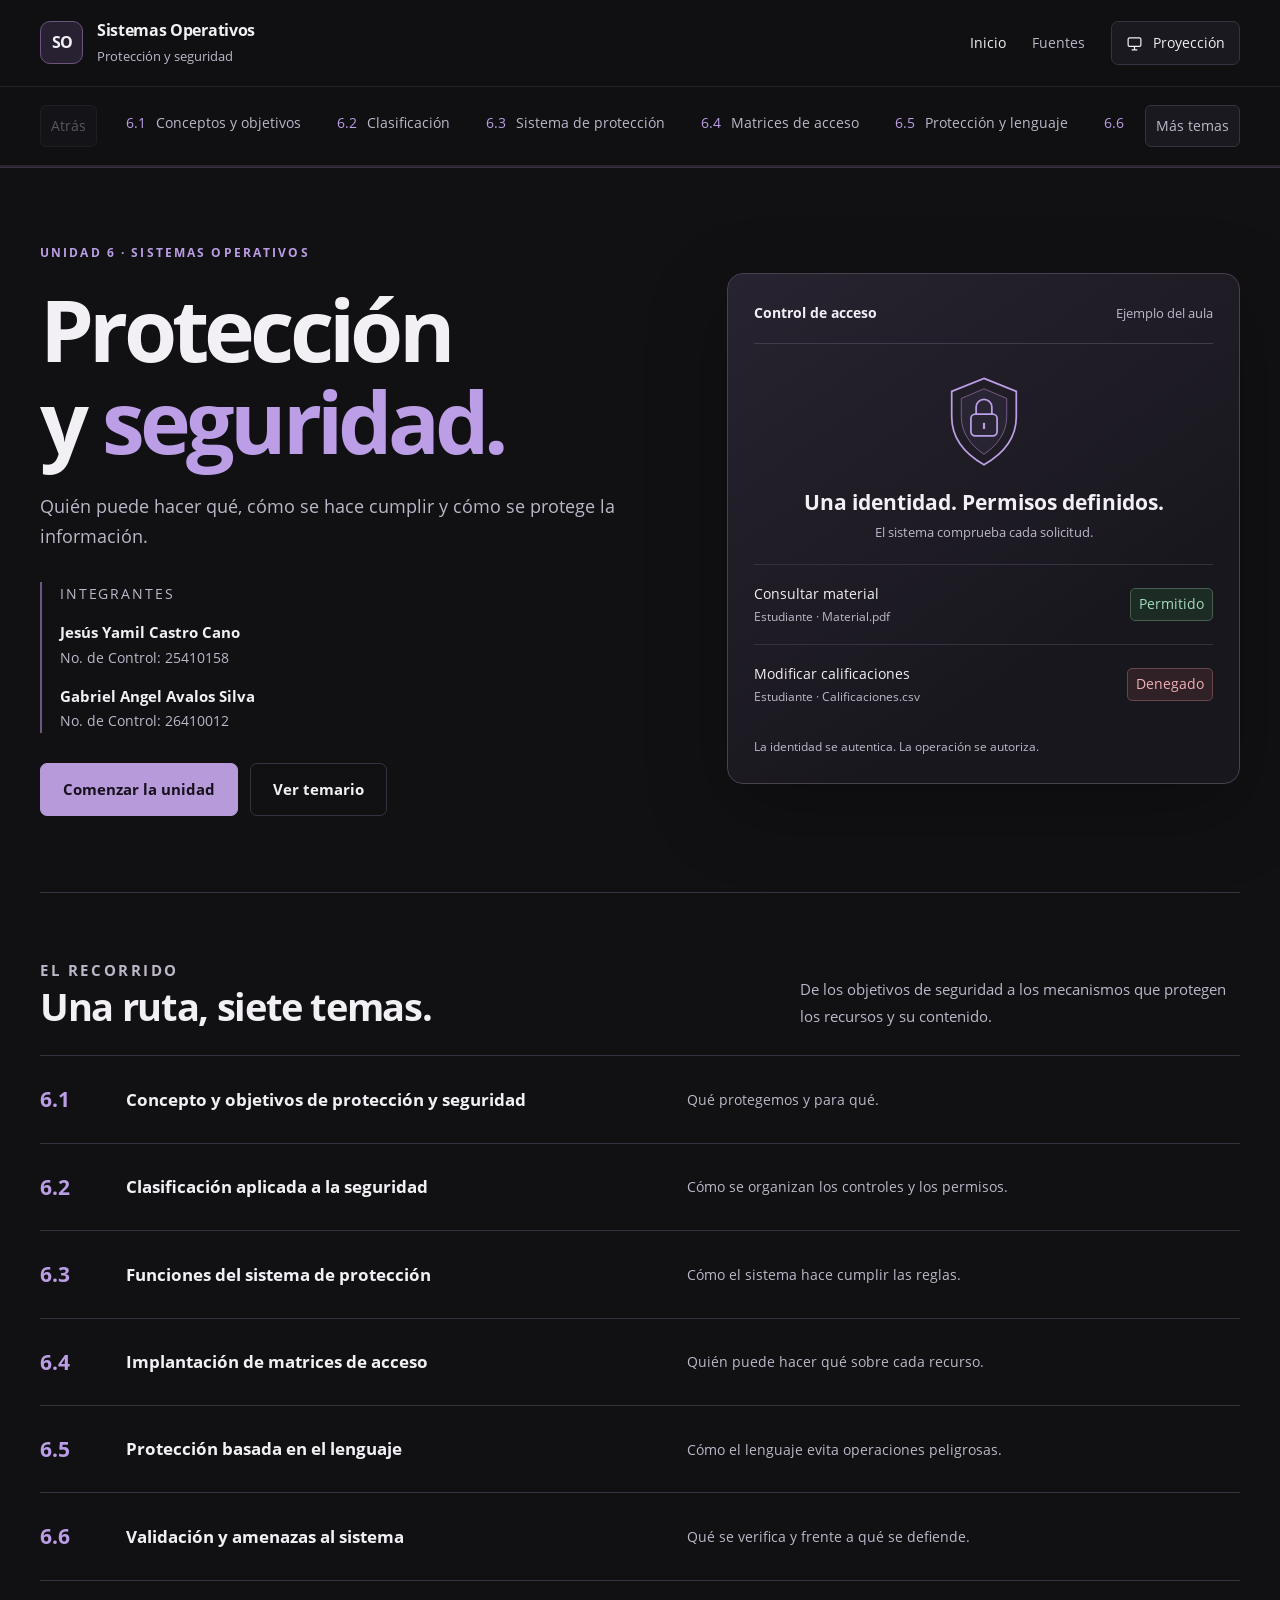
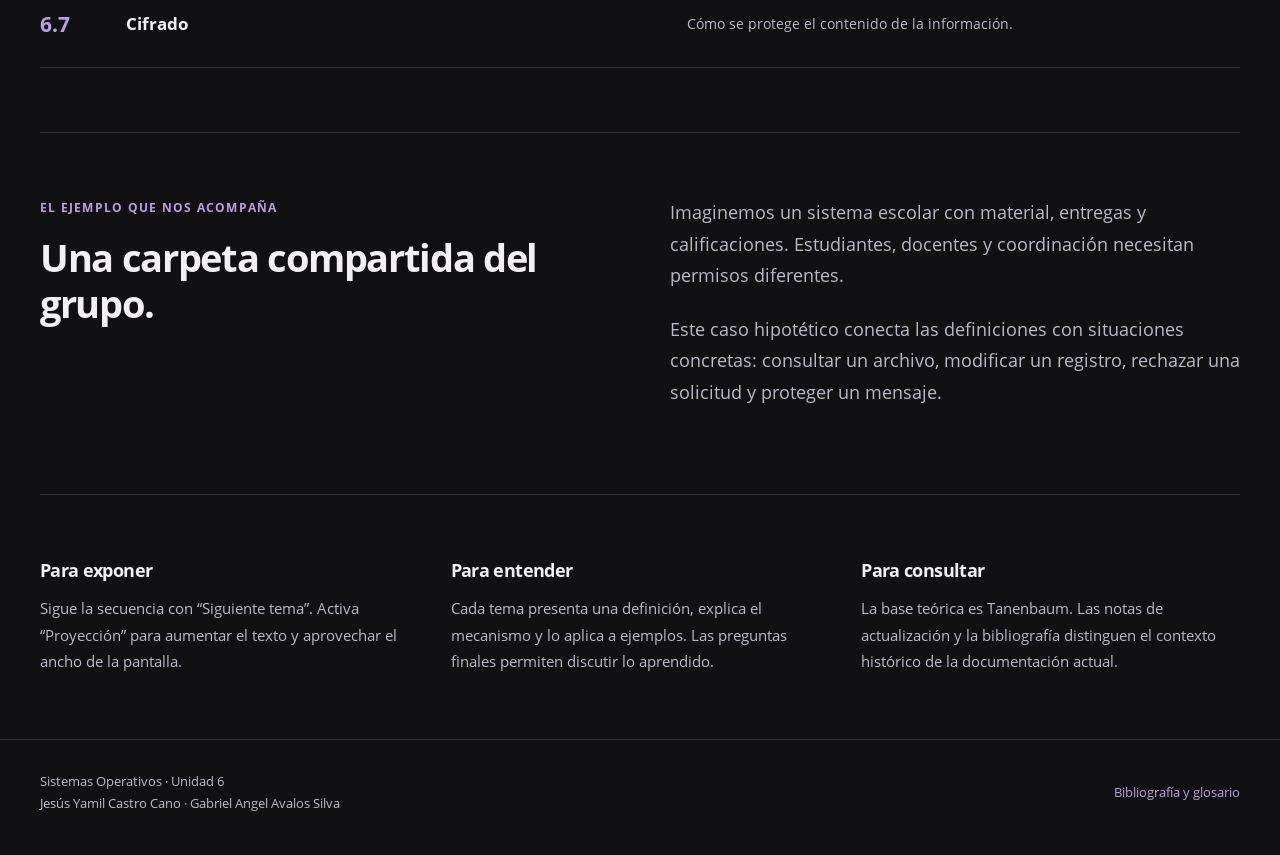
<file: index.html>
<!doctype html>
<html lang="es">
<head>
 <meta charset="utf-8">
 <meta name="viewport" content="width=device-width, initial-scale=1">
 <meta name="theme-color" content="#111114">
 <meta name="description" content="Protección y seguridad. Material de la Unidad 6 de Sistemas Operativos: definiciones, explicaciones y ejemplos para clase.">
 <title>Protección y seguridad · Sistemas Operativos</title>
 <link rel="icon" href="assets/favicon.svg" type="image/svg+xml">
 <link rel="stylesheet" href="assets/styles.css">
 <script src="assets/site.js" defer></script>
</head>
<body>

<a class="skip" href="#contenido">Saltar al contenido</a>
<header class="site-top">
 <div class="shell header-row">
  <a class="brand" href="index.html" aria-label="Sistemas Operativos, inicio">
   <span class="brand-mark" aria-hidden="true">SO</span>
   <span><strong>Sistemas Operativos</strong><small>Protección y seguridad</small></span>
  </a>
  <nav class="header-links" aria-label="Navegación principal">
   <a href="index.html" aria-current="page">Inicio</a>
   <a href="fuentes.html">Fuentes</a>
   <button type="button" class="projection-toggle" data-projection aria-pressed="false" title="Aumentar el tamaño del texto para exponer">
    <svg viewBox="0 0 24 24" fill="none" stroke="currentColor" stroke-width="1.7" aria-hidden="true"><rect x="3" y="4" width="18" height="12" rx="2"/><path d="M12 16v5m-4 0h8"/></svg>
    <span>Proyección</span>
   </button>
  </nav>
 </div>
 <nav class="topic-bar" aria-label="Temas de la unidad">
  <div class="shell topic-bar-inner">
   <button type="button" class="carousel-control" data-carousel-back aria-label="Mostrar temas anteriores">Atrás</button>
   <div class="topic-carousel" tabindex="0" aria-label="Carrusel de temas, desplazamiento horizontal"><a class="topic-tab" href="temas/6-1-conceptos.html"><span>6.1</span>Conceptos y objetivos</a><a class="topic-tab" href="temas/6-2-clasificacion.html"><span>6.2</span>Clasificación</a><a class="topic-tab" href="temas/6-3-funciones.html"><span>6.3</span>Sistema de protección</a><a class="topic-tab" href="temas/6-4-matrices.html"><span>6.4</span>Matrices de acceso</a><a class="topic-tab" href="temas/6-5-lenguaje.html"><span>6.5</span>Protección y lenguaje</a><a class="topic-tab" href="temas/6-6-amenazas.html"><span>6.6</span>Validación y amenazas</a><a class="topic-tab" href="temas/6-7-cifrado.html"><span>6.7</span>Cifrado</a></div>
   <button type="button" class="carousel-control" data-carousel-next aria-label="Mostrar más temas">Más temas</button>
  </div>
 </nav>
 <div class="progress-line" aria-hidden="true"><div data-reading-progress></div></div>
</header>

<main id="contenido" class="shell">
 <section class="home-hero" aria-labelledby="titulo-principal">
  <div>
   <p class="eyebrow">Unidad 6 · Sistemas Operativos</p>
   <h1 id="titulo-principal">Protección<br>y <span class="accent">seguridad.</span></h1>
   <p class="intro">Quién puede hacer qué, cómo se hace cumplir y cómo se protege la información.</p>
   <div class="credits"><p class="credits-label">Integrantes</p><p><strong>Jesús Yamil Castro Cano</strong><span>No. de Control: 25410158</span></p><p><strong>Gabriel Angel Avalos Silva</strong><span>No. de Control: 26410012</span></p></div>
   <div class="button-row"><a class="button" href="temas/6-1-conceptos.html">Comenzar la unidad</a><a class="button secondary" href="#temario">Ver temario</a></div>
  </div>
  <div class="security-visual" role="img" aria-label="Ejemplo de control de acceso: un estudiante puede consultar material, pero no modificar el archivo de calificaciones.">
   <div class="visual-top"><strong>Control de acceso</strong><span>Ejemplo del aula</span></div>
   <div class="visual-core">
    <svg class="shield" viewBox="0 0 96 110" fill="none" aria-hidden="true"><path d="M48 5 85 20v29c0 26-16 43-37 55C27 92 11 75 11 49V20L48 5Z" stroke="currentColor" stroke-width="2"/><path d="M48 17 74 28v21c0 18-10 32-26 43-16-11-26-25-26-43V28L48 17Z" fill="#bb9ee510" stroke="#806594"/><rect x="33" y="46" width="30" height="25" rx="5" stroke="currentColor" stroke-width="2"/><path d="M39 46v-8a9 9 0 0 1 18 0v8" stroke="currentColor" stroke-width="2"/><path d="M48 56v7" stroke="currentColor" stroke-width="2.5"/></svg>
    <strong>Una identidad. Permisos definidos.</strong><span>El sistema comprueba cada solicitud.</span>
   </div>
   <div class="request-row"><div>Consultar material<small>Estudiante · Material.pdf</small></div><span class="permission">Permitido</span></div>
   <div class="request-row"><div>Modificar calificaciones<small>Estudiante · Calificaciones.csv</small></div><span class="permission denied">Denegado</span></div>
   <p class="visual-foot">La identidad se autentica. La operación se autoriza.</p>
  </div>
 </section>
 <section id="temario" class="section-rule" aria-labelledby="titulo-temario">
  <div class="section-heading"><div><p class="eyebrow">El recorrido</p><h2 id="titulo-temario">Una ruta, siete temas.</h2></div><p>De los objetivos de seguridad a los mecanismos que protegen los recursos y su contenido.</p></div>
  <div class="curriculum"><a class="curriculum-link" href="temas/6-1-conceptos.html"><span class="topic-no">6.1</span><strong>Concepto y objetivos de protección y seguridad</strong><span class="description">Qué protegemos y para qué.</span></a><a class="curriculum-link" href="temas/6-2-clasificacion.html"><span class="topic-no">6.2</span><strong>Clasificación aplicada a la seguridad</strong><span class="description">Cómo se organizan los controles y los permisos.</span></a><a class="curriculum-link" href="temas/6-3-funciones.html"><span class="topic-no">6.3</span><strong>Funciones del sistema de protección</strong><span class="description">Cómo el sistema hace cumplir las reglas.</span></a><a class="curriculum-link" href="temas/6-4-matrices.html"><span class="topic-no">6.4</span><strong>Implantación de matrices de acceso</strong><span class="description">Quién puede hacer qué sobre cada recurso.</span></a><a class="curriculum-link" href="temas/6-5-lenguaje.html"><span class="topic-no">6.5</span><strong>Protección basada en el lenguaje</strong><span class="description">Cómo el lenguaje evita operaciones peligrosas.</span></a><a class="curriculum-link" href="temas/6-6-amenazas.html"><span class="topic-no">6.6</span><strong>Validación y amenazas al sistema</strong><span class="description">Qué se verifica y frente a qué se defiende.</span></a><a class="curriculum-link" href="temas/6-7-cifrado.html"><span class="topic-no">6.7</span><strong>Cifrado</strong><span class="description">Cómo se protege el contenido de la información.</span></a></div>
 </section>
 <section class="section-rule context-split" aria-labelledby="titulo-caso">
  <div><span class="case-label">El ejemplo que nos acompaña</span><h2 id="titulo-caso">Una carpeta compartida del grupo.</h2></div>
  <div><p>Imaginemos un sistema escolar con material, entregas y calificaciones. Estudiantes, docentes y coordinación necesitan permisos diferentes.</p><p>Este caso hipotético conecta las definiciones con situaciones concretas: consultar un archivo, modificar un registro, rechazar una solicitud y proteger un mensaje.</p></div>
 </section>
 <section class="section-rule home-notes" aria-label="Cómo usar este material">
  <div><h3>Para exponer</h3><p>Sigue la secuencia con “Siguiente tema”. Activa “Proyección” para aumentar el texto y aprovechar el ancho de la pantalla.</p></div>
  <div><h3>Para entender</h3><p>Cada tema presenta una definición, explica el mecanismo y lo aplica a ejemplos. Las preguntas finales permiten discutir lo aprendido.</p></div>
  <div><h3>Para consultar</h3><p>La base teórica es Tanenbaum. Las notas de actualización y la bibliografía distinguen el contexto histórico de la documentación actual.</p></div>
 </section>
</main>
<footer class="site-footer"><div class="shell footer-inner">
<p>Sistemas Operativos · Unidad 6<br>Jesús Yamil Castro Cano · Gabriel Angel Avalos Silva</p>
<a href="fuentes.html">Bibliografía y glosario</a>
</div></footer>
</body>
</html>
</file>
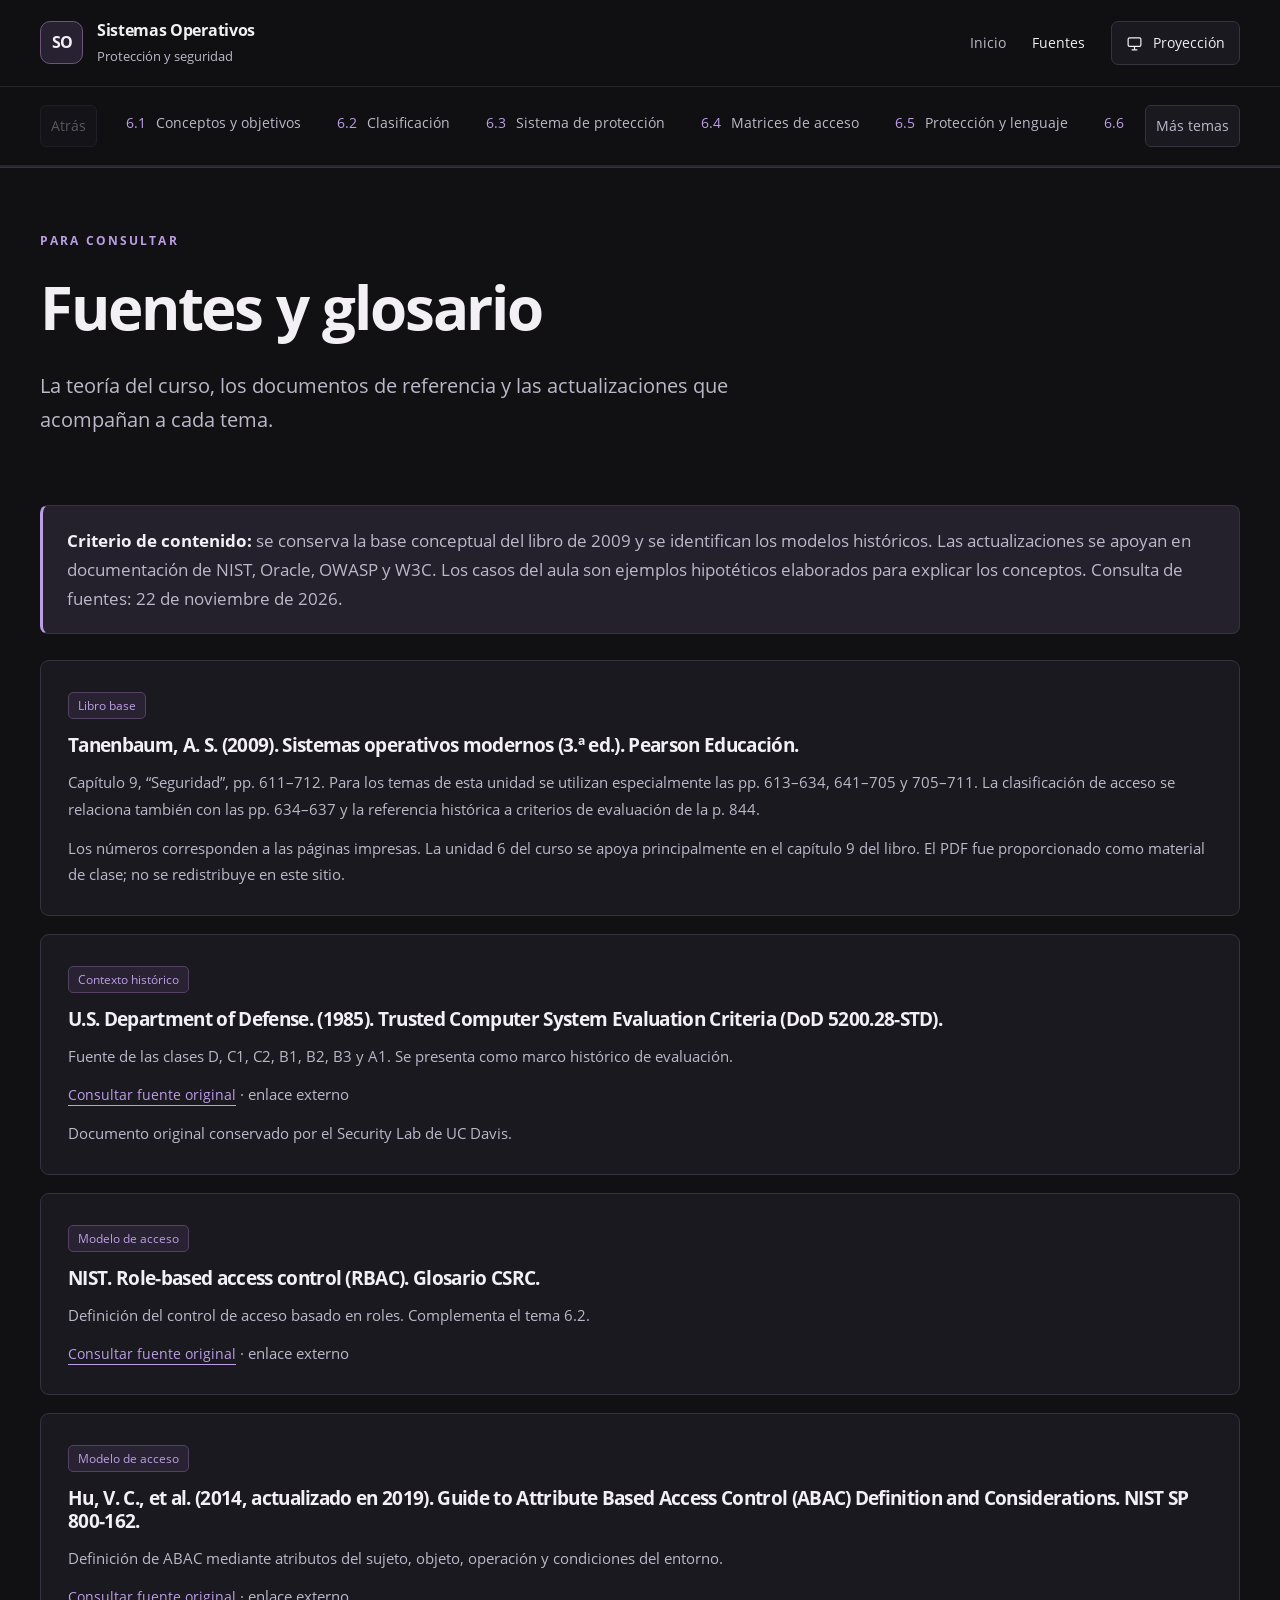
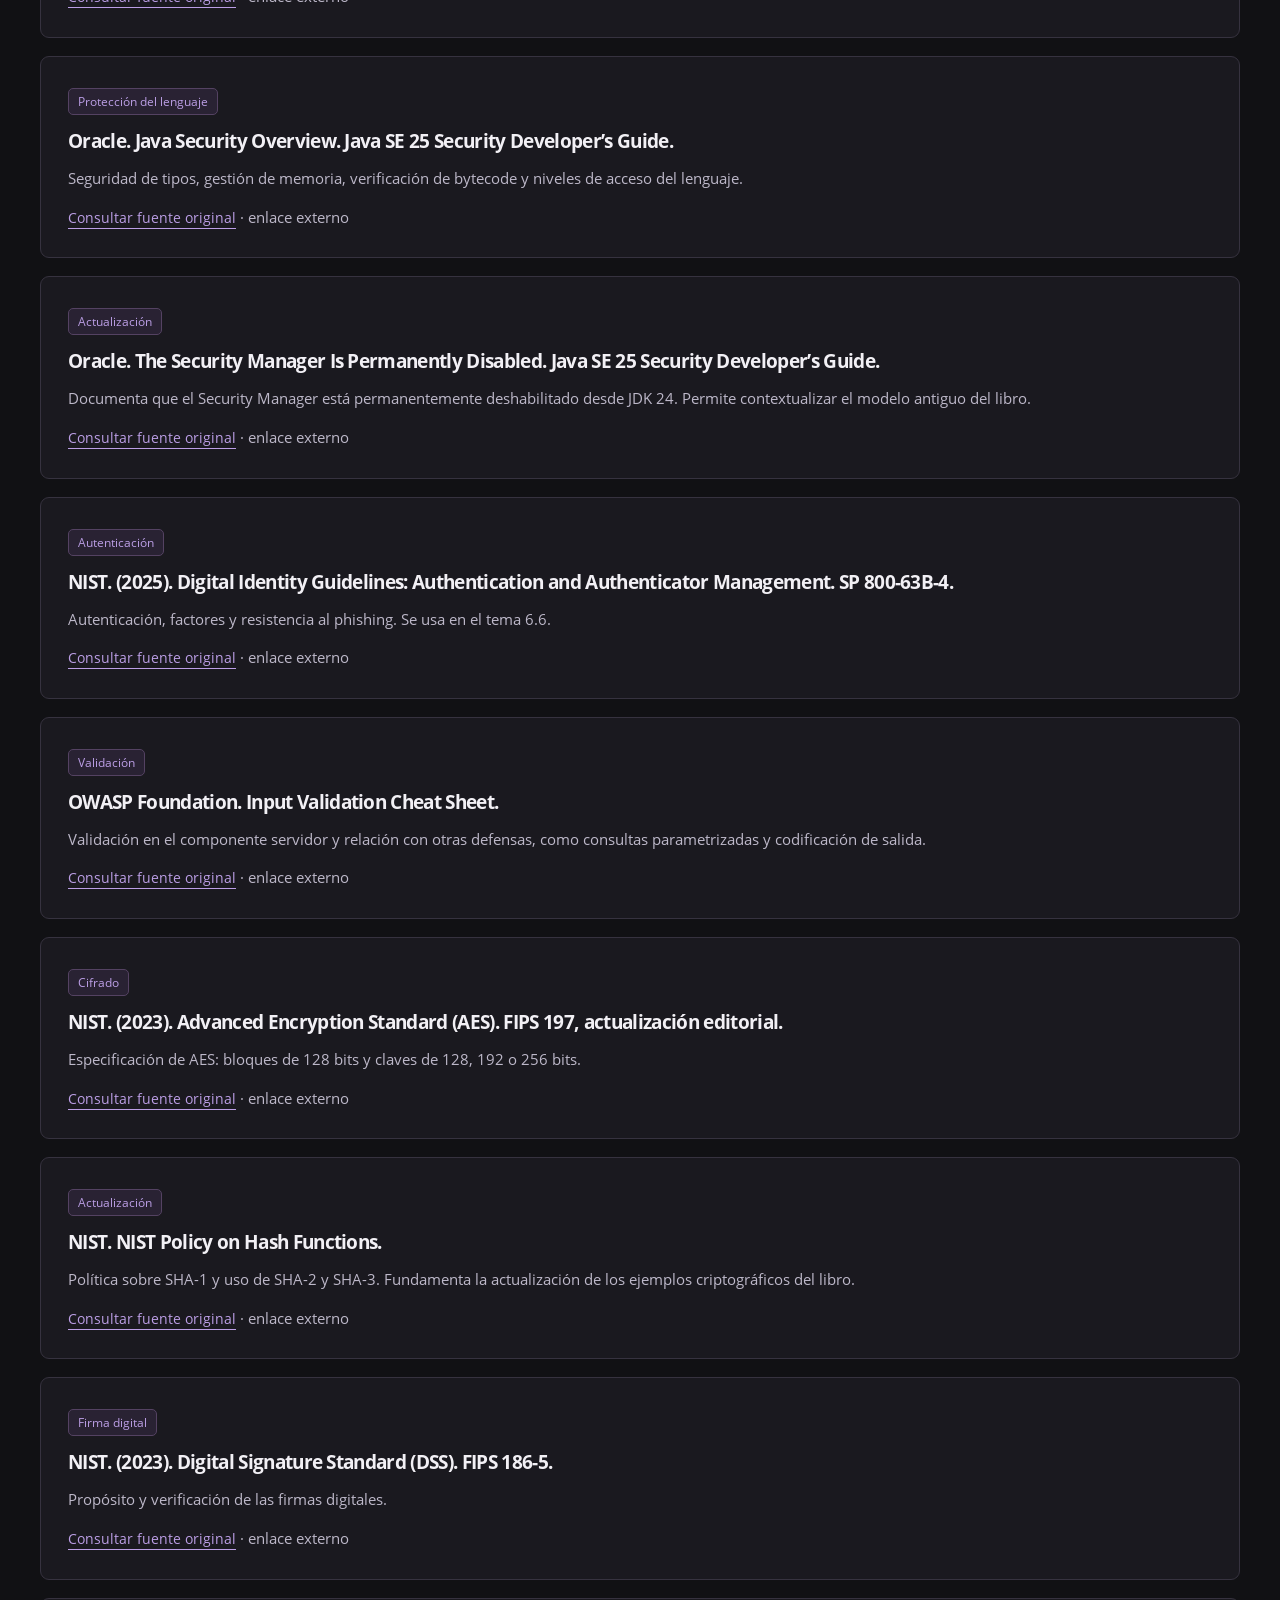
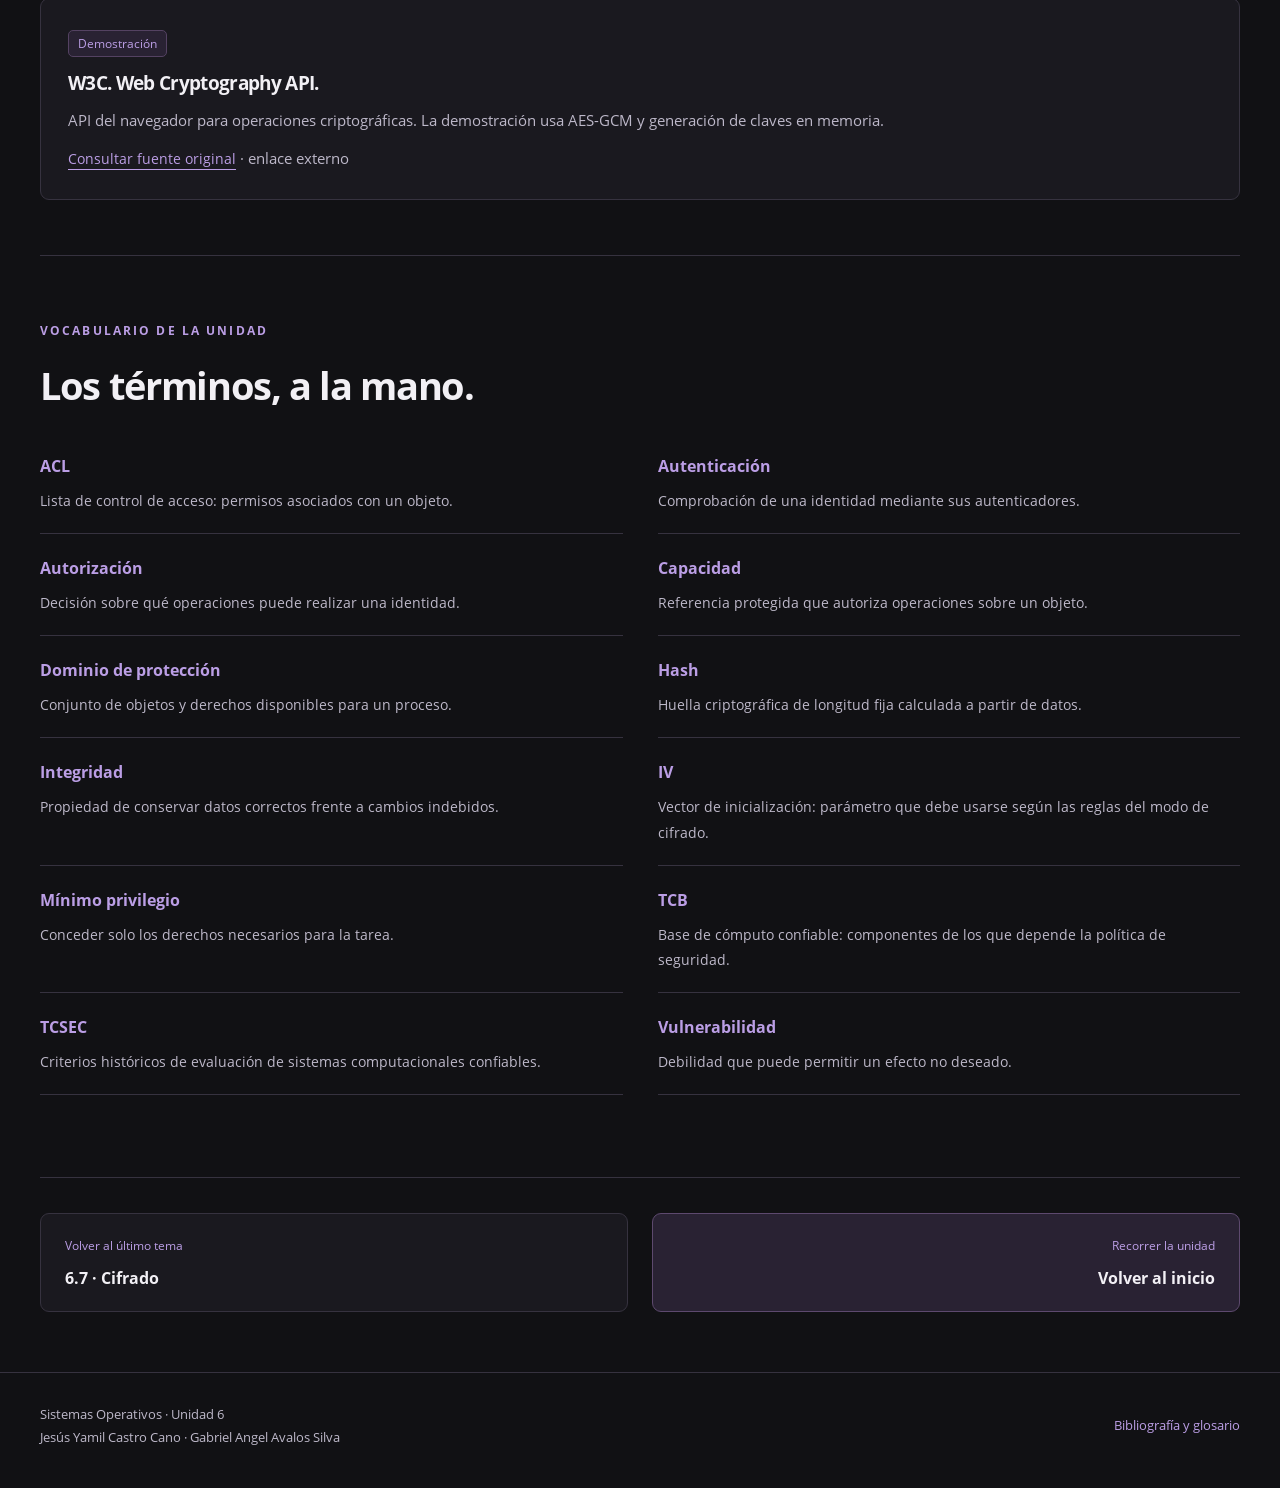
<file: fuentes.html>
<!doctype html>
<html lang="es">
<head>
 <meta charset="utf-8">
 <meta name="viewport" content="width=device-width, initial-scale=1">
 <meta name="theme-color" content="#111114">
 <meta name="description" content="Fuentes y glosario. Material de la Unidad 6 de Sistemas Operativos: definiciones, explicaciones y ejemplos para clase.">
 <title>Fuentes y glosario · Sistemas Operativos</title>
 <link rel="icon" href="assets/favicon.svg" type="image/svg+xml">
 <link rel="stylesheet" href="assets/styles.css">
 <script src="assets/site.js" defer></script>
</head>
<body>

<a class="skip" href="#contenido">Saltar al contenido</a>
<header class="site-top">
 <div class="shell header-row">
  <a class="brand" href="index.html" aria-label="Sistemas Operativos, inicio">
   <span class="brand-mark" aria-hidden="true">SO</span>
   <span><strong>Sistemas Operativos</strong><small>Protección y seguridad</small></span>
  </a>
  <nav class="header-links" aria-label="Navegación principal">
   <a href="index.html">Inicio</a>
   <a href="fuentes.html" aria-current="page">Fuentes</a>
   <button type="button" class="projection-toggle" data-projection aria-pressed="false" title="Aumentar el tamaño del texto para exponer">
    <svg viewBox="0 0 24 24" fill="none" stroke="currentColor" stroke-width="1.7" aria-hidden="true"><rect x="3" y="4" width="18" height="12" rx="2"/><path d="M12 16v5m-4 0h8"/></svg>
    <span>Proyección</span>
   </button>
  </nav>
 </div>
 <nav class="topic-bar" aria-label="Temas de la unidad">
  <div class="shell topic-bar-inner">
   <button type="button" class="carousel-control" data-carousel-back aria-label="Mostrar temas anteriores">Atrás</button>
   <div class="topic-carousel" tabindex="0" aria-label="Carrusel de temas, desplazamiento horizontal"><a class="topic-tab" href="temas/6-1-conceptos.html"><span>6.1</span>Conceptos y objetivos</a><a class="topic-tab" href="temas/6-2-clasificacion.html"><span>6.2</span>Clasificación</a><a class="topic-tab" href="temas/6-3-funciones.html"><span>6.3</span>Sistema de protección</a><a class="topic-tab" href="temas/6-4-matrices.html"><span>6.4</span>Matrices de acceso</a><a class="topic-tab" href="temas/6-5-lenguaje.html"><span>6.5</span>Protección y lenguaje</a><a class="topic-tab" href="temas/6-6-amenazas.html"><span>6.6</span>Validación y amenazas</a><a class="topic-tab" href="temas/6-7-cifrado.html"><span>6.7</span>Cifrado</a></div>
   <button type="button" class="carousel-control" data-carousel-next aria-label="Mostrar más temas">Más temas</button>
  </div>
 </nav>
 <div class="progress-line" aria-hidden="true"><div data-reading-progress></div></div>
</header>
<main id="contenido" class="shell"><div class="page-hero"><p class="eyebrow">Para consultar</p><h1>Fuentes y glosario</h1><p class="intro">La teoría del curso, los documentos de referencia y las actualizaciones que acompañan a cada tema.</p></div><div class="note update"><strong>Criterio de contenido:</strong> se conserva la base conceptual del libro de 2009 y se identifican los modelos históricos. Las actualizaciones se apoyan en documentación de NIST, Oracle, OWASP y W3C. Los casos del aula son ejemplos hipotéticos elaborados para explicar los conceptos. Consulta de fuentes: 22 de noviembre de 2026.</div><div class="source-list"><section class="source-item" id="tanenbaum"><span class="tag">Libro base</span><h2>Tanenbaum, A. S. (2009). Sistemas operativos modernos (3.ª ed.). Pearson Educación.</h2><p>Capítulo 9, “Seguridad”, pp. 611–712. Para los temas de esta unidad se utilizan especialmente las pp. 613–634, 641–705 y 705–711. La clasificación de acceso se relaciona también con las pp. 634–637 y la referencia histórica a criterios de evaluación de la p. 844.</p><p>Los números corresponden a las páginas impresas. La unidad 6 del curso se apoya principalmente en el capítulo 9 del libro. El PDF fue proporcionado como material de clase; no se redistribuye en este sitio.</p></section><section class="source-item" id="tcsec"><span class="tag">Contexto histórico</span><h2>U.S. Department of Defense. (1985). Trusted Computer System Evaluation Criteria (DoD 5200.28-STD).</h2><p>Fuente de las clases D, C1, C2, B1, B2, B3 y A1. Se presenta como marco histórico de evaluación.</p><p><a href="https://seclab.cs.ucdavis.edu/projects/history/papers/dod85.pdf" target="_blank" rel="noopener noreferrer">Consultar fuente original</a> · enlace externo</p><p>Documento original conservado por el Security Lab de UC Davis.</p></section><section class="source-item" id="nist-rbac"><span class="tag">Modelo de acceso</span><h2>NIST. Role-based access control (RBAC). Glosario CSRC.</h2><p>Definición del control de acceso basado en roles. Complementa el tema 6.2.</p><p><a href="https://csrc.nist.gov/glossary/term/role_based_access_control" target="_blank" rel="noopener noreferrer">Consultar fuente original</a> · enlace externo</p></section><section class="source-item" id="nist-abac"><span class="tag">Modelo de acceso</span><h2>Hu, V. C., et al. (2014, actualizado en 2019). Guide to Attribute Based Access Control (ABAC) Definition and Considerations. NIST SP 800-162.</h2><p>Definición de ABAC mediante atributos del sujeto, objeto, operación y condiciones del entorno.</p><p><a href="https://csrc.nist.gov/pubs/sp/800/162/upd2/final" target="_blank" rel="noopener noreferrer">Consultar fuente original</a> · enlace externo</p></section><section class="source-item" id="java-overview"><span class="tag">Protección del lenguaje</span><h2>Oracle. Java Security Overview. Java SE 25 Security Developer’s Guide.</h2><p>Seguridad de tipos, gestión de memoria, verificación de bytecode y niveles de acceso del lenguaje.</p><p><a href="https://docs.oracle.com/en/java/javase/25/security/java-security-overview1.html" target="_blank" rel="noopener noreferrer">Consultar fuente original</a> · enlace externo</p></section><section class="source-item" id="java-manager"><span class="tag">Actualización</span><h2>Oracle. The Security Manager Is Permanently Disabled. Java SE 25 Security Developer’s Guide.</h2><p>Documenta que el Security Manager está permanentemente deshabilitado desde JDK 24. Permite contextualizar el modelo antiguo del libro.</p><p><a href="https://docs.oracle.com/en/java/javase/25/security/security-manager-is-permanently-disabled.html" target="_blank" rel="noopener noreferrer">Consultar fuente original</a> · enlace externo</p></section><section class="source-item" id="nist-auth"><span class="tag">Autenticación</span><h2>NIST. (2025). Digital Identity Guidelines: Authentication and Authenticator Management. SP 800-63B-4.</h2><p>Autenticación, factores y resistencia al phishing. Se usa en el tema 6.6.</p><p><a href="https://pages.nist.gov/800-63-4/sp800-63b.html" target="_blank" rel="noopener noreferrer">Consultar fuente original</a> · enlace externo</p></section><section class="source-item" id="owasp-validation"><span class="tag">Validación</span><h2>OWASP Foundation. Input Validation Cheat Sheet.</h2><p>Validación en el componente servidor y relación con otras defensas, como consultas parametrizadas y codificación de salida.</p><p><a href="https://cheatsheetseries.owasp.org/cheatsheets/Input_Validation_Cheat_Sheet.html" target="_blank" rel="noopener noreferrer">Consultar fuente original</a> · enlace externo</p></section><section class="source-item" id="nist-aes"><span class="tag">Cifrado</span><h2>NIST. (2023). Advanced Encryption Standard (AES). FIPS 197, actualización editorial.</h2><p>Especificación de AES: bloques de 128 bits y claves de 128, 192 o 256 bits.</p><p><a href="https://csrc.nist.gov/pubs/fips/197/final" target="_blank" rel="noopener noreferrer">Consultar fuente original</a> · enlace externo</p></section><section class="source-item" id="nist-hash"><span class="tag">Actualización</span><h2>NIST. NIST Policy on Hash Functions.</h2><p>Política sobre SHA-1 y uso de SHA-2 y SHA-3. Fundamenta la actualización de los ejemplos criptográficos del libro.</p><p><a href="https://csrc.nist.gov/Projects/Hash-Functions/NIST-Policy-on-Hash-Functions" target="_blank" rel="noopener noreferrer">Consultar fuente original</a> · enlace externo</p></section><section class="source-item" id="nist-signature"><span class="tag">Firma digital</span><h2>NIST. (2023). Digital Signature Standard (DSS). FIPS 186-5.</h2><p>Propósito y verificación de las firmas digitales.</p><p><a href="https://csrc.nist.gov/pubs/fips/186-5/final" target="_blank" rel="noopener noreferrer">Consultar fuente original</a> · enlace externo</p></section><section class="source-item" id="webcrypto"><span class="tag">Demostración</span><h2>W3C. Web Cryptography API.</h2><p>API del navegador para operaciones criptográficas. La demostración usa AES-GCM y generación de claves en memoria.</p><p><a href="https://www.w3.org/TR/WebCryptoAPI/" target="_blank" rel="noopener noreferrer">Consultar fuente original</a> · enlace externo</p></section></div><section class="section-rule" id="glosario"><p class="eyebrow">Vocabulario de la unidad</p><h2>Los términos, a la mano.</h2><dl class="glossary"><div><dt>ACL</dt><dd>Lista de control de acceso: permisos asociados con un objeto.</dd></div><div><dt>Autenticación</dt><dd>Comprobación de una identidad mediante sus autenticadores.</dd></div><div><dt>Autorización</dt><dd>Decisión sobre qué operaciones puede realizar una identidad.</dd></div><div><dt>Capacidad</dt><dd>Referencia protegida que autoriza operaciones sobre un objeto.</dd></div><div><dt>Dominio de protección</dt><dd>Conjunto de objetos y derechos disponibles para un proceso.</dd></div><div><dt>Hash</dt><dd>Huella criptográfica de longitud fija calculada a partir de datos.</dd></div><div><dt>Integridad</dt><dd>Propiedad de conservar datos correctos frente a cambios indebidos.</dd></div><div><dt>IV</dt><dd>Vector de inicialización: parámetro que debe usarse según las reglas del modo de cifrado.</dd></div><div><dt>Mínimo privilegio</dt><dd>Conceder solo los derechos necesarios para la tarea.</dd></div><div><dt>TCB</dt><dd>Base de cómputo confiable: componentes de los que depende la política de seguridad.</dd></div><div><dt>TCSEC</dt><dd>Criterios históricos de evaluación de sistemas computacionales confiables.</dd></div><div><dt>Vulnerabilidad</dt><dd>Debilidad que puede permitir un efecto no deseado.</dd></div></dl></section><div class="lesson-pagination"><a class="page-link" href="temas/6-7-cifrado.html"><span>Volver al último tema</span><strong>6.7 · Cifrado</strong></a><a class="page-link next" href="index.html"><span>Recorrer la unidad</span><strong>Volver al inicio</strong></a></div></main>
<footer class="site-footer"><div class="shell footer-inner">
<p>Sistemas Operativos · Unidad 6<br>Jesús Yamil Castro Cano · Gabriel Angel Avalos Silva</p>
<a href="fuentes.html">Bibliografía y glosario</a>
</div></footer>
</body>
</html>
</file>
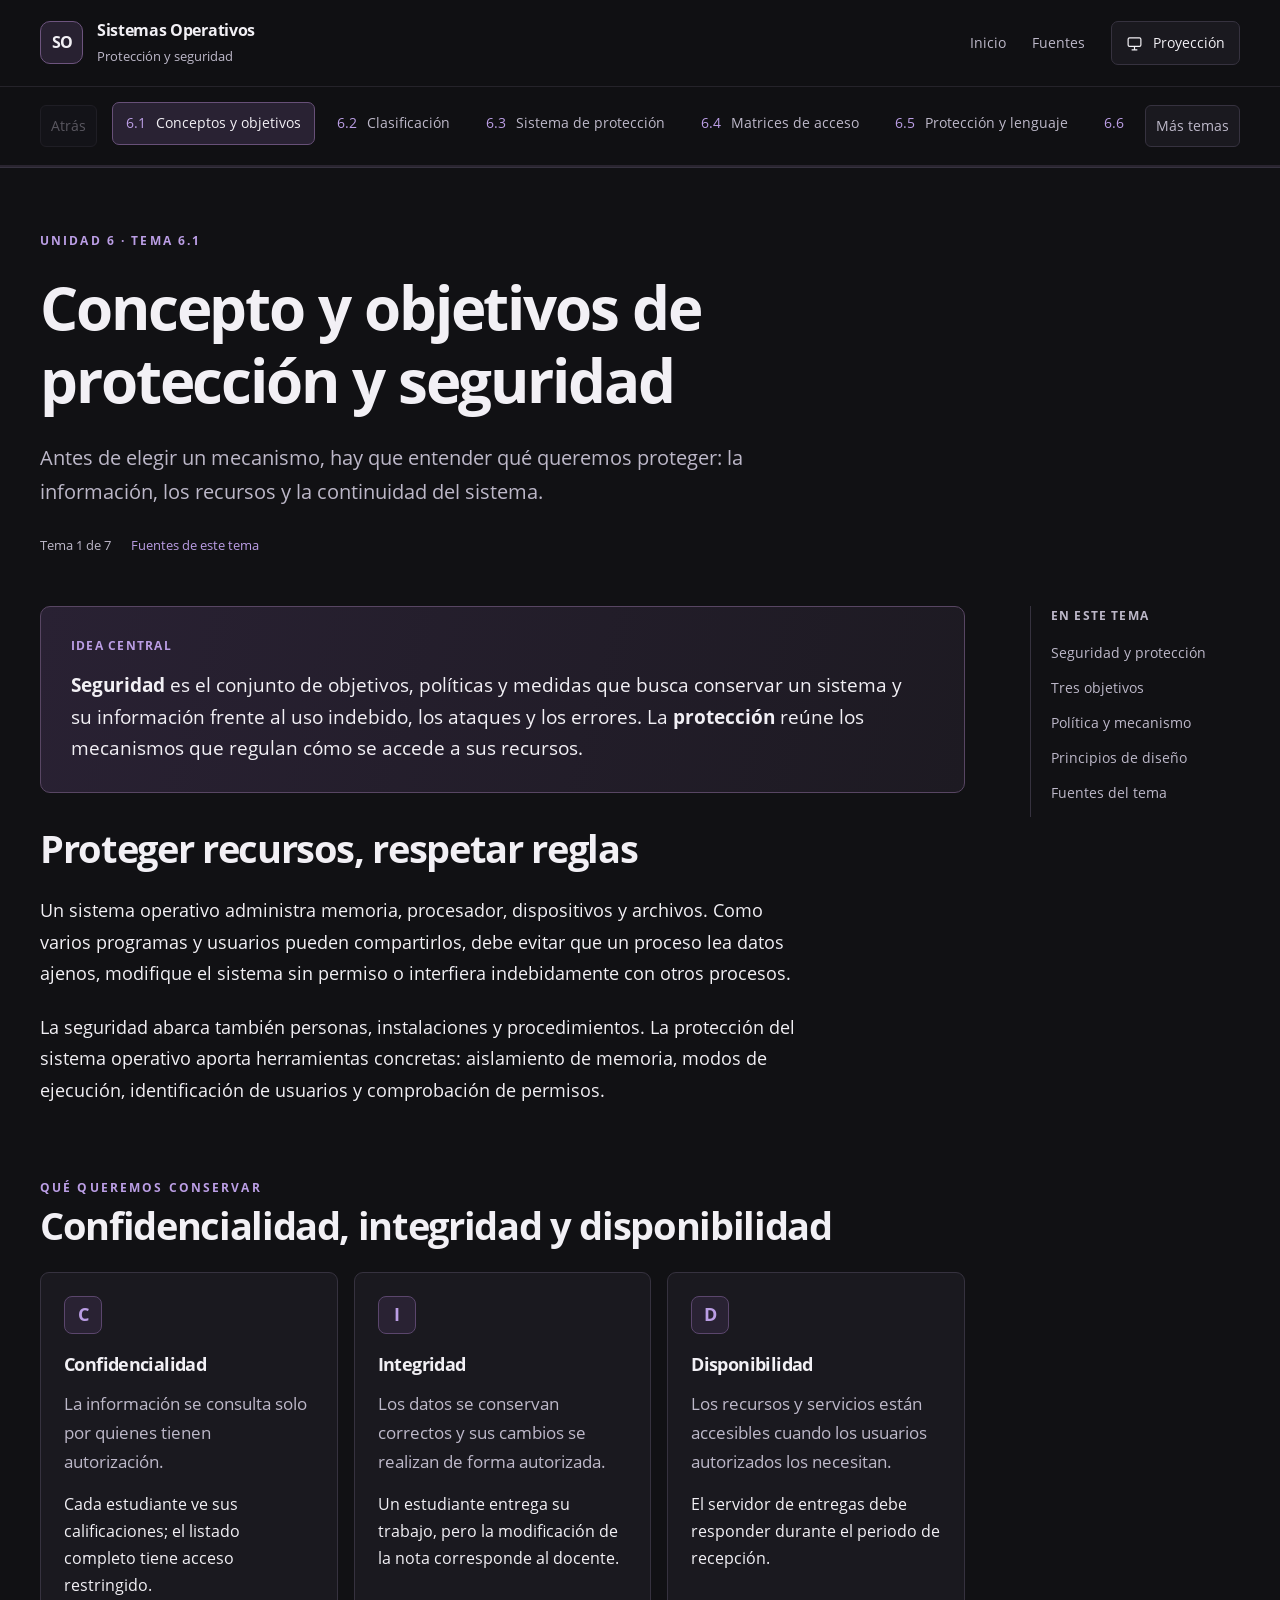
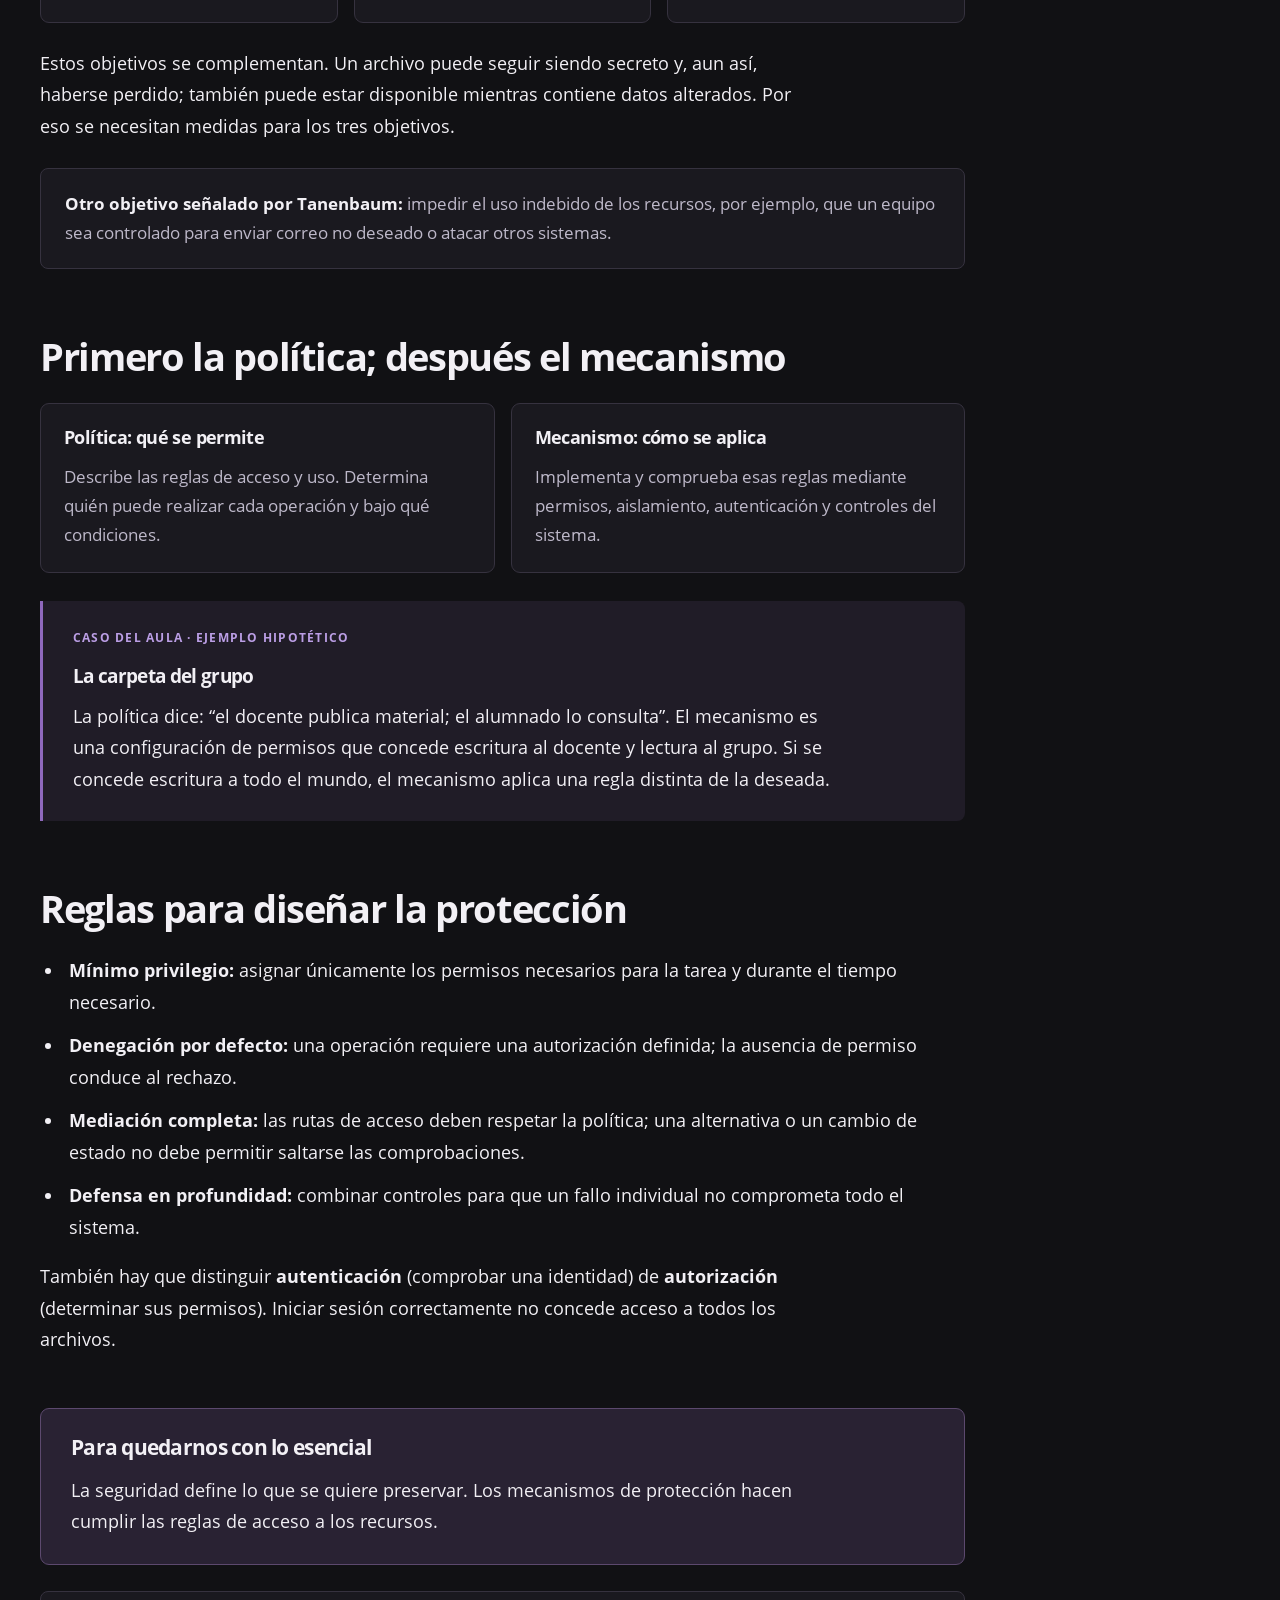
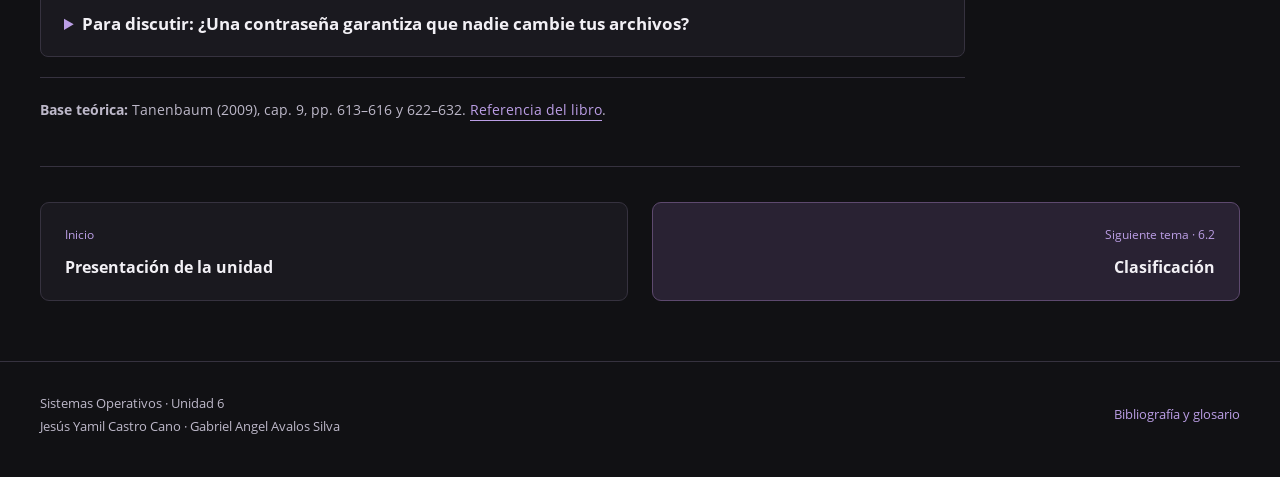
<file: temas/6-1-conceptos.html>
<!doctype html>
<html lang="es">
<head>
 <meta charset="utf-8">
 <meta name="viewport" content="width=device-width, initial-scale=1">
 <meta name="theme-color" content="#111114">
 <meta name="description" content="6.1 · Concepto y objetivos de protección y seguridad. Material de la Unidad 6 de Sistemas Operativos: definiciones, explicaciones y ejemplos para clase.">
 <title>6.1 · Concepto y objetivos de protección y seguridad · Sistemas Operativos</title>
 <link rel="icon" href="../assets/favicon.svg" type="image/svg+xml">
 <link rel="stylesheet" href="../assets/styles.css">
 <script src="../assets/site.js" defer></script>
</head>
<body>

<a class="skip" href="#contenido">Saltar al contenido</a>
<header class="site-top">
 <div class="shell header-row">
  <a class="brand" href="../index.html" aria-label="Sistemas Operativos, inicio">
   <span class="brand-mark" aria-hidden="true">SO</span>
   <span><strong>Sistemas Operativos</strong><small>Protección y seguridad</small></span>
  </a>
  <nav class="header-links" aria-label="Navegación principal">
   <a href="../index.html">Inicio</a>
   <a href="../fuentes.html">Fuentes</a>
   <button type="button" class="projection-toggle" data-projection aria-pressed="false" title="Aumentar el tamaño del texto para exponer">
    <svg viewBox="0 0 24 24" fill="none" stroke="currentColor" stroke-width="1.7" aria-hidden="true"><rect x="3" y="4" width="18" height="12" rx="2"/><path d="M12 16v5m-4 0h8"/></svg>
    <span>Proyección</span>
   </button>
  </nav>
 </div>
 <nav class="topic-bar" aria-label="Temas de la unidad">
  <div class="shell topic-bar-inner">
   <button type="button" class="carousel-control" data-carousel-back aria-label="Mostrar temas anteriores">Atrás</button>
   <div class="topic-carousel" tabindex="0" aria-label="Carrusel de temas, desplazamiento horizontal"><a class="topic-tab" href="../temas/6-1-conceptos.html" aria-current="page"><span>6.1</span>Conceptos y objetivos</a><a class="topic-tab" href="../temas/6-2-clasificacion.html"><span>6.2</span>Clasificación</a><a class="topic-tab" href="../temas/6-3-funciones.html"><span>6.3</span>Sistema de protección</a><a class="topic-tab" href="../temas/6-4-matrices.html"><span>6.4</span>Matrices de acceso</a><a class="topic-tab" href="../temas/6-5-lenguaje.html"><span>6.5</span>Protección y lenguaje</a><a class="topic-tab" href="../temas/6-6-amenazas.html"><span>6.6</span>Validación y amenazas</a><a class="topic-tab" href="../temas/6-7-cifrado.html"><span>6.7</span>Cifrado</a></div>
   <button type="button" class="carousel-control" data-carousel-next aria-label="Mostrar más temas">Más temas</button>
  </div>
 </nav>
 <div class="progress-line" aria-hidden="true"><div data-reading-progress></div></div>
</header>
<main id="contenido" class="shell"><div class="page-hero"><p class="eyebrow">Unidad 6 · Tema 6.1</p><h1>Concepto y objetivos de protección y seguridad</h1><p class="intro">Antes de elegir un mecanismo, hay que entender qué queremos proteger: la información, los recursos y la continuidad del sistema.</p><div class="page-meta"><span>Tema 1 de 7</span><a href="#fuentes-tema">Fuentes de este tema</a></div></div>
<div class="lesson-layout"><article class="lesson" aria-label="Concepto y objetivos de protección y seguridad">
<section id="definicion">
 <div class="definition"><span class="case-label">Idea central</span><p><strong>Seguridad</strong> es el conjunto de objetivos, políticas y medidas que busca conservar un sistema y su información frente al uso indebido, los ataques y los errores. La <strong>protección</strong> reúne los mecanismos que regulan cómo se accede a sus recursos.</p></div>
 <h2 style="margin-top:32px">Proteger recursos, respetar reglas</h2>
 <p>Un sistema operativo administra memoria, procesador, dispositivos y archivos. Como varios programas y usuarios pueden compartirlos, debe evitar que un proceso lea datos ajenos, modifique el sistema sin permiso o interfiera indebidamente con otros procesos.</p>
 <p>La seguridad abarca también personas, instalaciones y procedimientos. La protección del sistema operativo aporta herramientas concretas: aislamiento de memoria, modos de ejecución, identificación de usuarios y comprobación de permisos.</p>
</section>
<section id="objetivos">
 <span class="eyebrow">Qué queremos conservar</span><h2>Confidencialidad, integridad y disponibilidad</h2>
 <div class="cards">
  <div class="concept-card"><span class="letter" aria-hidden="true">C</span><h3>Confidencialidad</h3><p>La información se consulta solo por quienes tienen autorización.</p><p class="example">Cada estudiante ve sus calificaciones; el listado completo tiene acceso restringido.</p></div>
  <div class="concept-card"><span class="letter" aria-hidden="true">I</span><h3>Integridad</h3><p>Los datos se conservan correctos y sus cambios se realizan de forma autorizada.</p><p class="example">Un estudiante entrega su trabajo, pero la modificación de la nota corresponde al docente.</p></div>
  <div class="concept-card"><span class="letter" aria-hidden="true">D</span><h3>Disponibilidad</h3><p>Los recursos y servicios están accesibles cuando los usuarios autorizados los necesitan.</p><p class="example">El servidor de entregas debe responder durante el periodo de recepción.</p></div>
 </div>
 <p style="margin-top:25px">Estos objetivos se complementan. Un archivo puede seguir siendo secreto y, aun así, haberse perdido; también puede estar disponible mientras contiene datos alterados. Por eso se necesitan medidas para los tres objetivos.</p>
 <div class="note"><strong>Otro objetivo señalado por Tanenbaum:</strong> impedir el uso indebido de los recursos, por ejemplo, que un equipo sea controlado para enviar correo no deseado o atacar otros sistemas.</div>
</section>
<section id="politica">
 <h2>Primero la política; después el mecanismo</h2>
 <div class="cards two">
  <div class="concept-card"><h3>Política: qué se permite</h3><p>Describe las reglas de acceso y uso. Determina quién puede realizar cada operación y bajo qué condiciones.</p></div>
  <div class="concept-card"><h3>Mecanismo: cómo se aplica</h3><p>Implementa y comprueba esas reglas mediante permisos, aislamiento, autenticación y controles del sistema.</p></div>
 </div>
 <div class="example-box"><span class="case-label">Caso del aula · ejemplo hipotético</span><h3>La carpeta del grupo</h3><p>La política dice: “el docente publica material; el alumnado lo consulta”. El mecanismo es una configuración de permisos que concede escritura al docente y lectura al grupo. Si se concede escritura a todo el mundo, el mecanismo aplica una regla distinta de la deseada.</p></div>
</section>
<section id="principios">
 <h2>Reglas para diseñar la protección</h2>
 <ul>
  <li><strong>Mínimo privilegio:</strong> asignar únicamente los permisos necesarios para la tarea y durante el tiempo necesario.</li>
  <li><strong>Denegación por defecto:</strong> una operación requiere una autorización definida; la ausencia de permiso conduce al rechazo.</li>
  <li><strong>Mediación completa:</strong> las rutas de acceso deben respetar la política; una alternativa o un cambio de estado no debe permitir saltarse las comprobaciones.</li>
  <li><strong>Defensa en profundidad:</strong> combinar controles para que un fallo individual no comprometa todo el sistema.</li>
 </ul>
 <p>También hay que distinguir <strong>autenticación</strong> (comprobar una identidad) de <strong>autorización</strong> (determinar sus permisos). Iniciar sesión correctamente no concede acceso a todos los archivos.</p>
</section><div class="takeaway"><h2>Para quedarnos con lo esencial</h2><p>La seguridad define lo que se quiere preservar. Los mecanismos de protección hacen cumplir las reglas de acceso a los recursos.</p></div><details><summary>Para discutir: ¿Una contraseña garantiza que nadie cambie tus archivos?</summary><div class="detail-body"><p>Ayuda a autenticar al usuario, pero también hacen falta permisos correctos, protección de la sesión, aislamiento y medidas frente a programas maliciosos.</p></div></details><div class="sources-inline" id="fuentes-tema"><p><strong>Base teórica:</strong> Tanenbaum (2009), cap. 9, pp. 613–616 y 622–632. <a href="../fuentes.html#tanenbaum">Referencia del libro</a>.</p></div></article><aside class="lesson-nav" aria-label="Contenido de este tema"><p>En este tema</p><a href="#definicion">Seguridad y protección</a><a href="#objetivos">Tres objetivos</a><a href="#politica">Política y mecanismo</a><a href="#principios">Principios de diseño</a><a href="#fuentes-tema">Fuentes del tema</a></aside></div><nav class="lesson-pagination" aria-label="Continuar la unidad">
<a class="page-link" href="../index.html"><span>Inicio</span><strong>Presentación de la unidad</strong></a>
<a class="page-link next" href="6-2-clasificacion.html"><span>Siguiente tema · 6.2</span><strong>Clasificación</strong></a></nav></main>
<footer class="site-footer"><div class="shell footer-inner">
<p>Sistemas Operativos · Unidad 6<br>Jesús Yamil Castro Cano · Gabriel Angel Avalos Silva</p>
<a href="../fuentes.html">Bibliografía y glosario</a>
</div></footer>
</body>
</html>
</file>
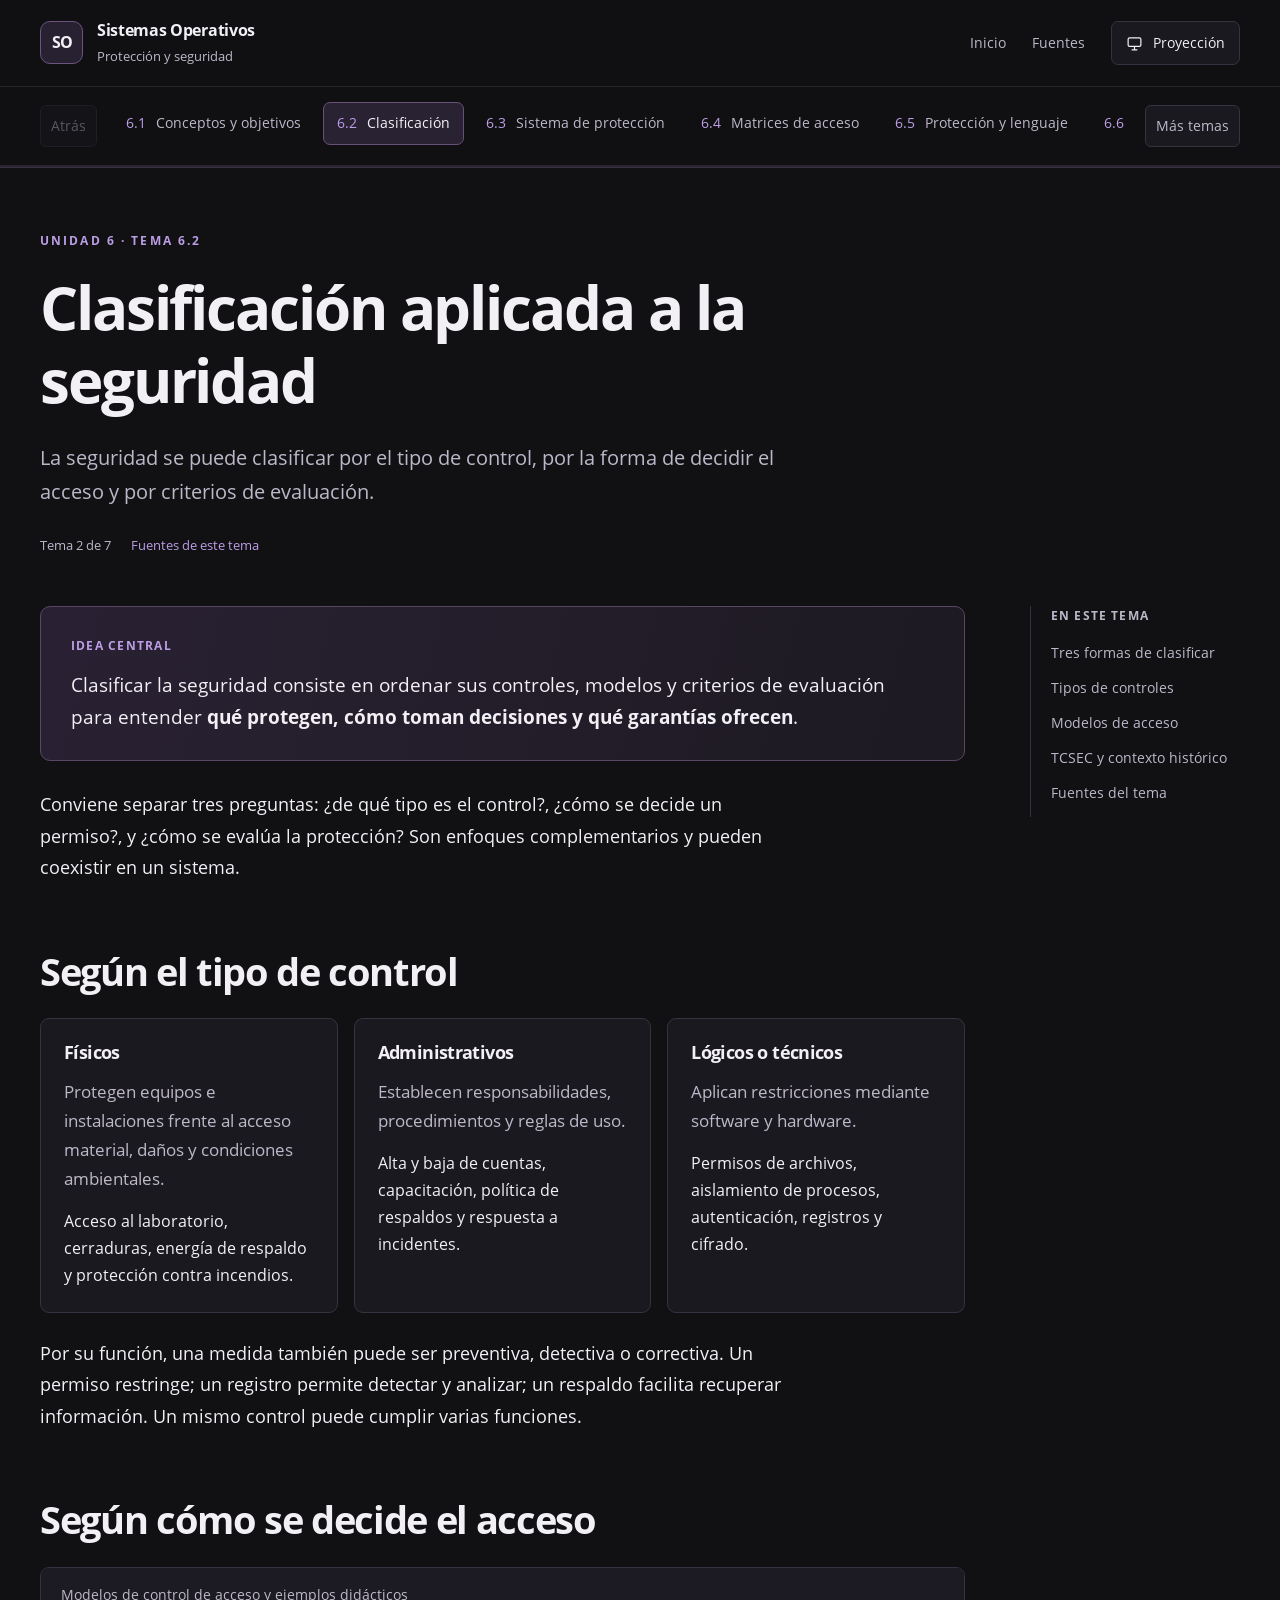
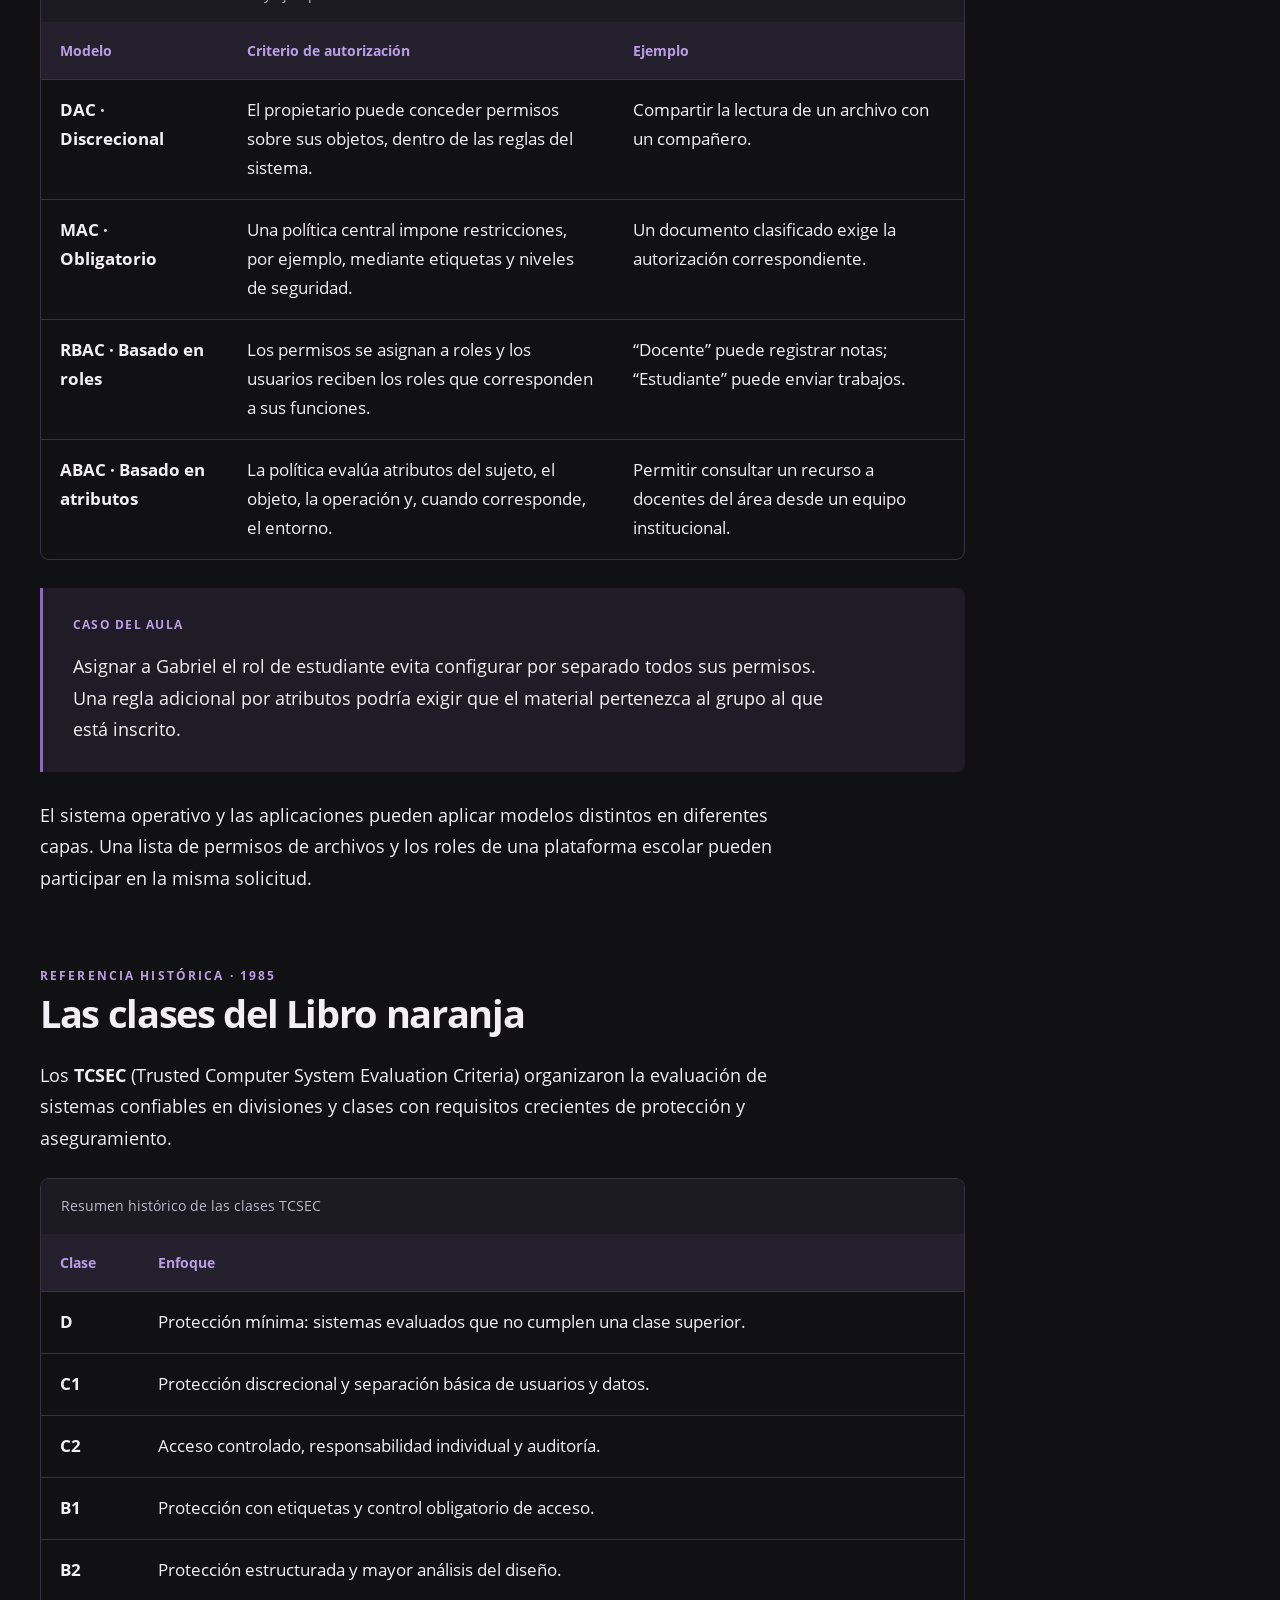
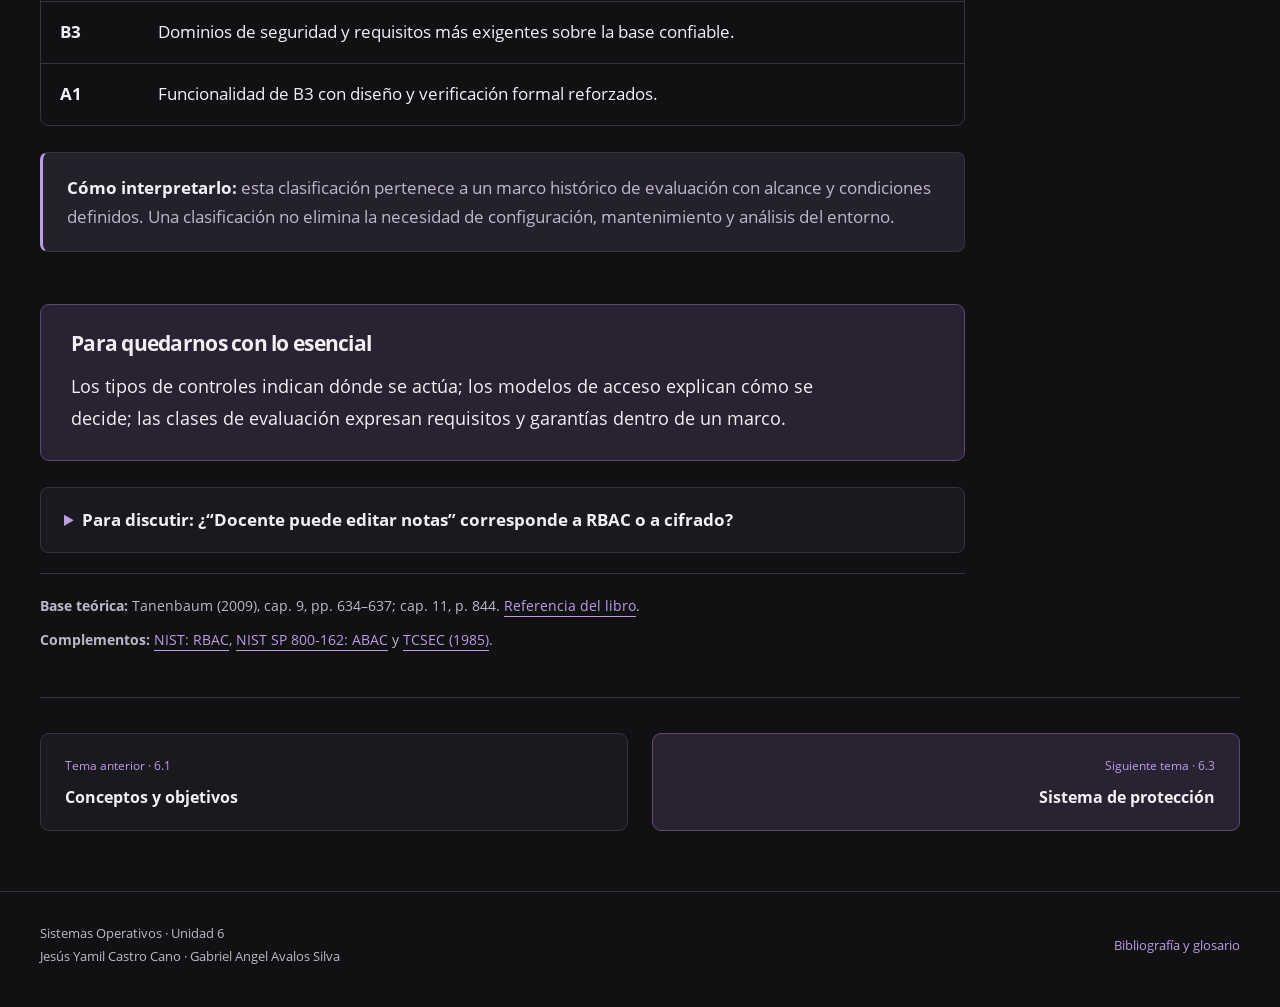
<file: temas/6-2-clasificacion.html>
<!doctype html>
<html lang="es">
<head>
 <meta charset="utf-8">
 <meta name="viewport" content="width=device-width, initial-scale=1">
 <meta name="theme-color" content="#111114">
 <meta name="description" content="6.2 · Clasificación aplicada a la seguridad. Material de la Unidad 6 de Sistemas Operativos: definiciones, explicaciones y ejemplos para clase.">
 <title>6.2 · Clasificación aplicada a la seguridad · Sistemas Operativos</title>
 <link rel="icon" href="../assets/favicon.svg" type="image/svg+xml">
 <link rel="stylesheet" href="../assets/styles.css">
 <script src="../assets/site.js" defer></script>
</head>
<body>

<a class="skip" href="#contenido">Saltar al contenido</a>
<header class="site-top">
 <div class="shell header-row">
  <a class="brand" href="../index.html" aria-label="Sistemas Operativos, inicio">
   <span class="brand-mark" aria-hidden="true">SO</span>
   <span><strong>Sistemas Operativos</strong><small>Protección y seguridad</small></span>
  </a>
  <nav class="header-links" aria-label="Navegación principal">
   <a href="../index.html">Inicio</a>
   <a href="../fuentes.html">Fuentes</a>
   <button type="button" class="projection-toggle" data-projection aria-pressed="false" title="Aumentar el tamaño del texto para exponer">
    <svg viewBox="0 0 24 24" fill="none" stroke="currentColor" stroke-width="1.7" aria-hidden="true"><rect x="3" y="4" width="18" height="12" rx="2"/><path d="M12 16v5m-4 0h8"/></svg>
    <span>Proyección</span>
   </button>
  </nav>
 </div>
 <nav class="topic-bar" aria-label="Temas de la unidad">
  <div class="shell topic-bar-inner">
   <button type="button" class="carousel-control" data-carousel-back aria-label="Mostrar temas anteriores">Atrás</button>
   <div class="topic-carousel" tabindex="0" aria-label="Carrusel de temas, desplazamiento horizontal"><a class="topic-tab" href="../temas/6-1-conceptos.html"><span>6.1</span>Conceptos y objetivos</a><a class="topic-tab" href="../temas/6-2-clasificacion.html" aria-current="page"><span>6.2</span>Clasificación</a><a class="topic-tab" href="../temas/6-3-funciones.html"><span>6.3</span>Sistema de protección</a><a class="topic-tab" href="../temas/6-4-matrices.html"><span>6.4</span>Matrices de acceso</a><a class="topic-tab" href="../temas/6-5-lenguaje.html"><span>6.5</span>Protección y lenguaje</a><a class="topic-tab" href="../temas/6-6-amenazas.html"><span>6.6</span>Validación y amenazas</a><a class="topic-tab" href="../temas/6-7-cifrado.html"><span>6.7</span>Cifrado</a></div>
   <button type="button" class="carousel-control" data-carousel-next aria-label="Mostrar más temas">Más temas</button>
  </div>
 </nav>
 <div class="progress-line" aria-hidden="true"><div data-reading-progress></div></div>
</header>
<main id="contenido" class="shell"><div class="page-hero"><p class="eyebrow">Unidad 6 · Tema 6.2</p><h1>Clasificación aplicada a la seguridad</h1><p class="intro">La seguridad se puede clasificar por el tipo de control, por la forma de decidir el acceso y por criterios de evaluación.</p><div class="page-meta"><span>Tema 2 de 7</span><a href="#fuentes-tema">Fuentes de este tema</a></div></div>
<div class="lesson-layout"><article class="lesson" aria-label="Clasificación aplicada a la seguridad">
<section id="criterios">
 <div class="definition"><span class="case-label">Idea central</span><p>Clasificar la seguridad consiste en ordenar sus controles, modelos y criterios de evaluación para entender <strong>qué protegen, cómo toman decisiones y qué garantías ofrecen</strong>.</p></div>
 <p style="margin-top:28px">Conviene separar tres preguntas: ¿de qué tipo es el control?, ¿cómo se decide un permiso?, y ¿cómo se evalúa la protección? Son enfoques complementarios y pueden coexistir en un sistema.</p>
</section>
<section id="controles">
 <h2>Según el tipo de control</h2>
 <div class="cards">
  <div class="concept-card"><h3>Físicos</h3><p>Protegen equipos e instalaciones frente al acceso material, daños y condiciones ambientales.</p><p class="example">Acceso al laboratorio, cerraduras, energía de respaldo y protección contra incendios.</p></div>
  <div class="concept-card"><h3>Administrativos</h3><p>Establecen responsabilidades, procedimientos y reglas de uso.</p><p class="example">Alta y baja de cuentas, capacitación, política de respaldos y respuesta a incidentes.</p></div>
  <div class="concept-card"><h3>Lógicos o técnicos</h3><p>Aplican restricciones mediante software y hardware.</p><p class="example">Permisos de archivos, aislamiento de procesos, autenticación, registros y cifrado.</p></div>
 </div>
 <p style="margin-top:25px">Por su función, una medida también puede ser preventiva, detectiva o correctiva. Un permiso restringe; un registro permite detectar y analizar; un respaldo facilita recuperar información. Un mismo control puede cumplir varias funciones.</p>
</section>
<section id="modelos">
 <h2>Según cómo se decide el acceso</h2>
 <div class="table-wrap"><table><caption>Modelos de control de acceso y ejemplos didácticos</caption><thead><tr><th scope="col">Modelo</th><th scope="col">Criterio de autorización</th><th scope="col">Ejemplo</th></tr></thead><tbody>
  <tr><th scope="row">DAC · Discrecional</th><td>El propietario puede conceder permisos sobre sus objetos, dentro de las reglas del sistema.</td><td>Compartir la lectura de un archivo con un compañero.</td></tr>
  <tr><th scope="row">MAC · Obligatorio</th><td>Una política central impone restricciones, por ejemplo, mediante etiquetas y niveles de seguridad.</td><td>Un documento clasificado exige la autorización correspondiente.</td></tr>
  <tr><th scope="row">RBAC · Basado en roles</th><td>Los permisos se asignan a roles y los usuarios reciben los roles que corresponden a sus funciones.</td><td>“Docente” puede registrar notas; “Estudiante” puede enviar trabajos.</td></tr>
  <tr><th scope="row">ABAC · Basado en atributos</th><td>La política evalúa atributos del sujeto, el objeto, la operación y, cuando corresponde, el entorno.</td><td>Permitir consultar un recurso a docentes del área desde un equipo institucional.</td></tr>
 </tbody></table></div>
 <div class="example-box"><span class="case-label">Caso del aula</span><p>Asignar a Gabriel el rol de estudiante evita configurar por separado todos sus permisos. Una regla adicional por atributos podría exigir que el material pertenezca al grupo al que está inscrito.</p></div>
 <p>El sistema operativo y las aplicaciones pueden aplicar modelos distintos en diferentes capas. Una lista de permisos de archivos y los roles de una plataforma escolar pueden participar en la misma solicitud.</p>
</section>
<section id="tcsec">
 <span class="eyebrow">Referencia histórica · 1985</span><h2>Las clases del Libro naranja</h2>
 <p>Los <strong>TCSEC</strong> (Trusted Computer System Evaluation Criteria) organizaron la evaluación de sistemas confiables en divisiones y clases con requisitos crecientes de protección y aseguramiento.</p>
 <div class="table-wrap"><table><caption>Resumen histórico de las clases TCSEC</caption><thead><tr><th scope="col">Clase</th><th scope="col">Enfoque</th></tr></thead><tbody>
  <tr><th scope="row">D</th><td>Protección mínima: sistemas evaluados que no cumplen una clase superior.</td></tr>
  <tr><th scope="row">C1</th><td>Protección discrecional y separación básica de usuarios y datos.</td></tr>
  <tr><th scope="row">C2</th><td>Acceso controlado, responsabilidad individual y auditoría.</td></tr>
  <tr><th scope="row">B1</th><td>Protección con etiquetas y control obligatorio de acceso.</td></tr>
  <tr><th scope="row">B2</th><td>Protección estructurada y mayor análisis del diseño.</td></tr>
  <tr><th scope="row">B3</th><td>Dominios de seguridad y requisitos más exigentes sobre la base confiable.</td></tr>
  <tr><th scope="row">A1</th><td>Funcionalidad de B3 con diseño y verificación formal reforzados.</td></tr>
 </tbody></table></div>
 <div class="note update"><strong>Cómo interpretarlo:</strong> esta clasificación pertenece a un marco histórico de evaluación con alcance y condiciones definidos. Una clasificación no elimina la necesidad de configuración, mantenimiento y análisis del entorno.</div>
</section><div class="takeaway"><h2>Para quedarnos con lo esencial</h2><p>Los tipos de controles indican dónde se actúa; los modelos de acceso explican cómo se decide; las clases de evaluación expresan requisitos y garantías dentro de un marco.</p></div><details><summary>Para discutir: ¿“Docente puede editar notas” corresponde a RBAC o a cifrado?</summary><div class="detail-body"><p>A RBAC: la autorización se vincula a una función o rol. El cifrado protege el contenido y se estudia en el tema 6.7.</p></div></details><div class="sources-inline" id="fuentes-tema"><p><strong>Base teórica:</strong> Tanenbaum (2009), cap. 9, pp. 634–637; cap. 11, p. 844. <a href="../fuentes.html#tanenbaum">Referencia del libro</a>.</p><p><strong>Complementos:</strong> <a href="../fuentes.html#nist-rbac">NIST: RBAC</a>, <a href="../fuentes.html#nist-abac">NIST SP 800-162: ABAC</a> y <a href="../fuentes.html#tcsec">TCSEC (1985)</a>.</p></div></article><aside class="lesson-nav" aria-label="Contenido de este tema"><p>En este tema</p><a href="#criterios">Tres formas de clasificar</a><a href="#controles">Tipos de controles</a><a href="#modelos">Modelos de acceso</a><a href="#tcsec">TCSEC y contexto histórico</a><a href="#fuentes-tema">Fuentes del tema</a></aside></div><nav class="lesson-pagination" aria-label="Continuar la unidad">
<a class="page-link" href="6-1-conceptos.html"><span>Tema anterior · 6.1</span><strong>Conceptos y objetivos</strong></a>
<a class="page-link next" href="6-3-funciones.html"><span>Siguiente tema · 6.3</span><strong>Sistema de protección</strong></a></nav></main>
<footer class="site-footer"><div class="shell footer-inner">
<p>Sistemas Operativos · Unidad 6<br>Jesús Yamil Castro Cano · Gabriel Angel Avalos Silva</p>
<a href="../fuentes.html">Bibliografía y glosario</a>
</div></footer>
</body>
</html>
</file>
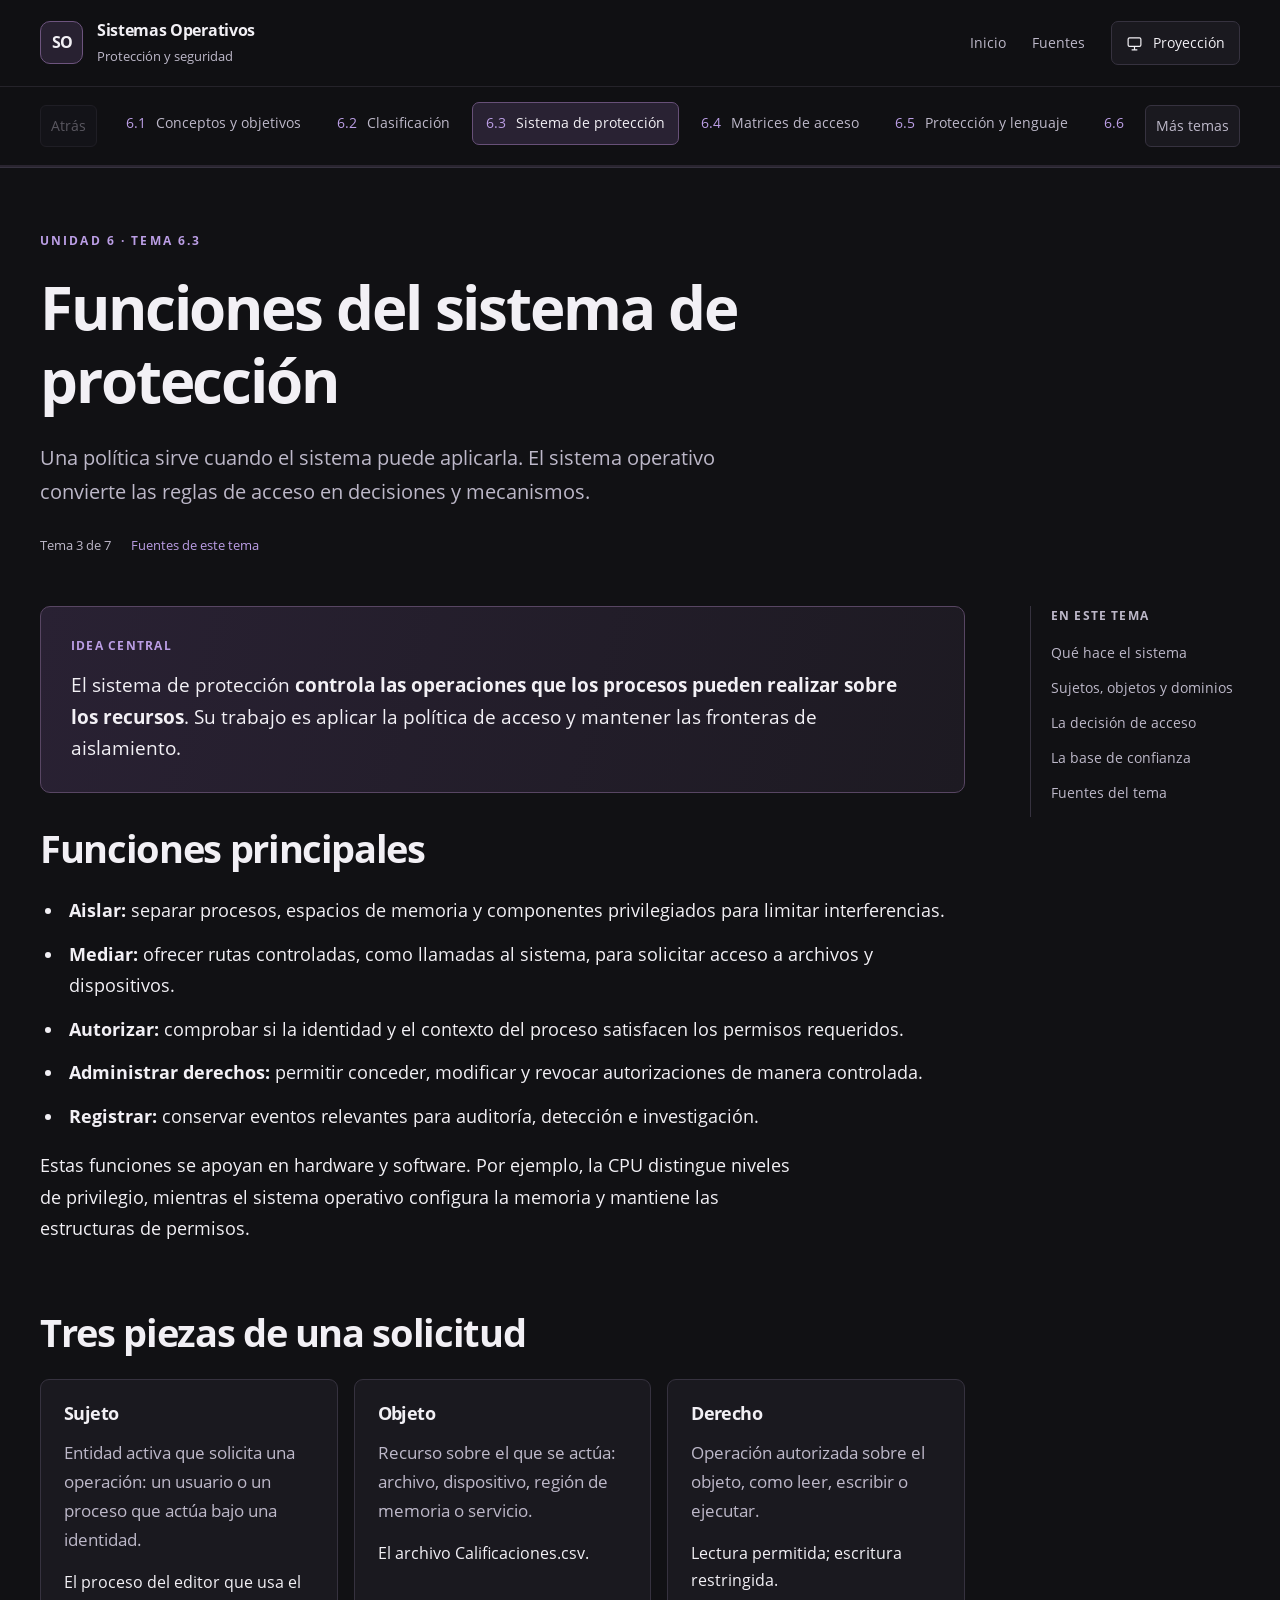
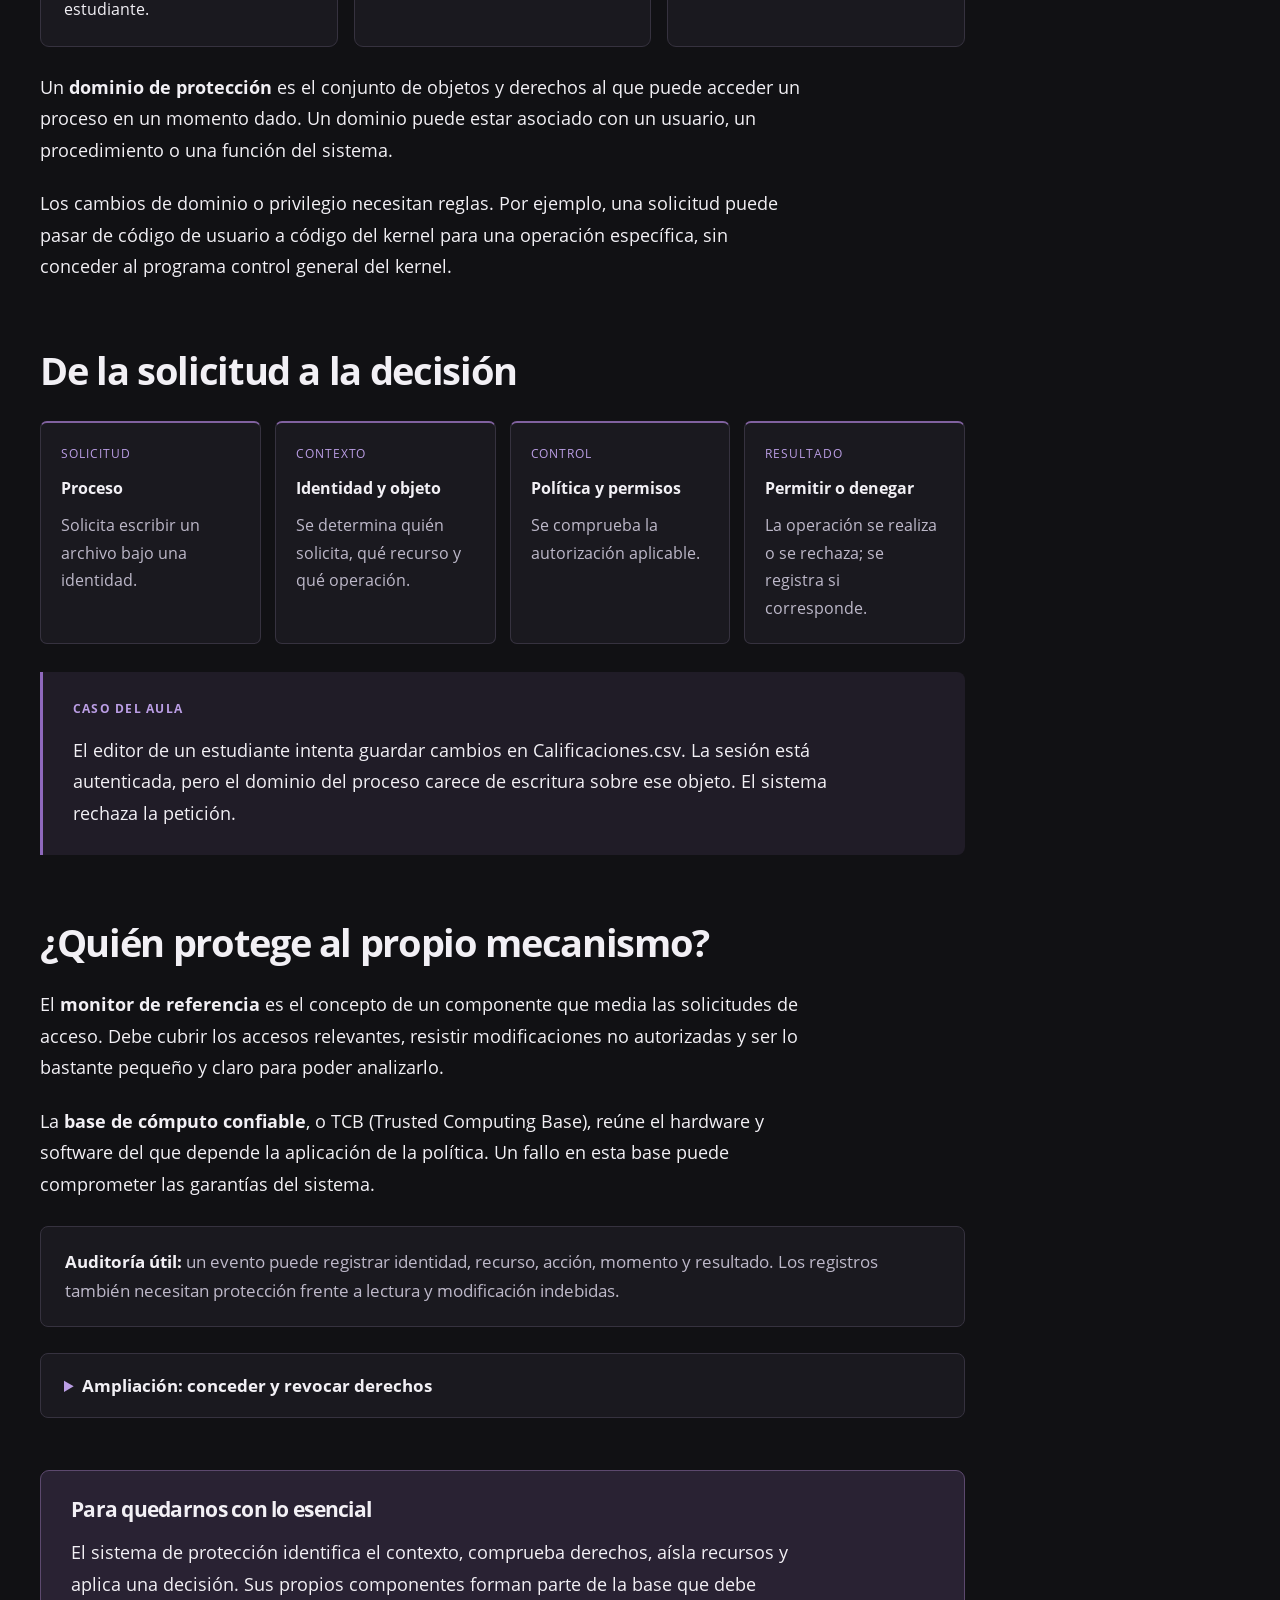
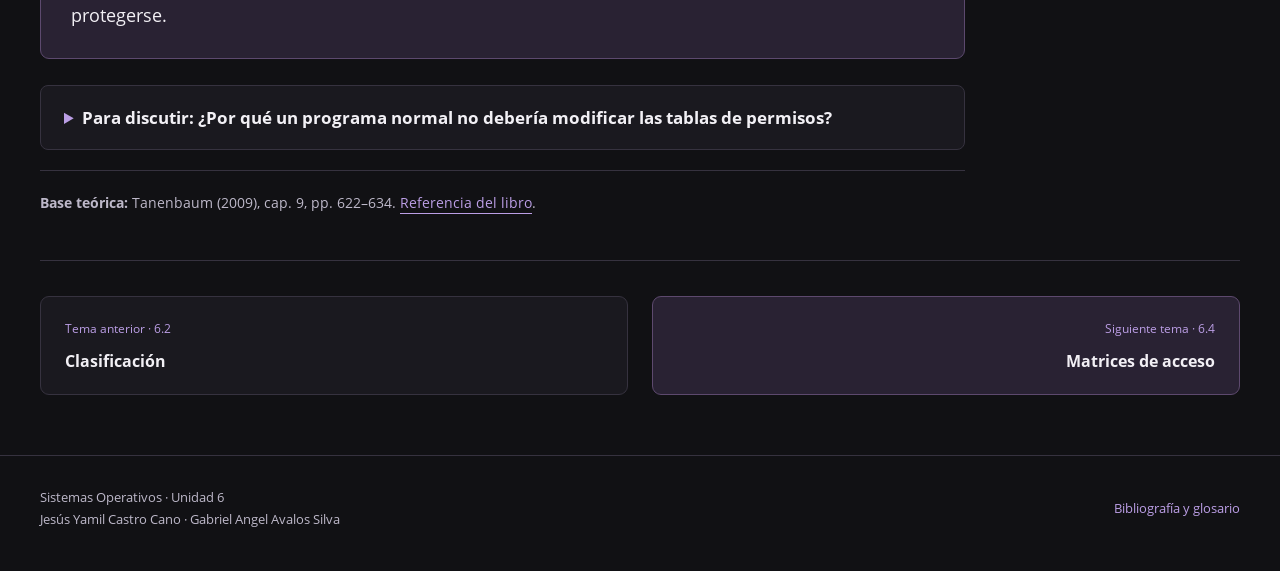
<file: temas/6-3-funciones.html>
<!doctype html>
<html lang="es">
<head>
 <meta charset="utf-8">
 <meta name="viewport" content="width=device-width, initial-scale=1">
 <meta name="theme-color" content="#111114">
 <meta name="description" content="6.3 · Funciones del sistema de protección. Material de la Unidad 6 de Sistemas Operativos: definiciones, explicaciones y ejemplos para clase.">
 <title>6.3 · Funciones del sistema de protección · Sistemas Operativos</title>
 <link rel="icon" href="../assets/favicon.svg" type="image/svg+xml">
 <link rel="stylesheet" href="../assets/styles.css">
 <script src="../assets/site.js" defer></script>
</head>
<body>

<a class="skip" href="#contenido">Saltar al contenido</a>
<header class="site-top">
 <div class="shell header-row">
  <a class="brand" href="../index.html" aria-label="Sistemas Operativos, inicio">
   <span class="brand-mark" aria-hidden="true">SO</span>
   <span><strong>Sistemas Operativos</strong><small>Protección y seguridad</small></span>
  </a>
  <nav class="header-links" aria-label="Navegación principal">
   <a href="../index.html">Inicio</a>
   <a href="../fuentes.html">Fuentes</a>
   <button type="button" class="projection-toggle" data-projection aria-pressed="false" title="Aumentar el tamaño del texto para exponer">
    <svg viewBox="0 0 24 24" fill="none" stroke="currentColor" stroke-width="1.7" aria-hidden="true"><rect x="3" y="4" width="18" height="12" rx="2"/><path d="M12 16v5m-4 0h8"/></svg>
    <span>Proyección</span>
   </button>
  </nav>
 </div>
 <nav class="topic-bar" aria-label="Temas de la unidad">
  <div class="shell topic-bar-inner">
   <button type="button" class="carousel-control" data-carousel-back aria-label="Mostrar temas anteriores">Atrás</button>
   <div class="topic-carousel" tabindex="0" aria-label="Carrusel de temas, desplazamiento horizontal"><a class="topic-tab" href="../temas/6-1-conceptos.html"><span>6.1</span>Conceptos y objetivos</a><a class="topic-tab" href="../temas/6-2-clasificacion.html"><span>6.2</span>Clasificación</a><a class="topic-tab" href="../temas/6-3-funciones.html" aria-current="page"><span>6.3</span>Sistema de protección</a><a class="topic-tab" href="../temas/6-4-matrices.html"><span>6.4</span>Matrices de acceso</a><a class="topic-tab" href="../temas/6-5-lenguaje.html"><span>6.5</span>Protección y lenguaje</a><a class="topic-tab" href="../temas/6-6-amenazas.html"><span>6.6</span>Validación y amenazas</a><a class="topic-tab" href="../temas/6-7-cifrado.html"><span>6.7</span>Cifrado</a></div>
   <button type="button" class="carousel-control" data-carousel-next aria-label="Mostrar más temas">Más temas</button>
  </div>
 </nav>
 <div class="progress-line" aria-hidden="true"><div data-reading-progress></div></div>
</header>
<main id="contenido" class="shell"><div class="page-hero"><p class="eyebrow">Unidad 6 · Tema 6.3</p><h1>Funciones del sistema de protección</h1><p class="intro">Una política sirve cuando el sistema puede aplicarla. El sistema operativo convierte las reglas de acceso en decisiones y mecanismos.</p><div class="page-meta"><span>Tema 3 de 7</span><a href="#fuentes-tema">Fuentes de este tema</a></div></div>
<div class="lesson-layout"><article class="lesson" aria-label="Funciones del sistema de protección">
<section id="funcion">
 <div class="definition"><span class="case-label">Idea central</span><p>El sistema de protección <strong>controla las operaciones que los procesos pueden realizar sobre los recursos</strong>. Su trabajo es aplicar la política de acceso y mantener las fronteras de aislamiento.</p></div>
 <h2 style="margin-top:32px">Funciones principales</h2>
 <ul>
  <li><strong>Aislar:</strong> separar procesos, espacios de memoria y componentes privilegiados para limitar interferencias.</li>
  <li><strong>Mediar:</strong> ofrecer rutas controladas, como llamadas al sistema, para solicitar acceso a archivos y dispositivos.</li>
  <li><strong>Autorizar:</strong> comprobar si la identidad y el contexto del proceso satisfacen los permisos requeridos.</li>
  <li><strong>Administrar derechos:</strong> permitir conceder, modificar y revocar autorizaciones de manera controlada.</li>
  <li><strong>Registrar:</strong> conservar eventos relevantes para auditoría, detección e investigación.</li>
 </ul>
 <p>Estas funciones se apoyan en hardware y software. Por ejemplo, la CPU distingue niveles de privilegio, mientras el sistema operativo configura la memoria y mantiene las estructuras de permisos.</p>
</section>
<section id="dominios">
 <h2>Tres piezas de una solicitud</h2>
 <div class="cards">
  <div class="concept-card"><h3>Sujeto</h3><p>Entidad activa que solicita una operación: un usuario o un proceso que actúa bajo una identidad.</p><p class="example">El proceso del editor que usa el estudiante.</p></div>
  <div class="concept-card"><h3>Objeto</h3><p>Recurso sobre el que se actúa: archivo, dispositivo, región de memoria o servicio.</p><p class="example">El archivo Calificaciones.csv.</p></div>
  <div class="concept-card"><h3>Derecho</h3><p>Operación autorizada sobre el objeto, como leer, escribir o ejecutar.</p><p class="example">Lectura permitida; escritura restringida.</p></div>
 </div>
 <p style="margin-top:25px">Un <strong>dominio de protección</strong> es el conjunto de objetos y derechos al que puede acceder un proceso en un momento dado. Un dominio puede estar asociado con un usuario, un procedimiento o una función del sistema.</p>
 <p>Los cambios de dominio o privilegio necesitan reglas. Por ejemplo, una solicitud puede pasar de código de usuario a código del kernel para una operación específica, sin conceder al programa control general del kernel.</p>
</section>
<section id="decision">
 <h2>De la solicitud a la decisión</h2>
 <div class="flow four" role="group" aria-label="Secuencia de comprobación de acceso">
  <div><span class="step-label">SOLICITUD</span><strong>Proceso</strong><p>Solicita escribir un archivo bajo una identidad.</p></div>
  <div><span class="step-label">CONTEXTO</span><strong>Identidad y objeto</strong><p>Se determina quién solicita, qué recurso y qué operación.</p></div>
  <div><span class="step-label">CONTROL</span><strong>Política y permisos</strong><p>Se comprueba la autorización aplicable.</p></div>
  <div><span class="step-label">RESULTADO</span><strong>Permitir o denegar</strong><p>La operación se realiza o se rechaza; se registra si corresponde.</p></div>
 </div>
 <div class="example-box"><span class="case-label">Caso del aula</span><p>El editor de un estudiante intenta guardar cambios en Calificaciones.csv. La sesión está autenticada, pero el dominio del proceso carece de escritura sobre ese objeto. El sistema rechaza la petición.</p></div>
</section>
<section id="confianza">
 <h2>¿Quién protege al propio mecanismo?</h2>
 <p>El <strong>monitor de referencia</strong> es el concepto de un componente que media las solicitudes de acceso. Debe cubrir los accesos relevantes, resistir modificaciones no autorizadas y ser lo bastante pequeño y claro para poder analizarlo.</p>
 <p>La <strong>base de cómputo confiable</strong>, o TCB (Trusted Computing Base), reúne el hardware y software del que depende la aplicación de la política. Un fallo en esta base puede comprometer las garantías del sistema.</p>
 <div class="note"><strong>Auditoría útil:</strong> un evento puede registrar identidad, recurso, acción, momento y resultado. Los registros también necesitan protección frente a lectura y modificación indebidas.</div>
 <details><summary>Ampliación: conceder y revocar derechos</summary><div class="detail-body"><p>La protección cambia con el tiempo. Al inscribir a una persona se le conceden permisos; cuando cambia de función, se ajustan; al retirar su acceso, se revocan. La implementación debe considerar permisos heredados, sesiones activas y accesos ya abiertos según las reglas del sistema.</p></div></details>
</section><div class="takeaway"><h2>Para quedarnos con lo esencial</h2><p>El sistema de protección identifica el contexto, comprueba derechos, aísla recursos y aplica una decisión. Sus propios componentes forman parte de la base que debe protegerse.</p></div><details><summary>Para discutir: ¿Por qué un programa normal no debería modificar las tablas de permisos?</summary><div class="detail-body"><p>Porque podría concederse derechos a sí mismo. Las estructuras y operaciones de administración deben estar protegidas y sujetas a autorización.</p></div></details><div class="sources-inline" id="fuentes-tema"><p><strong>Base teórica:</strong> Tanenbaum (2009), cap. 9, pp. 622–634. <a href="../fuentes.html#tanenbaum">Referencia del libro</a>.</p></div></article><aside class="lesson-nav" aria-label="Contenido de este tema"><p>En este tema</p><a href="#funcion">Qué hace el sistema</a><a href="#dominios">Sujetos, objetos y dominios</a><a href="#decision">La decisión de acceso</a><a href="#confianza">La base de confianza</a><a href="#fuentes-tema">Fuentes del tema</a></aside></div><nav class="lesson-pagination" aria-label="Continuar la unidad">
<a class="page-link" href="6-2-clasificacion.html"><span>Tema anterior · 6.2</span><strong>Clasificación</strong></a>
<a class="page-link next" href="6-4-matrices.html"><span>Siguiente tema · 6.4</span><strong>Matrices de acceso</strong></a></nav></main>
<footer class="site-footer"><div class="shell footer-inner">
<p>Sistemas Operativos · Unidad 6<br>Jesús Yamil Castro Cano · Gabriel Angel Avalos Silva</p>
<a href="../fuentes.html">Bibliografía y glosario</a>
</div></footer>
</body>
</html>
</file>
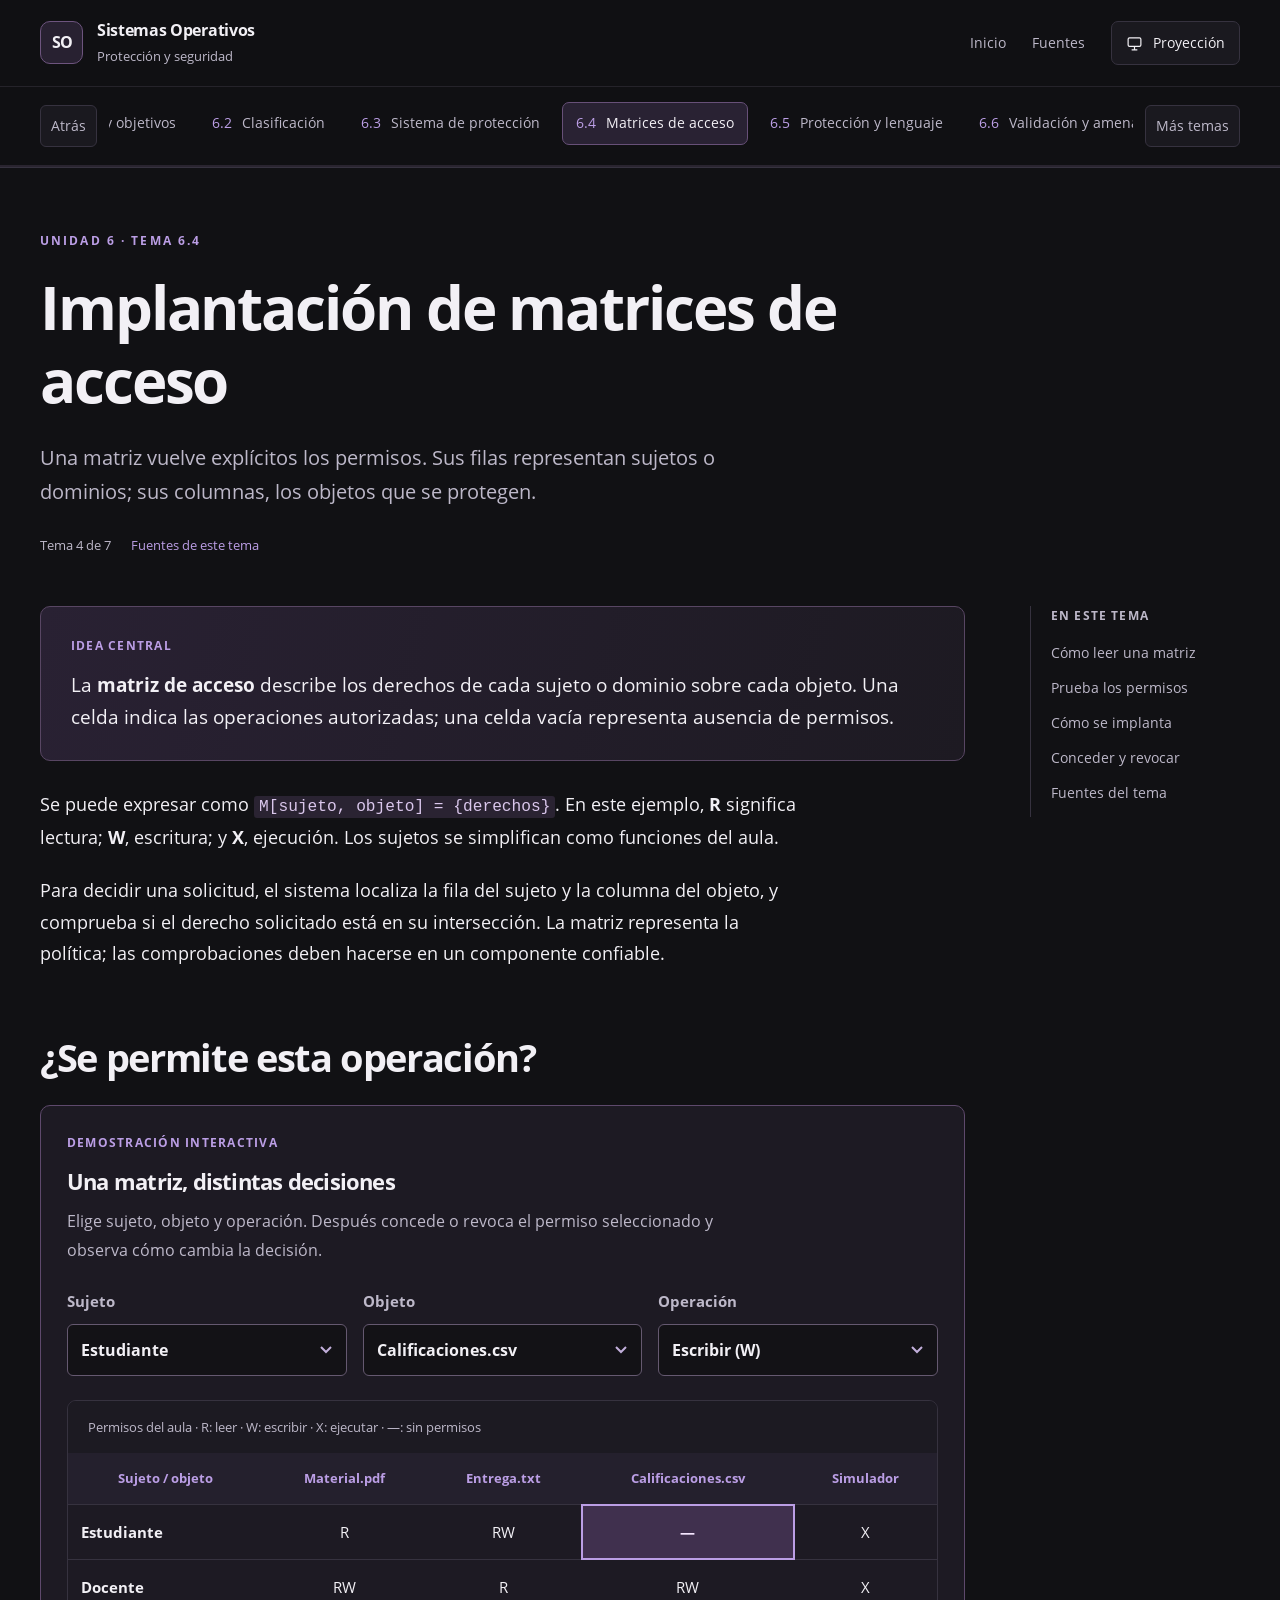
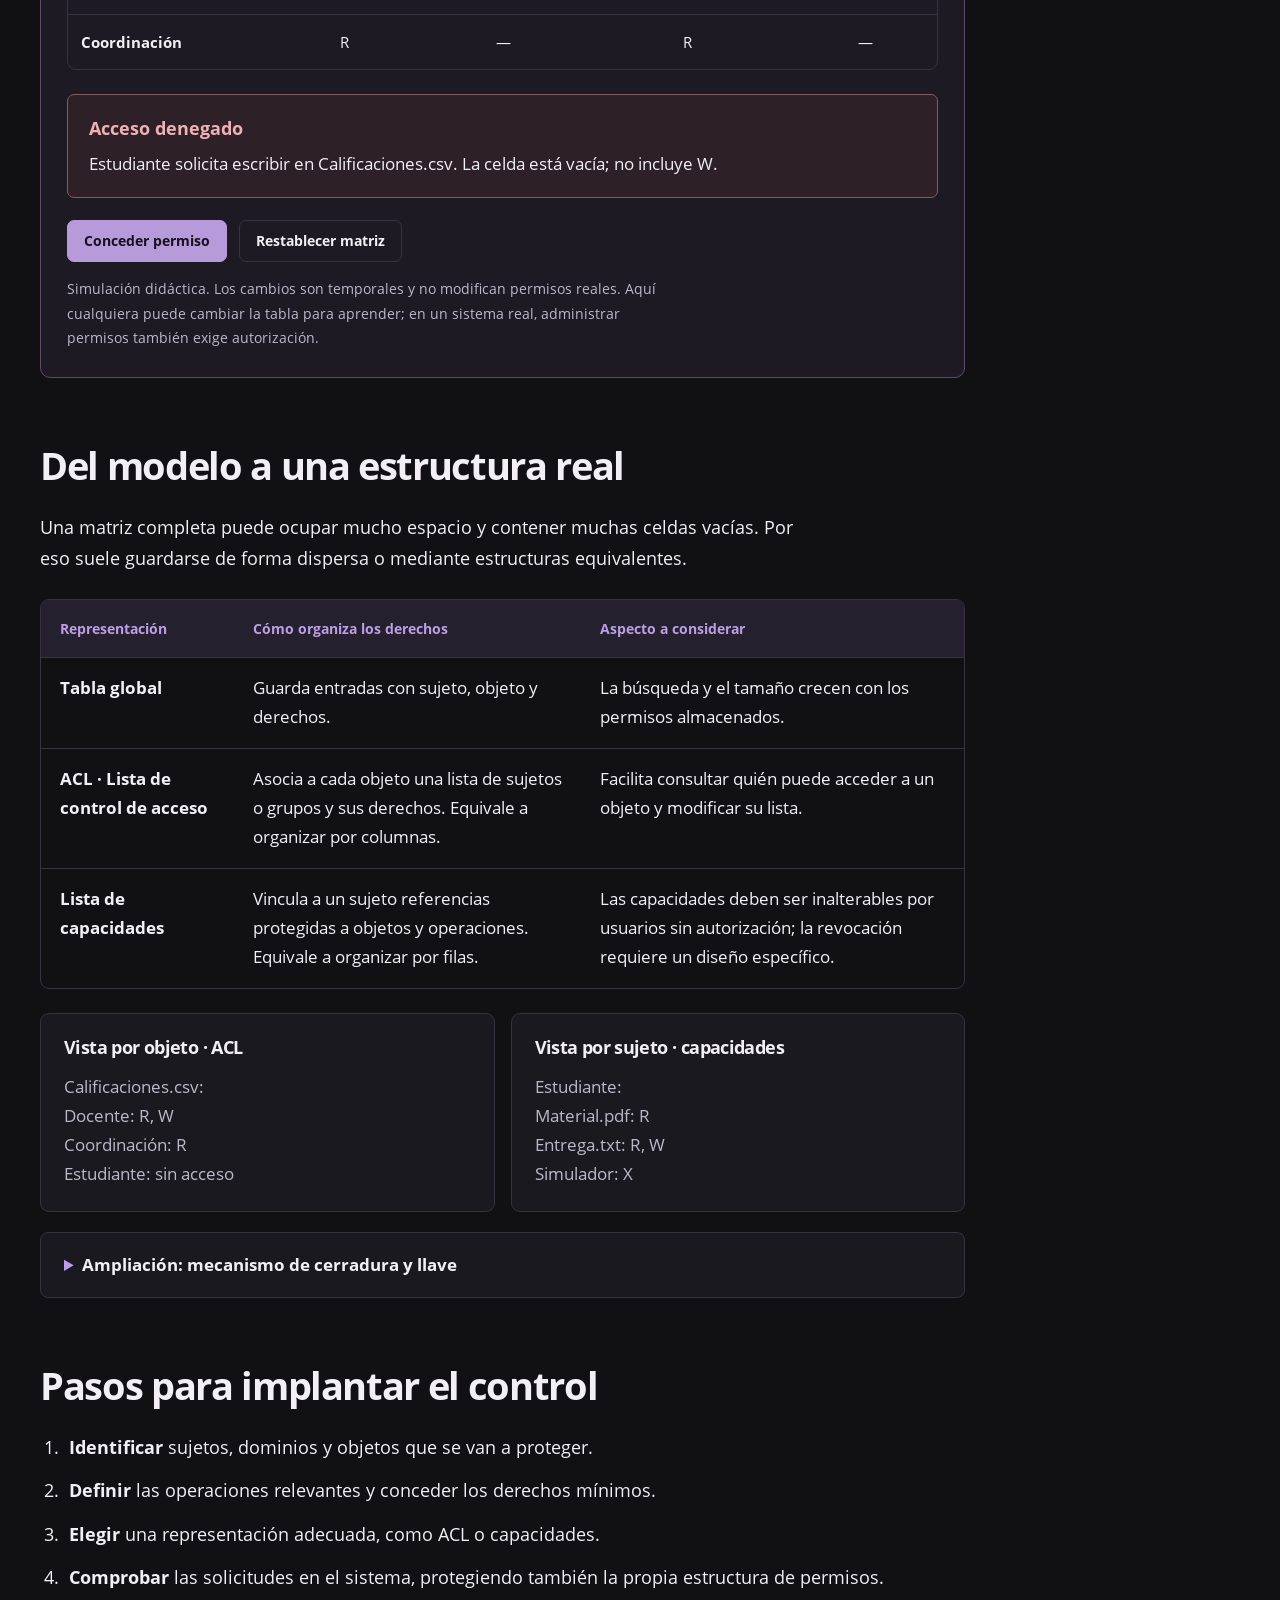
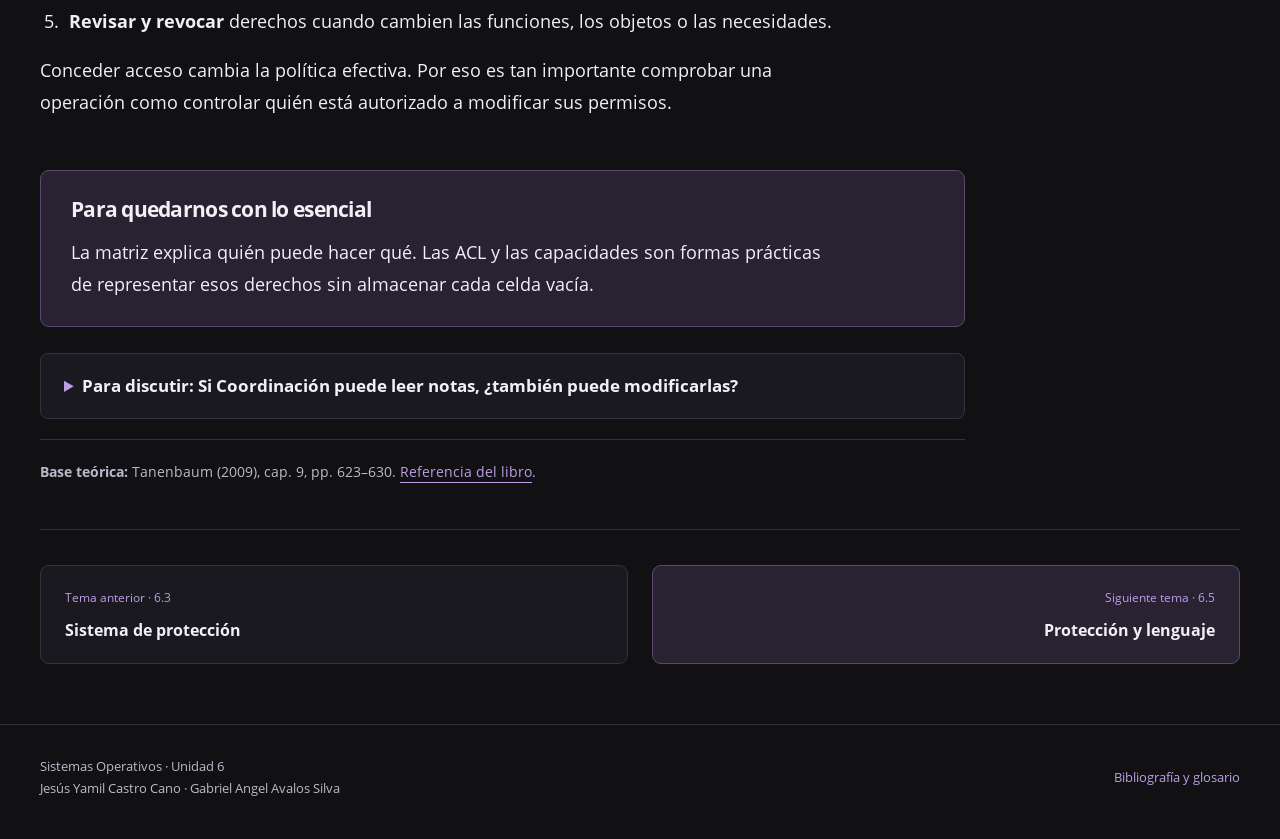
<file: temas/6-4-matrices.html>
<!doctype html>
<html lang="es">
<head>
 <meta charset="utf-8">
 <meta name="viewport" content="width=device-width, initial-scale=1">
 <meta name="theme-color" content="#111114">
 <meta name="description" content="6.4 · Implantación de matrices de acceso. Material de la Unidad 6 de Sistemas Operativos: definiciones, explicaciones y ejemplos para clase.">
 <title>6.4 · Implantación de matrices de acceso · Sistemas Operativos</title>
 <link rel="icon" href="../assets/favicon.svg" type="image/svg+xml">
 <link rel="stylesheet" href="../assets/styles.css">
 <script src="../assets/site.js" defer></script>
</head>
<body>

<a class="skip" href="#contenido">Saltar al contenido</a>
<header class="site-top">
 <div class="shell header-row">
  <a class="brand" href="../index.html" aria-label="Sistemas Operativos, inicio">
   <span class="brand-mark" aria-hidden="true">SO</span>
   <span><strong>Sistemas Operativos</strong><small>Protección y seguridad</small></span>
  </a>
  <nav class="header-links" aria-label="Navegación principal">
   <a href="../index.html">Inicio</a>
   <a href="../fuentes.html">Fuentes</a>
   <button type="button" class="projection-toggle" data-projection aria-pressed="false" title="Aumentar el tamaño del texto para exponer">
    <svg viewBox="0 0 24 24" fill="none" stroke="currentColor" stroke-width="1.7" aria-hidden="true"><rect x="3" y="4" width="18" height="12" rx="2"/><path d="M12 16v5m-4 0h8"/></svg>
    <span>Proyección</span>
   </button>
  </nav>
 </div>
 <nav class="topic-bar" aria-label="Temas de la unidad">
  <div class="shell topic-bar-inner">
   <button type="button" class="carousel-control" data-carousel-back aria-label="Mostrar temas anteriores">Atrás</button>
   <div class="topic-carousel" tabindex="0" aria-label="Carrusel de temas, desplazamiento horizontal"><a class="topic-tab" href="../temas/6-1-conceptos.html"><span>6.1</span>Conceptos y objetivos</a><a class="topic-tab" href="../temas/6-2-clasificacion.html"><span>6.2</span>Clasificación</a><a class="topic-tab" href="../temas/6-3-funciones.html"><span>6.3</span>Sistema de protección</a><a class="topic-tab" href="../temas/6-4-matrices.html" aria-current="page"><span>6.4</span>Matrices de acceso</a><a class="topic-tab" href="../temas/6-5-lenguaje.html"><span>6.5</span>Protección y lenguaje</a><a class="topic-tab" href="../temas/6-6-amenazas.html"><span>6.6</span>Validación y amenazas</a><a class="topic-tab" href="../temas/6-7-cifrado.html"><span>6.7</span>Cifrado</a></div>
   <button type="button" class="carousel-control" data-carousel-next aria-label="Mostrar más temas">Más temas</button>
  </div>
 </nav>
 <div class="progress-line" aria-hidden="true"><div data-reading-progress></div></div>
</header>
<main id="contenido" class="shell"><div class="page-hero"><p class="eyebrow">Unidad 6 · Tema 6.4</p><h1>Implantación de matrices de acceso</h1><p class="intro">Una matriz vuelve explícitos los permisos. Sus filas representan sujetos o dominios; sus columnas, los objetos que se protegen.</p><div class="page-meta"><span>Tema 4 de 7</span><a href="#fuentes-tema">Fuentes de este tema</a></div></div>
<div class="lesson-layout"><article class="lesson" aria-label="Implantación de matrices de acceso">
<section id="estructura">
 <div class="definition"><span class="case-label">Idea central</span><p>La <strong>matriz de acceso</strong> describe los derechos de cada sujeto o dominio sobre cada objeto. Una celda indica las operaciones autorizadas; una celda vacía representa ausencia de permisos.</p></div>
 <p style="margin-top:28px">Se puede expresar como <code>M[sujeto, objeto] = {derechos}</code>. En este ejemplo, <strong>R</strong> significa lectura; <strong>W</strong>, escritura; y <strong>X</strong>, ejecución. Los sujetos se simplifican como funciones del aula.</p>
 <p>Para decidir una solicitud, el sistema localiza la fila del sujeto y la columna del objeto, y comprueba si el derecho solicitado está en su intersección. La matriz representa la política; las comprobaciones deben hacerse en un componente confiable.</p>
</section>
<section id="laboratorio">
 <h2>¿Se permite esta operación?</h2>
 <div class="lab" data-matrix-lab>
  <span class="case-label">Demostración interactiva</span>
  <h3>Una matriz, distintas decisiones</h3>
  <p class="lab-intro">Elige sujeto, objeto y operación. Después concede o revoca el permiso seleccionado y observa cómo cambia la decisión.</p>
  <noscript><p class="noscript">Activa JavaScript para manipular la simulación. La tabla muestra los permisos iniciales.</p></noscript>
  <div class="lab-controls">
   <label>Sujeto<select id="matrix-subject"><option value="0">Estudiante</option><option value="1">Docente</option><option value="2">Coordinación</option></select></label>
   <label>Objeto<select id="matrix-object"><option value="0">Material.pdf</option><option value="1">Entrega.txt</option><option value="2" selected>Calificaciones.csv</option><option value="3">Simulador</option></select></label>
   <label>Operación<select id="matrix-action"><option value="R">Leer (R)</option><option value="W" selected>Escribir (W)</option><option value="X">Ejecutar (X)</option></select></label>
  </div>
  <div class="table-wrap"><table class="matrix-table"><caption>Permisos del aula · R: leer · W: escribir · X: ejecutar · —: sin permisos</caption><thead><tr><th scope="col">Sujeto / objeto</th><th scope="col">Material.pdf</th><th scope="col">Entrega.txt</th><th scope="col">Calificaciones.csv</th><th scope="col">Simulador</th></tr></thead><tbody>
   <tr><th scope="row">Estudiante</th><td data-cell="0,0">R</td><td data-cell="0,1">RW</td><td data-cell="0,2" class="selected-cell">—</td><td data-cell="0,3">X</td></tr>
   <tr><th scope="row">Docente</th><td data-cell="1,0">RW</td><td data-cell="1,1">R</td><td data-cell="1,2">RW</td><td data-cell="1,3">X</td></tr>
   <tr><th scope="row">Coordinación</th><td data-cell="2,0">R</td><td data-cell="2,1">—</td><td data-cell="2,2">R</td><td data-cell="2,3">—</td></tr>
  </tbody></table></div>
  <div class="result" id="matrix-result" data-state="deny" role="status" aria-live="polite" aria-atomic="true"><strong>Acceso denegado</strong><span>Estudiante solicita escribir en Calificaciones.csv; la celda carece de W.</span></div>
  <div class="button-row"><button type="button" class="button small" id="matrix-change">Conceder permiso</button><button type="button" class="button secondary small" id="matrix-reset">Restablecer matriz</button></div>
  <p class="lab-note">Simulación didáctica. Los cambios son temporales y no modifican permisos reales. Aquí cualquiera puede cambiar la tabla para aprender; en un sistema real, administrar permisos también exige autorización.</p>
 </div>
</section>
<section id="implementacion">
 <h2>Del modelo a una estructura real</h2>
 <p>Una matriz completa puede ocupar mucho espacio y contener muchas celdas vacías. Por eso suele guardarse de forma dispersa o mediante estructuras equivalentes.</p>
 <div class="table-wrap"><table><thead><tr><th scope="col">Representación</th><th scope="col">Cómo organiza los derechos</th><th scope="col">Aspecto a considerar</th></tr></thead><tbody>
  <tr><th scope="row">Tabla global</th><td>Guarda entradas con sujeto, objeto y derechos.</td><td>La búsqueda y el tamaño crecen con los permisos almacenados.</td></tr>
  <tr><th scope="row">ACL · Lista de control de acceso</th><td>Asocia a cada objeto una lista de sujetos o grupos y sus derechos. Equivale a organizar por columnas.</td><td>Facilita consultar quién puede acceder a un objeto y modificar su lista.</td></tr>
  <tr><th scope="row">Lista de capacidades</th><td>Vincula a un sujeto referencias protegidas a objetos y operaciones. Equivale a organizar por filas.</td><td>Las capacidades deben ser inalterables por usuarios sin autorización; la revocación requiere un diseño específico.</td></tr>
 </tbody></table></div>
 <div class="cards two">
  <div class="concept-card"><h3>Vista por objeto · ACL</h3><p>Calificaciones.csv:<br>Docente: R, W<br>Coordinación: R<br>Estudiante: sin acceso</p></div>
  <div class="concept-card"><h3>Vista por sujeto · capacidades</h3><p>Estudiante:<br>Material.pdf: R<br>Entrega.txt: R, W<br>Simulador: X</p></div>
 </div>
 <details><summary>Ampliación: mecanismo de cerradura y llave</summary><div class="detail-body"><p>Es una representación conceptual donde los objetos tienen cerraduras y los dominios poseen llaves protegidas. El acceso requiere una coincidencia y los derechos correspondientes. Las llaves son datos de autorización protegidos, distintos de una contraseña que el usuario escribe.</p></div></details>
</section>
<section id="gestion">
 <h2>Pasos para implantar el control</h2>
 <ol>
  <li><strong>Identificar</strong> sujetos, dominios y objetos que se van a proteger.</li>
  <li><strong>Definir</strong> las operaciones relevantes y conceder los derechos mínimos.</li>
  <li><strong>Elegir</strong> una representación adecuada, como ACL o capacidades.</li>
  <li><strong>Comprobar</strong> las solicitudes en el sistema, protegiendo también la propia estructura de permisos.</li>
  <li><strong>Revisar y revocar</strong> derechos cuando cambien las funciones, los objetos o las necesidades.</li>
 </ol>
 <p>Conceder acceso cambia la política efectiva. Por eso es tan importante comprobar una operación como controlar quién está autorizado a modificar sus permisos.</p>
</section><div class="takeaway"><h2>Para quedarnos con lo esencial</h2><p>La matriz explica quién puede hacer qué. Las ACL y las capacidades son formas prácticas de representar esos derechos sin almacenar cada celda vacía.</p></div><details><summary>Para discutir: Si Coordinación puede leer notas, ¿también puede modificarlas?</summary><div class="detail-body"><p>Solo si su celda contiene W. La lectura R y la escritura W son derechos distintos; uno no implica automáticamente el otro.</p></div></details><div class="sources-inline" id="fuentes-tema"><p><strong>Base teórica:</strong> Tanenbaum (2009), cap. 9, pp. 623–630. <a href="../fuentes.html#tanenbaum">Referencia del libro</a>.</p></div></article><aside class="lesson-nav" aria-label="Contenido de este tema"><p>En este tema</p><a href="#estructura">Cómo leer una matriz</a><a href="#laboratorio">Prueba los permisos</a><a href="#implementacion">Cómo se implanta</a><a href="#gestion">Conceder y revocar</a><a href="#fuentes-tema">Fuentes del tema</a></aside></div><nav class="lesson-pagination" aria-label="Continuar la unidad">
<a class="page-link" href="6-3-funciones.html"><span>Tema anterior · 6.3</span><strong>Sistema de protección</strong></a>
<a class="page-link next" href="6-5-lenguaje.html"><span>Siguiente tema · 6.5</span><strong>Protección y lenguaje</strong></a></nav></main>
<footer class="site-footer"><div class="shell footer-inner">
<p>Sistemas Operativos · Unidad 6<br>Jesús Yamil Castro Cano · Gabriel Angel Avalos Silva</p>
<a href="../fuentes.html">Bibliografía y glosario</a>
</div></footer>
</body>
</html>
</file>
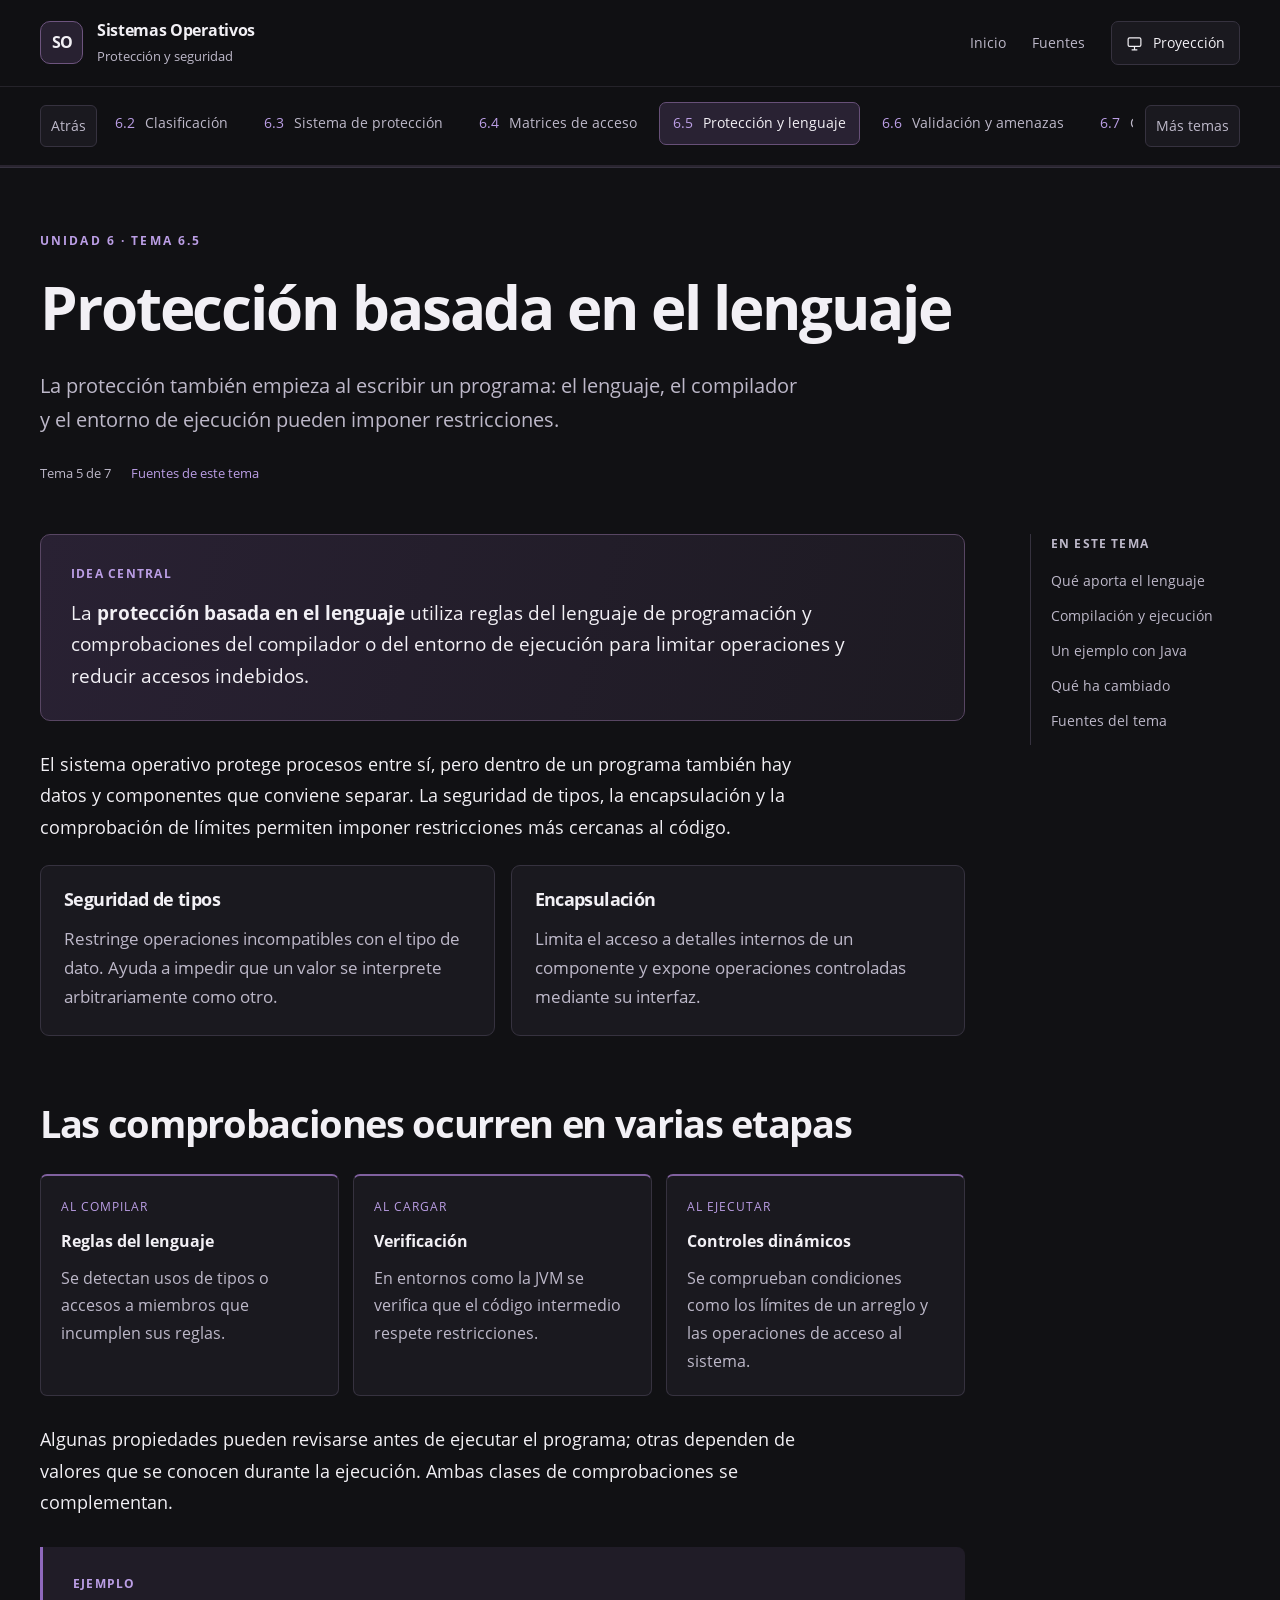
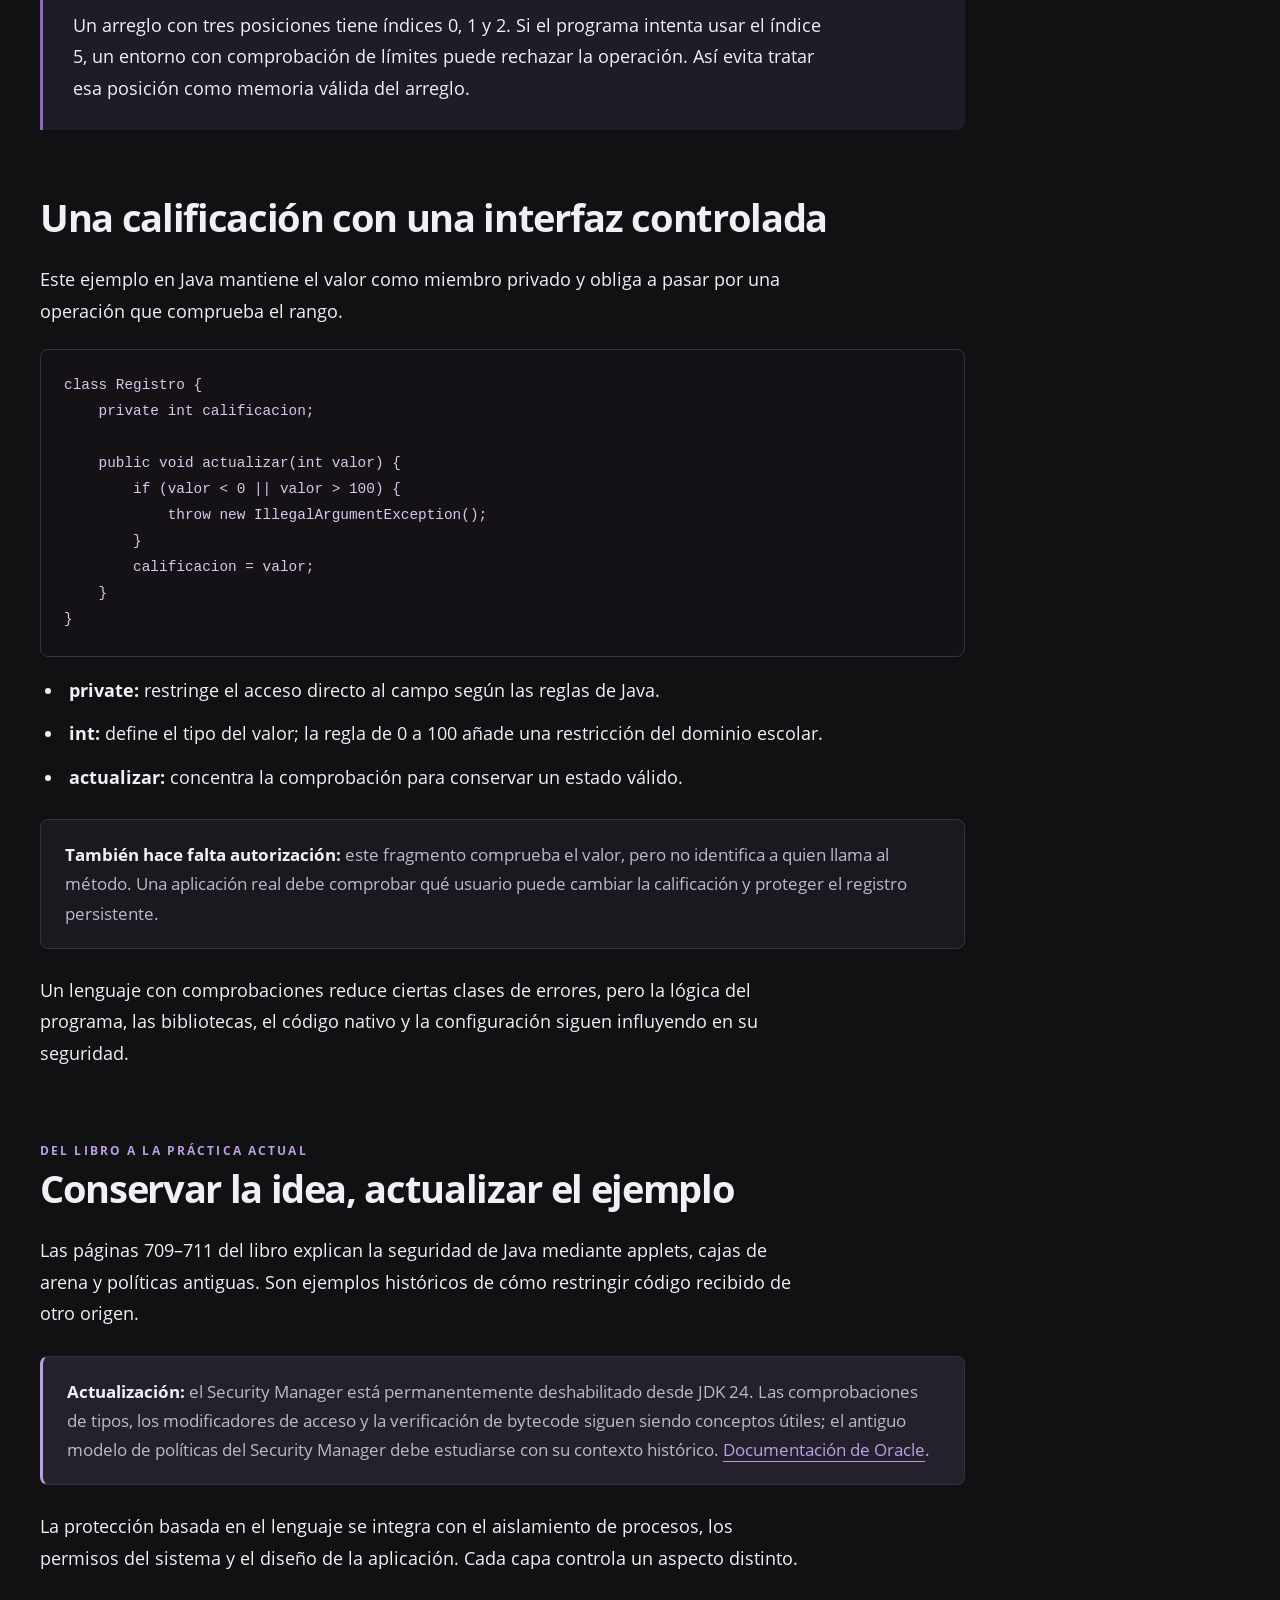
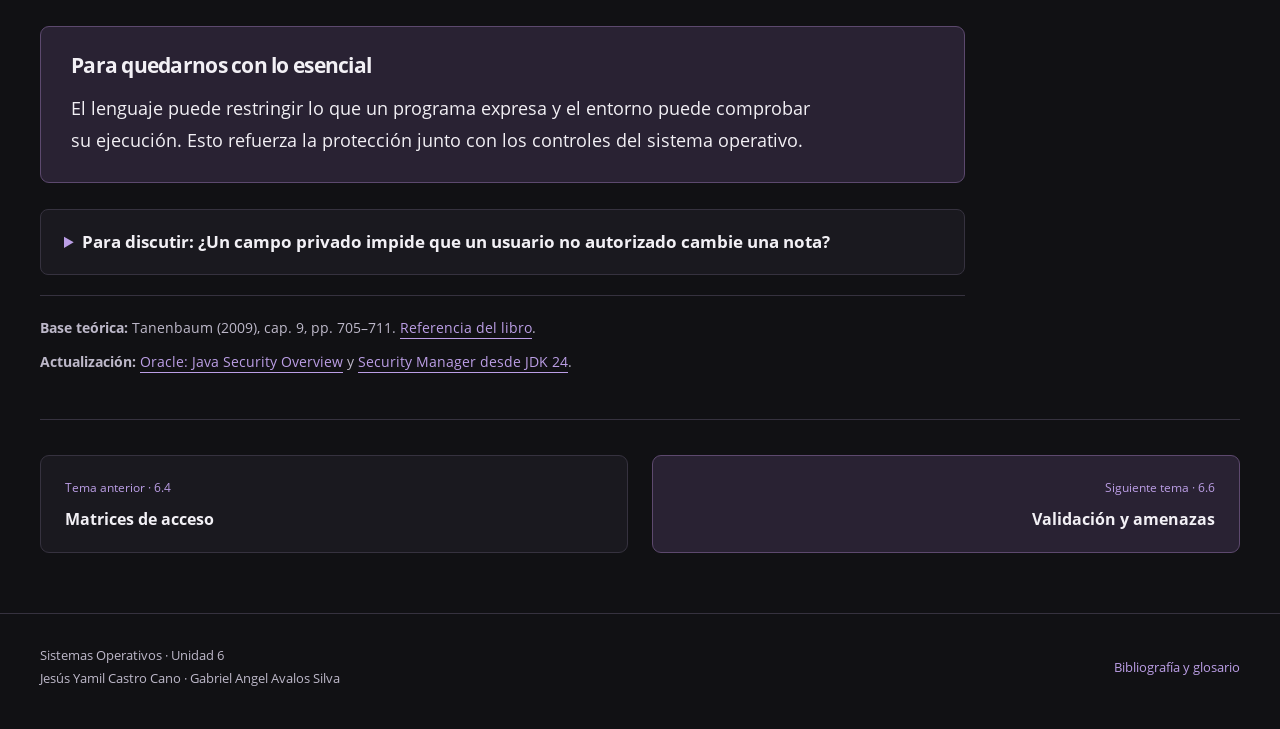
<file: temas/6-5-lenguaje.html>
<!doctype html>
<html lang="es">
<head>
 <meta charset="utf-8">
 <meta name="viewport" content="width=device-width, initial-scale=1">
 <meta name="theme-color" content="#111114">
 <meta name="description" content="6.5 · Protección basada en el lenguaje. Material de la Unidad 6 de Sistemas Operativos: definiciones, explicaciones y ejemplos para clase.">
 <title>6.5 · Protección basada en el lenguaje · Sistemas Operativos</title>
 <link rel="icon" href="../assets/favicon.svg" type="image/svg+xml">
 <link rel="stylesheet" href="../assets/styles.css">
 <script src="../assets/site.js" defer></script>
</head>
<body>

<a class="skip" href="#contenido">Saltar al contenido</a>
<header class="site-top">
 <div class="shell header-row">
  <a class="brand" href="../index.html" aria-label="Sistemas Operativos, inicio">
   <span class="brand-mark" aria-hidden="true">SO</span>
   <span><strong>Sistemas Operativos</strong><small>Protección y seguridad</small></span>
  </a>
  <nav class="header-links" aria-label="Navegación principal">
   <a href="../index.html">Inicio</a>
   <a href="../fuentes.html">Fuentes</a>
   <button type="button" class="projection-toggle" data-projection aria-pressed="false" title="Aumentar el tamaño del texto para exponer">
    <svg viewBox="0 0 24 24" fill="none" stroke="currentColor" stroke-width="1.7" aria-hidden="true"><rect x="3" y="4" width="18" height="12" rx="2"/><path d="M12 16v5m-4 0h8"/></svg>
    <span>Proyección</span>
   </button>
  </nav>
 </div>
 <nav class="topic-bar" aria-label="Temas de la unidad">
  <div class="shell topic-bar-inner">
   <button type="button" class="carousel-control" data-carousel-back aria-label="Mostrar temas anteriores">Atrás</button>
   <div class="topic-carousel" tabindex="0" aria-label="Carrusel de temas, desplazamiento horizontal"><a class="topic-tab" href="../temas/6-1-conceptos.html"><span>6.1</span>Conceptos y objetivos</a><a class="topic-tab" href="../temas/6-2-clasificacion.html"><span>6.2</span>Clasificación</a><a class="topic-tab" href="../temas/6-3-funciones.html"><span>6.3</span>Sistema de protección</a><a class="topic-tab" href="../temas/6-4-matrices.html"><span>6.4</span>Matrices de acceso</a><a class="topic-tab" href="../temas/6-5-lenguaje.html" aria-current="page"><span>6.5</span>Protección y lenguaje</a><a class="topic-tab" href="../temas/6-6-amenazas.html"><span>6.6</span>Validación y amenazas</a><a class="topic-tab" href="../temas/6-7-cifrado.html"><span>6.7</span>Cifrado</a></div>
   <button type="button" class="carousel-control" data-carousel-next aria-label="Mostrar más temas">Más temas</button>
  </div>
 </nav>
 <div class="progress-line" aria-hidden="true"><div data-reading-progress></div></div>
</header>
<main id="contenido" class="shell"><div class="page-hero"><p class="eyebrow">Unidad 6 · Tema 6.5</p><h1>Protección basada en el lenguaje</h1><p class="intro">La protección también empieza al escribir un programa: el lenguaje, el compilador y el entorno de ejecución pueden imponer restricciones.</p><div class="page-meta"><span>Tema 5 de 7</span><a href="#fuentes-tema">Fuentes de este tema</a></div></div>
<div class="lesson-layout"><article class="lesson" aria-label="Protección basada en el lenguaje">
<section id="definicion">
 <div class="definition"><span class="case-label">Idea central</span><p>La <strong>protección basada en el lenguaje</strong> utiliza reglas del lenguaje de programación y comprobaciones del compilador o del entorno de ejecución para limitar operaciones y reducir accesos indebidos.</p></div>
 <p style="margin-top:28px">El sistema operativo protege procesos entre sí, pero dentro de un programa también hay datos y componentes que conviene separar. La seguridad de tipos, la encapsulación y la comprobación de límites permiten imponer restricciones más cercanas al código.</p>
 <div class="cards two">
  <div class="concept-card"><h3>Seguridad de tipos</h3><p>Restringe operaciones incompatibles con el tipo de dato. Ayuda a impedir que un valor se interprete arbitrariamente como otro.</p></div>
  <div class="concept-card"><h3>Encapsulación</h3><p>Limita el acceso a detalles internos de un componente y expone operaciones controladas mediante su interfaz.</p></div>
 </div>
</section>
<section id="momentos">
 <h2>Las comprobaciones ocurren en varias etapas</h2>
 <div class="flow" role="group" aria-label="Etapas de protección de un programa">
  <div><span class="step-label">AL COMPILAR</span><strong>Reglas del lenguaje</strong><p>Se detectan usos de tipos o accesos a miembros que incumplen sus reglas.</p></div>
  <div><span class="step-label">AL CARGAR</span><strong>Verificación</strong><p>En entornos como la JVM se verifica que el código intermedio respete restricciones.</p></div>
  <div><span class="step-label">AL EJECUTAR</span><strong>Controles dinámicos</strong><p>Se comprueban condiciones como los límites de un arreglo y las operaciones de acceso al sistema.</p></div>
 </div>
 <p>Algunas propiedades pueden revisarse antes de ejecutar el programa; otras dependen de valores que se conocen durante la ejecución. Ambas clases de comprobaciones se complementan.</p>
 <div class="example-box"><span class="case-label">Ejemplo</span><p>Un arreglo con tres posiciones tiene índices 0, 1 y 2. Si el programa intenta usar el índice 5, un entorno con comprobación de límites puede rechazar la operación. Así evita tratar esa posición como memoria válida del arreglo.</p></div>
</section>
<section id="ejemplo">
 <h2>Una calificación con una interfaz controlada</h2>
 <p>Este ejemplo en Java mantiene el valor como miembro privado y obliga a pasar por una operación que comprueba el rango.</p>
 <pre aria-label="Ejemplo de encapsulación y validación en Java"><code>class Registro {
    private int calificacion;

    public void actualizar(int valor) {
        if (valor &lt; 0 || valor &gt; 100) {
            throw new IllegalArgumentException();
        }
        calificacion = valor;
    }
}</code></pre>
 <ul>
  <li><strong>private:</strong> restringe el acceso directo al campo según las reglas de Java.</li>
  <li><strong>int:</strong> define el tipo del valor; la regla de 0 a 100 añade una restricción del dominio escolar.</li>
  <li><strong>actualizar:</strong> concentra la comprobación para conservar un estado válido.</li>
 </ul>
 <div class="note"><strong>También hace falta autorización:</strong> este fragmento comprueba el valor, pero no identifica a quien llama al método. Una aplicación real debe comprobar qué usuario puede cambiar la calificación y proteger el registro persistente.</div>
 <p>Un lenguaje con comprobaciones reduce ciertas clases de errores, pero la lógica del programa, las bibliotecas, el código nativo y la configuración siguen influyendo en su seguridad.</p>
</section>
<section id="vigencia">
 <span class="eyebrow">Del libro a la práctica actual</span><h2>Conservar la idea, actualizar el ejemplo</h2>
 <p>Las páginas 709–711 del libro explican la seguridad de Java mediante applets, cajas de arena y políticas antiguas. Son ejemplos históricos de cómo restringir código recibido de otro origen.</p>
 <div class="note update"><strong>Actualización:</strong> el Security Manager está permanentemente deshabilitado desde JDK 24. Las comprobaciones de tipos, los modificadores de acceso y la verificación de bytecode siguen siendo conceptos útiles; el antiguo modelo de políticas del Security Manager debe estudiarse con su contexto histórico. <a href="../fuentes.html#java-manager">Documentación de Oracle</a>.</div>
 <p>La protección basada en el lenguaje se integra con el aislamiento de procesos, los permisos del sistema y el diseño de la aplicación. Cada capa controla un aspecto distinto.</p>
</section><div class="takeaway"><h2>Para quedarnos con lo esencial</h2><p>El lenguaje puede restringir lo que un programa expresa y el entorno puede comprobar su ejecución. Esto refuerza la protección junto con los controles del sistema operativo.</p></div><details><summary>Para discutir: ¿Un campo privado impide que un usuario no autorizado cambie una nota?</summary><div class="detail-body"><p>Restringe el acceso en el código, pero si una operación pública modifica el campo sin comprobar permisos, todavía puede haber un fallo de autorización.</p></div></details><div class="sources-inline" id="fuentes-tema"><p><strong>Base teórica:</strong> Tanenbaum (2009), cap. 9, pp. 705–711. <a href="../fuentes.html#tanenbaum">Referencia del libro</a>.</p><p><strong>Actualización:</strong> <a href="../fuentes.html#java-overview">Oracle: Java Security Overview</a> y <a href="../fuentes.html#java-manager">Security Manager desde JDK 24</a>.</p></div></article><aside class="lesson-nav" aria-label="Contenido de este tema"><p>En este tema</p><a href="#definicion">Qué aporta el lenguaje</a><a href="#momentos">Compilación y ejecución</a><a href="#ejemplo">Un ejemplo con Java</a><a href="#vigencia">Qué ha cambiado</a><a href="#fuentes-tema">Fuentes del tema</a></aside></div><nav class="lesson-pagination" aria-label="Continuar la unidad">
<a class="page-link" href="6-4-matrices.html"><span>Tema anterior · 6.4</span><strong>Matrices de acceso</strong></a>
<a class="page-link next" href="6-6-amenazas.html"><span>Siguiente tema · 6.6</span><strong>Validación y amenazas</strong></a></nav></main>
<footer class="site-footer"><div class="shell footer-inner">
<p>Sistemas Operativos · Unidad 6<br>Jesús Yamil Castro Cano · Gabriel Angel Avalos Silva</p>
<a href="../fuentes.html">Bibliografía y glosario</a>
</div></footer>
</body>
</html>
</file>
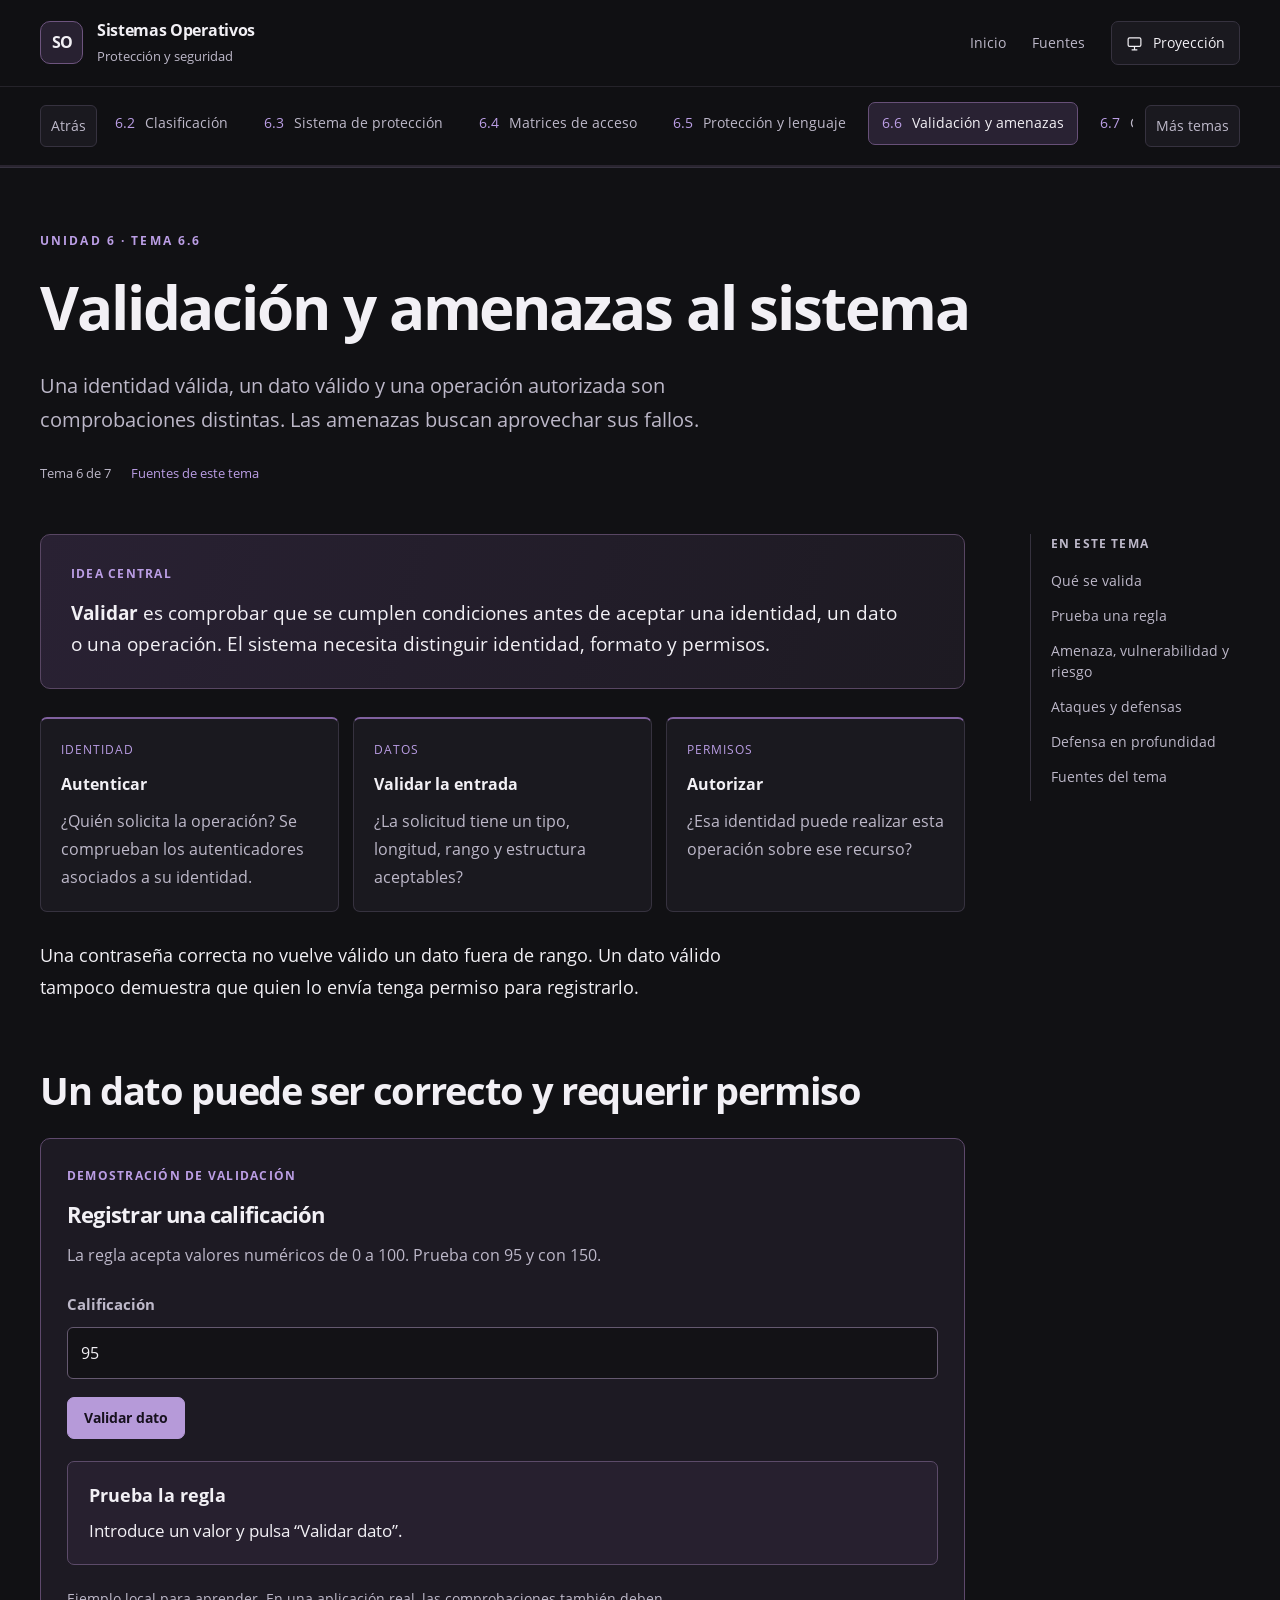
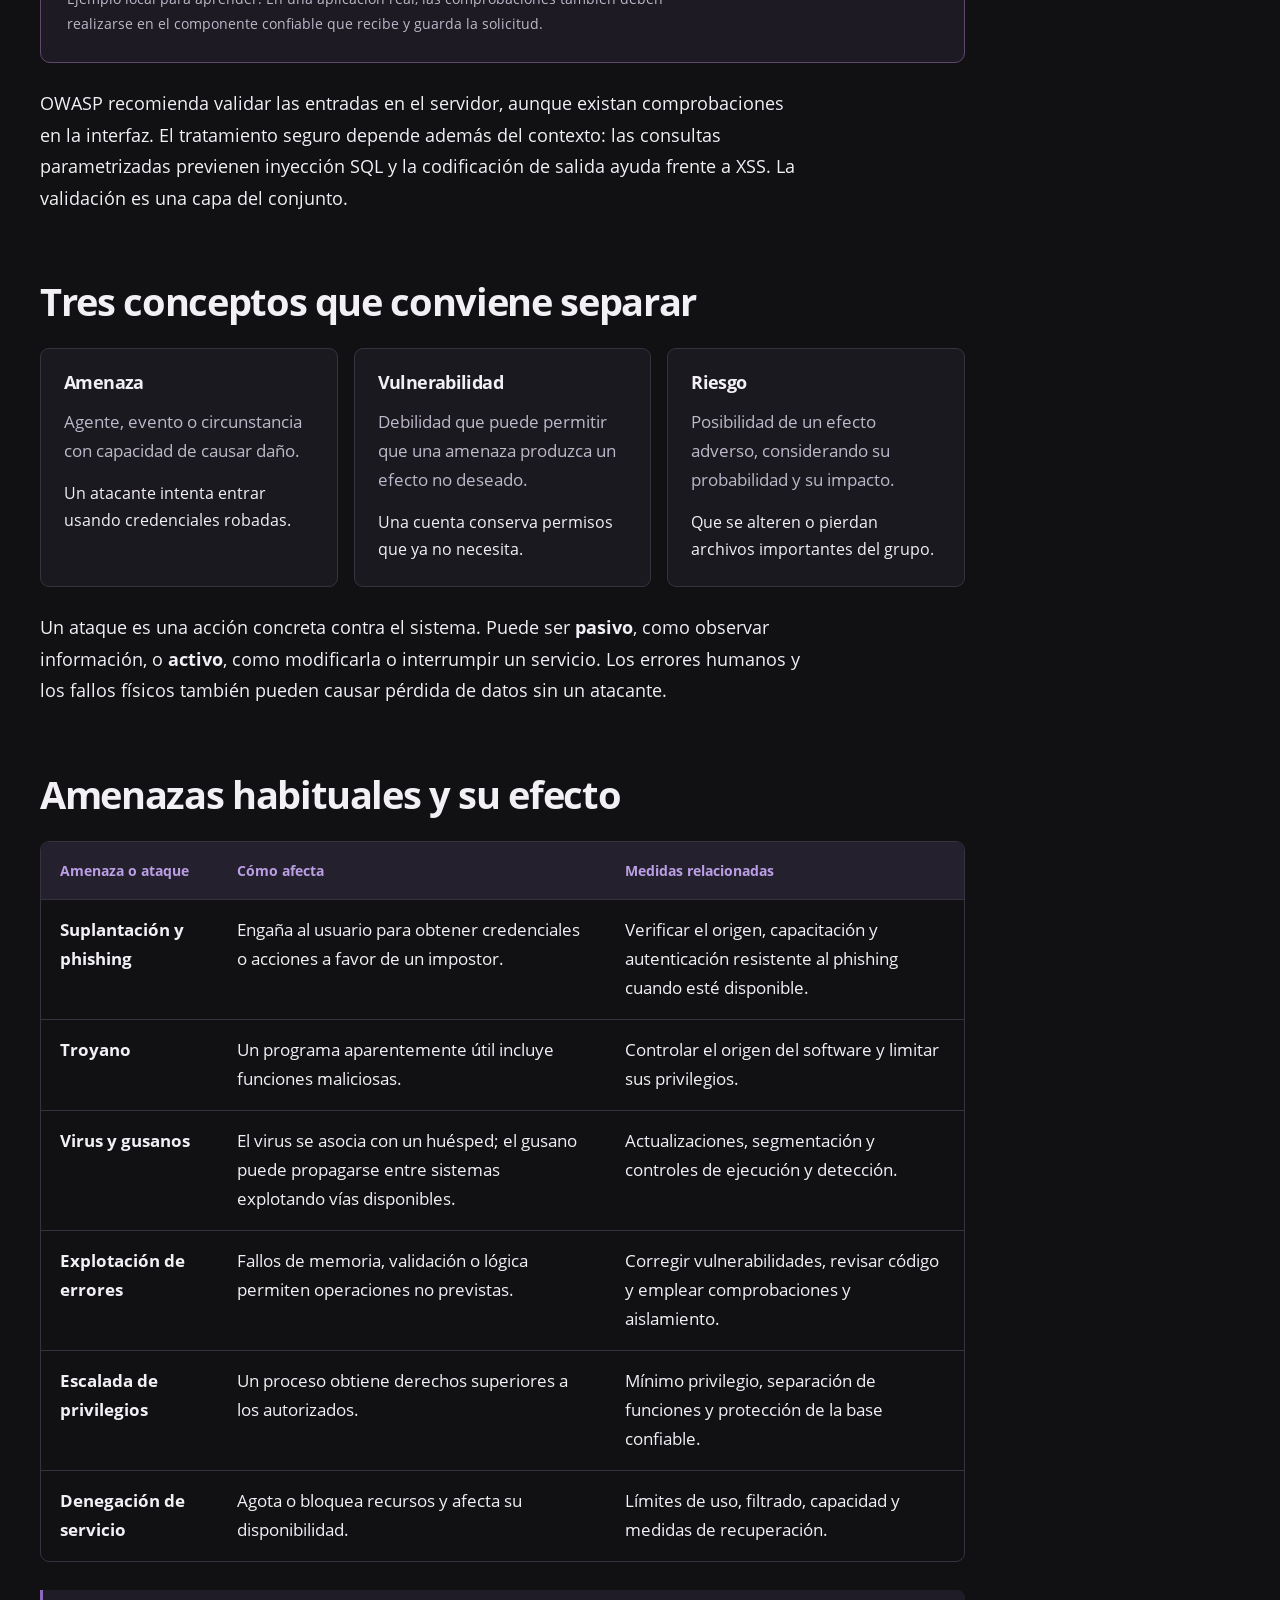
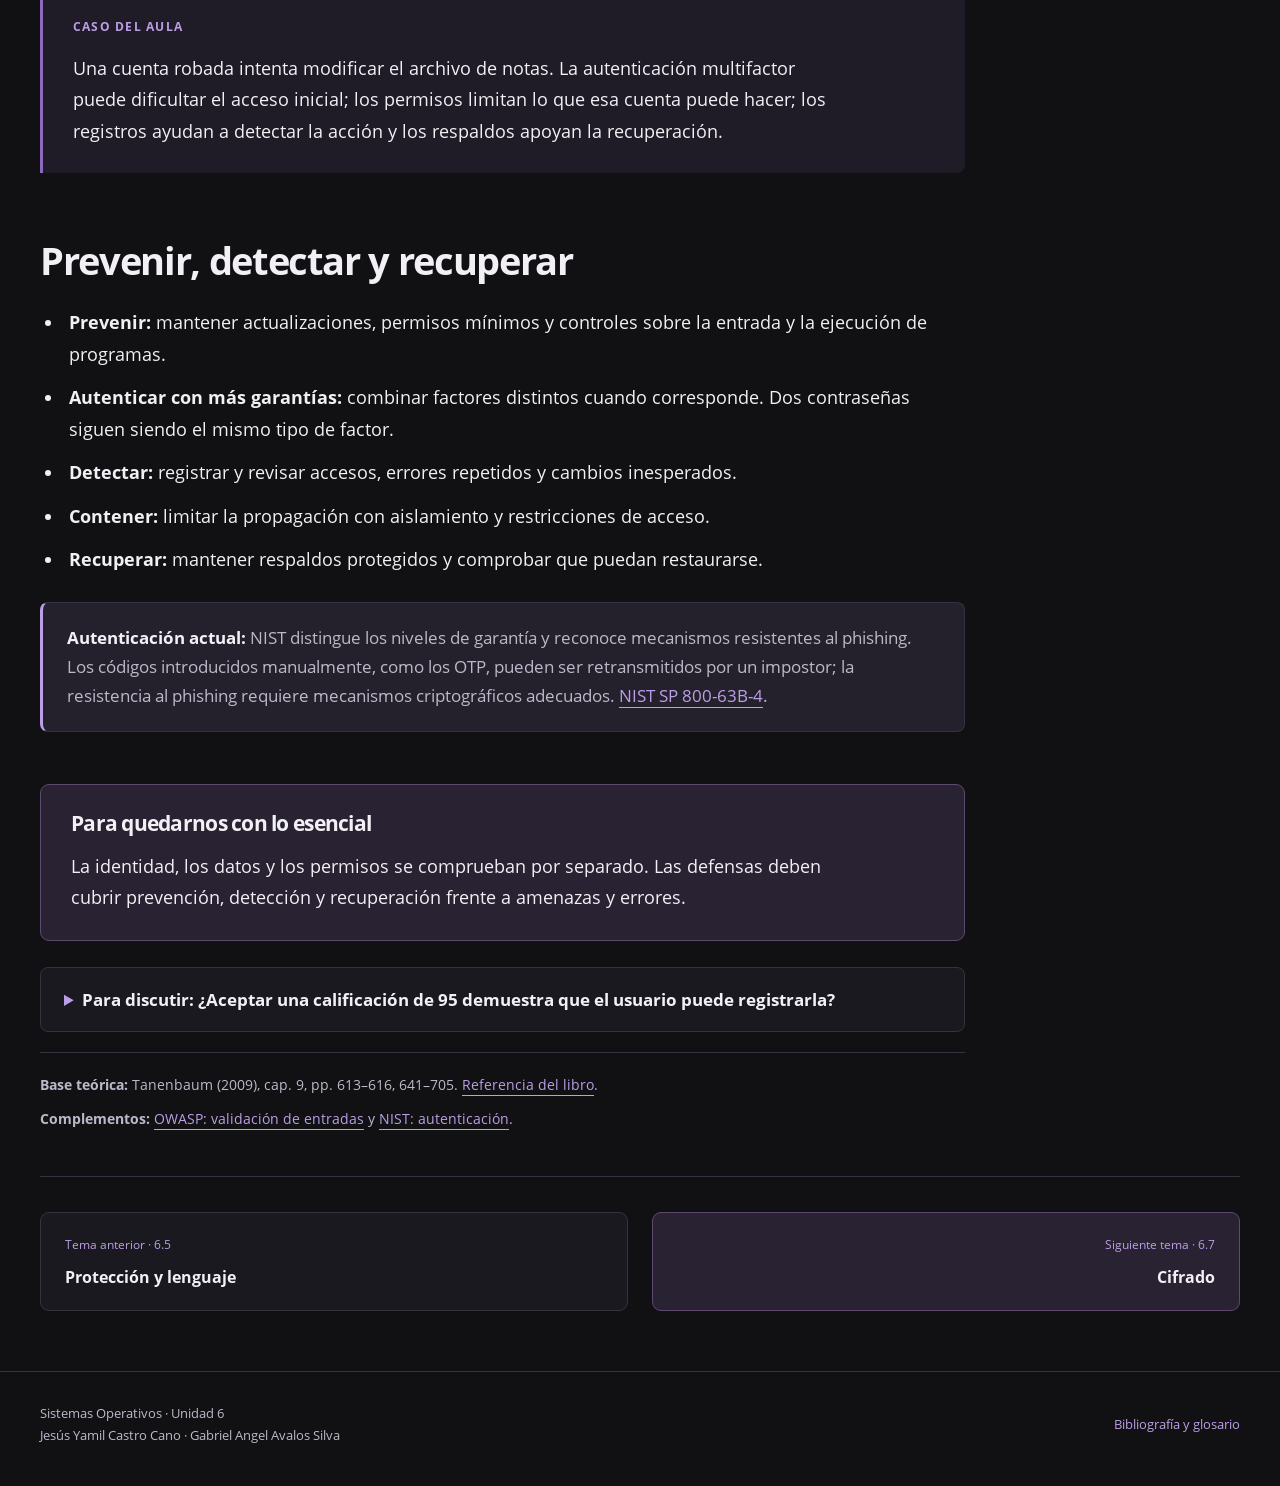
<file: temas/6-6-amenazas.html>
<!doctype html>
<html lang="es">
<head>
 <meta charset="utf-8">
 <meta name="viewport" content="width=device-width, initial-scale=1">
 <meta name="theme-color" content="#111114">
 <meta name="description" content="6.6 · Validación y amenazas al sistema. Material de la Unidad 6 de Sistemas Operativos: definiciones, explicaciones y ejemplos para clase.">
 <title>6.6 · Validación y amenazas al sistema · Sistemas Operativos</title>
 <link rel="icon" href="../assets/favicon.svg" type="image/svg+xml">
 <link rel="stylesheet" href="../assets/styles.css">
 <script src="../assets/site.js" defer></script>
</head>
<body>

<a class="skip" href="#contenido">Saltar al contenido</a>
<header class="site-top">
 <div class="shell header-row">
  <a class="brand" href="../index.html" aria-label="Sistemas Operativos, inicio">
   <span class="brand-mark" aria-hidden="true">SO</span>
   <span><strong>Sistemas Operativos</strong><small>Protección y seguridad</small></span>
  </a>
  <nav class="header-links" aria-label="Navegación principal">
   <a href="../index.html">Inicio</a>
   <a href="../fuentes.html">Fuentes</a>
   <button type="button" class="projection-toggle" data-projection aria-pressed="false" title="Aumentar el tamaño del texto para exponer">
    <svg viewBox="0 0 24 24" fill="none" stroke="currentColor" stroke-width="1.7" aria-hidden="true"><rect x="3" y="4" width="18" height="12" rx="2"/><path d="M12 16v5m-4 0h8"/></svg>
    <span>Proyección</span>
   </button>
  </nav>
 </div>
 <nav class="topic-bar" aria-label="Temas de la unidad">
  <div class="shell topic-bar-inner">
   <button type="button" class="carousel-control" data-carousel-back aria-label="Mostrar temas anteriores">Atrás</button>
   <div class="topic-carousel" tabindex="0" aria-label="Carrusel de temas, desplazamiento horizontal"><a class="topic-tab" href="../temas/6-1-conceptos.html"><span>6.1</span>Conceptos y objetivos</a><a class="topic-tab" href="../temas/6-2-clasificacion.html"><span>6.2</span>Clasificación</a><a class="topic-tab" href="../temas/6-3-funciones.html"><span>6.3</span>Sistema de protección</a><a class="topic-tab" href="../temas/6-4-matrices.html"><span>6.4</span>Matrices de acceso</a><a class="topic-tab" href="../temas/6-5-lenguaje.html"><span>6.5</span>Protección y lenguaje</a><a class="topic-tab" href="../temas/6-6-amenazas.html" aria-current="page"><span>6.6</span>Validación y amenazas</a><a class="topic-tab" href="../temas/6-7-cifrado.html"><span>6.7</span>Cifrado</a></div>
   <button type="button" class="carousel-control" data-carousel-next aria-label="Mostrar más temas">Más temas</button>
  </div>
 </nav>
 <div class="progress-line" aria-hidden="true"><div data-reading-progress></div></div>
</header>
<main id="contenido" class="shell"><div class="page-hero"><p class="eyebrow">Unidad 6 · Tema 6.6</p><h1>Validación y amenazas al sistema</h1><p class="intro">Una identidad válida, un dato válido y una operación autorizada son comprobaciones distintas. Las amenazas buscan aprovechar sus fallos.</p><div class="page-meta"><span>Tema 6 de 7</span><a href="#fuentes-tema">Fuentes de este tema</a></div></div>
<div class="lesson-layout"><article class="lesson" aria-label="Validación y amenazas al sistema">
<section id="validacion">
 <div class="definition"><span class="case-label">Idea central</span><p><strong>Validar</strong> es comprobar que se cumplen condiciones antes de aceptar una identidad, un dato o una operación. El sistema necesita distinguir identidad, formato y permisos.</p></div>
 <div class="flow" role="group" aria-label="Tres comprobaciones complementarias">
  <div><span class="step-label">IDENTIDAD</span><strong>Autenticar</strong><p>¿Quién solicita la operación? Se comprueban los autenticadores asociados a su identidad.</p></div>
  <div><span class="step-label">DATOS</span><strong>Validar la entrada</strong><p>¿La solicitud tiene un tipo, longitud, rango y estructura aceptables?</p></div>
  <div><span class="step-label">PERMISOS</span><strong>Autorizar</strong><p>¿Esa identidad puede realizar esta operación sobre ese recurso?</p></div>
 </div>
 <p>Una contraseña correcta no vuelve válido un dato fuera de rango. Un dato válido tampoco demuestra que quien lo envía tenga permiso para registrarlo.</p>
</section>
<section id="prueba">
 <h2>Un dato puede ser correcto y requerir permiso</h2>
 <div class="lab">
  <span class="case-label">Demostración de validación</span><h3>Registrar una calificación</h3>
  <p class="lab-intro">La regla acepta valores numéricos de 0 a 100. Prueba con 95 y con 150.</p>
  <form id="validation-form" novalidate>
   <label for="grade-value">Calificación</label><input id="grade-value" type="number" step="any" value="95" inputmode="decimal">
   <button type="submit" class="button small" style="margin-top:18px">Validar dato</button>
  </form>
  <div class="result" id="validation-result" role="status" aria-live="polite" aria-atomic="true"><strong>Prueba la regla</strong><span>Introduce un valor y pulsa “Validar dato”.</span></div>
  <p class="lab-note">Ejemplo local para aprender. En una aplicación real, las comprobaciones también deben realizarse en el componente confiable que recibe y guarda la solicitud.</p>
 </div>
 <p>OWASP recomienda validar las entradas en el servidor, aunque existan comprobaciones en la interfaz. El tratamiento seguro depende además del contexto: las consultas parametrizadas previenen inyección SQL y la codificación de salida ayuda frente a XSS. La validación es una capa del conjunto.</p>
</section>
<section id="riesgo">
 <h2>Tres conceptos que conviene separar</h2>
 <div class="cards">
  <div class="concept-card"><h3>Amenaza</h3><p>Agente, evento o circunstancia con capacidad de causar daño.</p><p class="example">Un atacante intenta entrar usando credenciales robadas.</p></div>
  <div class="concept-card"><h3>Vulnerabilidad</h3><p>Debilidad que puede permitir que una amenaza produzca un efecto no deseado.</p><p class="example">Una cuenta conserva permisos que ya no necesita.</p></div>
  <div class="concept-card"><h3>Riesgo</h3><p>Posibilidad de un efecto adverso, considerando su probabilidad y su impacto.</p><p class="example">Que se alteren o pierdan archivos importantes del grupo.</p></div>
 </div>
 <p style="margin-top:25px">Un ataque es una acción concreta contra el sistema. Puede ser <strong>pasivo</strong>, como observar información, o <strong>activo</strong>, como modificarla o interrumpir un servicio. Los errores humanos y los fallos físicos también pueden causar pérdida de datos sin un atacante.</p>
</section>
<section id="amenazas">
 <h2>Amenazas habituales y su efecto</h2>
 <div class="table-wrap"><table><thead><tr><th scope="col">Amenaza o ataque</th><th scope="col">Cómo afecta</th><th scope="col">Medidas relacionadas</th></tr></thead><tbody>
  <tr><th scope="row">Suplantación y phishing</th><td>Engaña al usuario para obtener credenciales o acciones a favor de un impostor.</td><td>Verificar el origen, capacitación y autenticación resistente al phishing cuando esté disponible.</td></tr>
  <tr><th scope="row">Troyano</th><td>Un programa aparentemente útil incluye funciones maliciosas.</td><td>Controlar el origen del software y limitar sus privilegios.</td></tr>
  <tr><th scope="row">Virus y gusanos</th><td>El virus se asocia con un huésped; el gusano puede propagarse entre sistemas explotando vías disponibles.</td><td>Actualizaciones, segmentación y controles de ejecución y detección.</td></tr>
  <tr><th scope="row">Explotación de errores</th><td>Fallos de memoria, validación o lógica permiten operaciones no previstas.</td><td>Corregir vulnerabilidades, revisar código y emplear comprobaciones y aislamiento.</td></tr>
  <tr><th scope="row">Escalada de privilegios</th><td>Un proceso obtiene derechos superiores a los autorizados.</td><td>Mínimo privilegio, separación de funciones y protección de la base confiable.</td></tr>
  <tr><th scope="row">Denegación de servicio</th><td>Agota o bloquea recursos y afecta su disponibilidad.</td><td>Límites de uso, filtrado, capacidad y medidas de recuperación.</td></tr>
 </tbody></table></div>
 <div class="example-box"><span class="case-label">Caso del aula</span><p>Una cuenta robada intenta modificar el archivo de notas. La autenticación multifactor puede dificultar el acceso inicial; los permisos limitan lo que esa cuenta puede hacer; los registros ayudan a detectar la acción y los respaldos apoyan la recuperación.</p></div>
</section>
<section id="capas">
 <h2>Prevenir, detectar y recuperar</h2>
 <ul>
  <li><strong>Prevenir:</strong> mantener actualizaciones, permisos mínimos y controles sobre la entrada y la ejecución de programas.</li>
  <li><strong>Autenticar con más garantías:</strong> combinar factores distintos cuando corresponde. Dos contraseñas siguen siendo el mismo tipo de factor.</li>
  <li><strong>Detectar:</strong> registrar y revisar accesos, errores repetidos y cambios inesperados.</li>
  <li><strong>Contener:</strong> limitar la propagación con aislamiento y restricciones de acceso.</li>
  <li><strong>Recuperar:</strong> mantener respaldos protegidos y comprobar que puedan restaurarse.</li>
 </ul>
 <div class="note update"><strong>Autenticación actual:</strong> NIST distingue los niveles de garantía y reconoce mecanismos resistentes al phishing. Los códigos introducidos manualmente, como los OTP, pueden ser retransmitidos por un impostor; la resistencia al phishing requiere mecanismos criptográficos adecuados. <a href="../fuentes.html#nist-auth">NIST SP 800-63B-4</a>.</div>
</section><div class="takeaway"><h2>Para quedarnos con lo esencial</h2><p>La identidad, los datos y los permisos se comprueban por separado. Las defensas deben cubrir prevención, detección y recuperación frente a amenazas y errores.</p></div><details><summary>Para discutir: ¿Aceptar una calificación de 95 demuestra que el usuario puede registrarla?</summary><div class="detail-body"><p>Demuestra que el valor cumple la regla del ejemplo. Todavía debe comprobarse la autorización del usuario sobre ese registro.</p></div></details><div class="sources-inline" id="fuentes-tema"><p><strong>Base teórica:</strong> Tanenbaum (2009), cap. 9, pp. 613–616, 641–705. <a href="../fuentes.html#tanenbaum">Referencia del libro</a>.</p><p><strong>Complementos:</strong> <a href="../fuentes.html#owasp-validation">OWASP: validación de entradas</a> y <a href="../fuentes.html#nist-auth">NIST: autenticación</a>.</p></div></article><aside class="lesson-nav" aria-label="Contenido de este tema"><p>En este tema</p><a href="#validacion">Qué se valida</a><a href="#prueba">Prueba una regla</a><a href="#riesgo">Amenaza, vulnerabilidad y riesgo</a><a href="#amenazas">Ataques y defensas</a><a href="#capas">Defensa en profundidad</a><a href="#fuentes-tema">Fuentes del tema</a></aside></div><nav class="lesson-pagination" aria-label="Continuar la unidad">
<a class="page-link" href="6-5-lenguaje.html"><span>Tema anterior · 6.5</span><strong>Protección y lenguaje</strong></a>
<a class="page-link next" href="6-7-cifrado.html"><span>Siguiente tema · 6.7</span><strong>Cifrado</strong></a></nav></main>
<footer class="site-footer"><div class="shell footer-inner">
<p>Sistemas Operativos · Unidad 6<br>Jesús Yamil Castro Cano · Gabriel Angel Avalos Silva</p>
<a href="../fuentes.html">Bibliografía y glosario</a>
</div></footer>
</body>
</html>
</file>
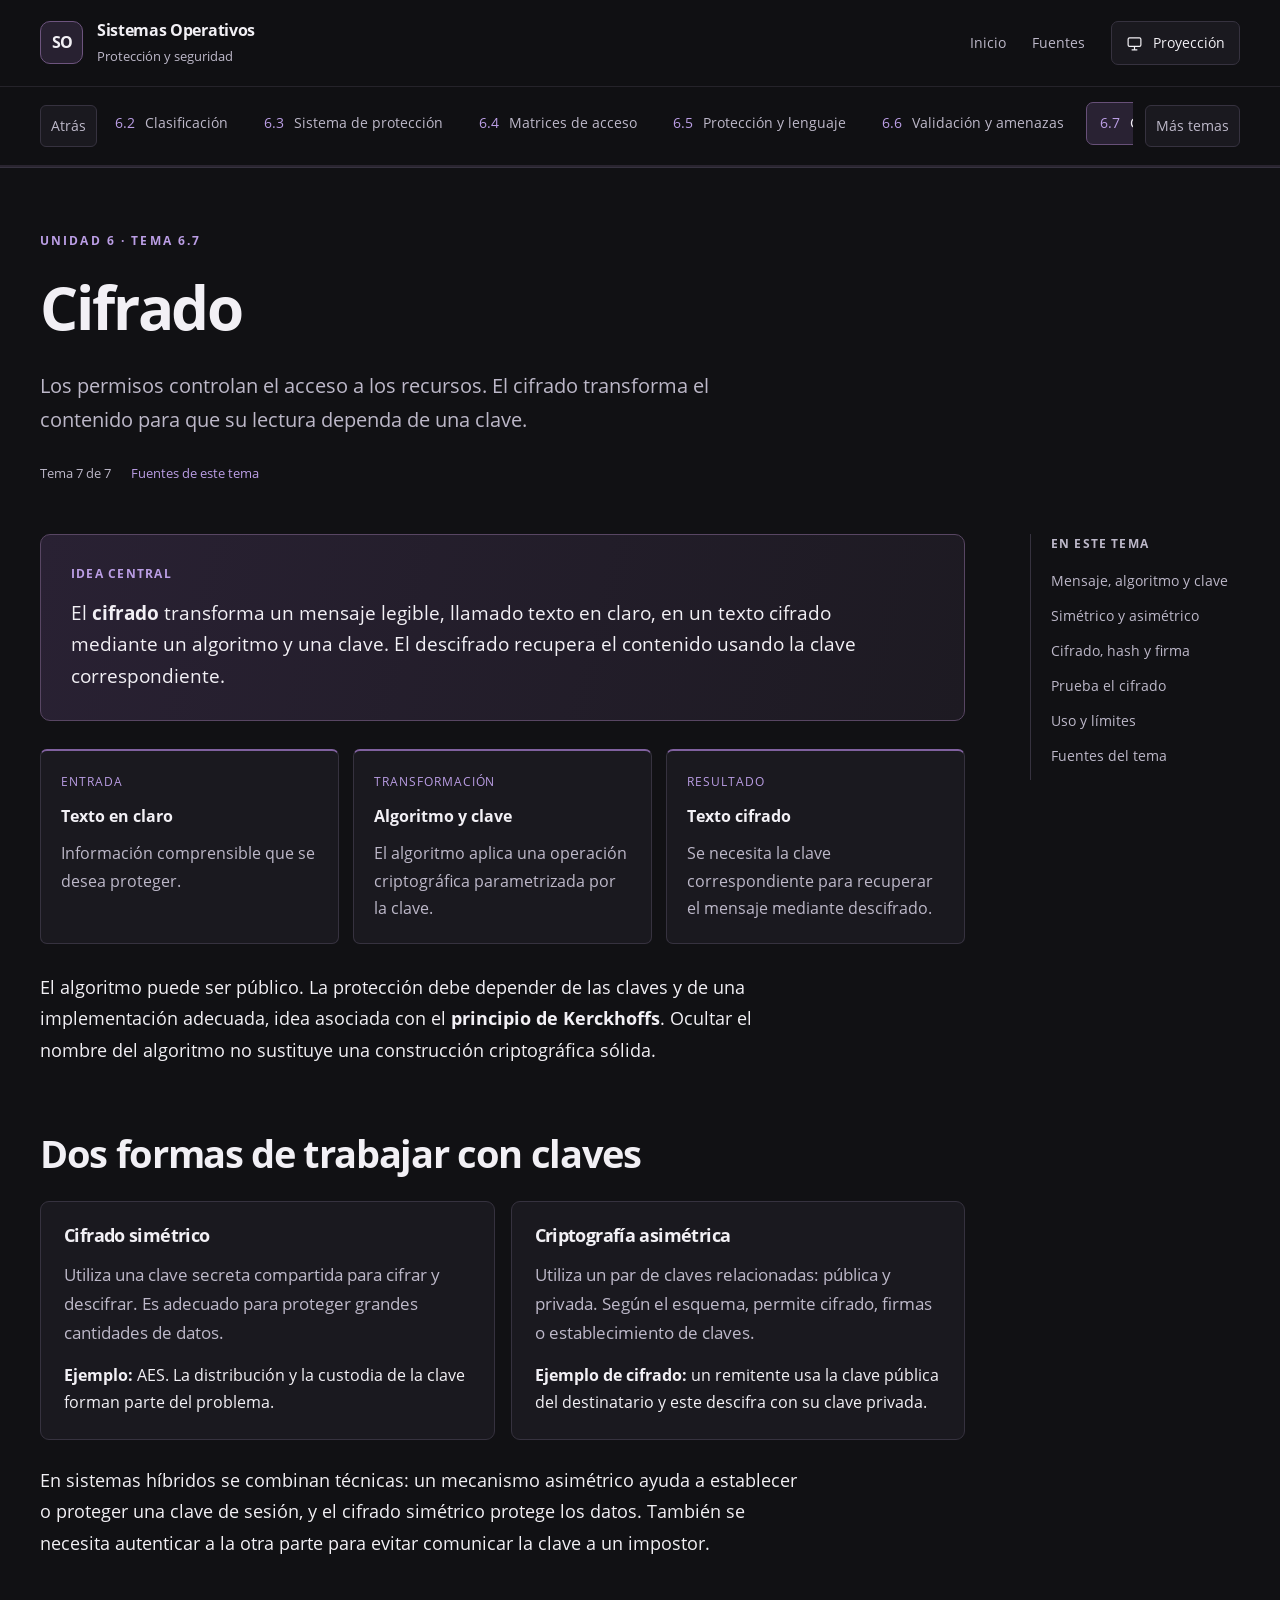
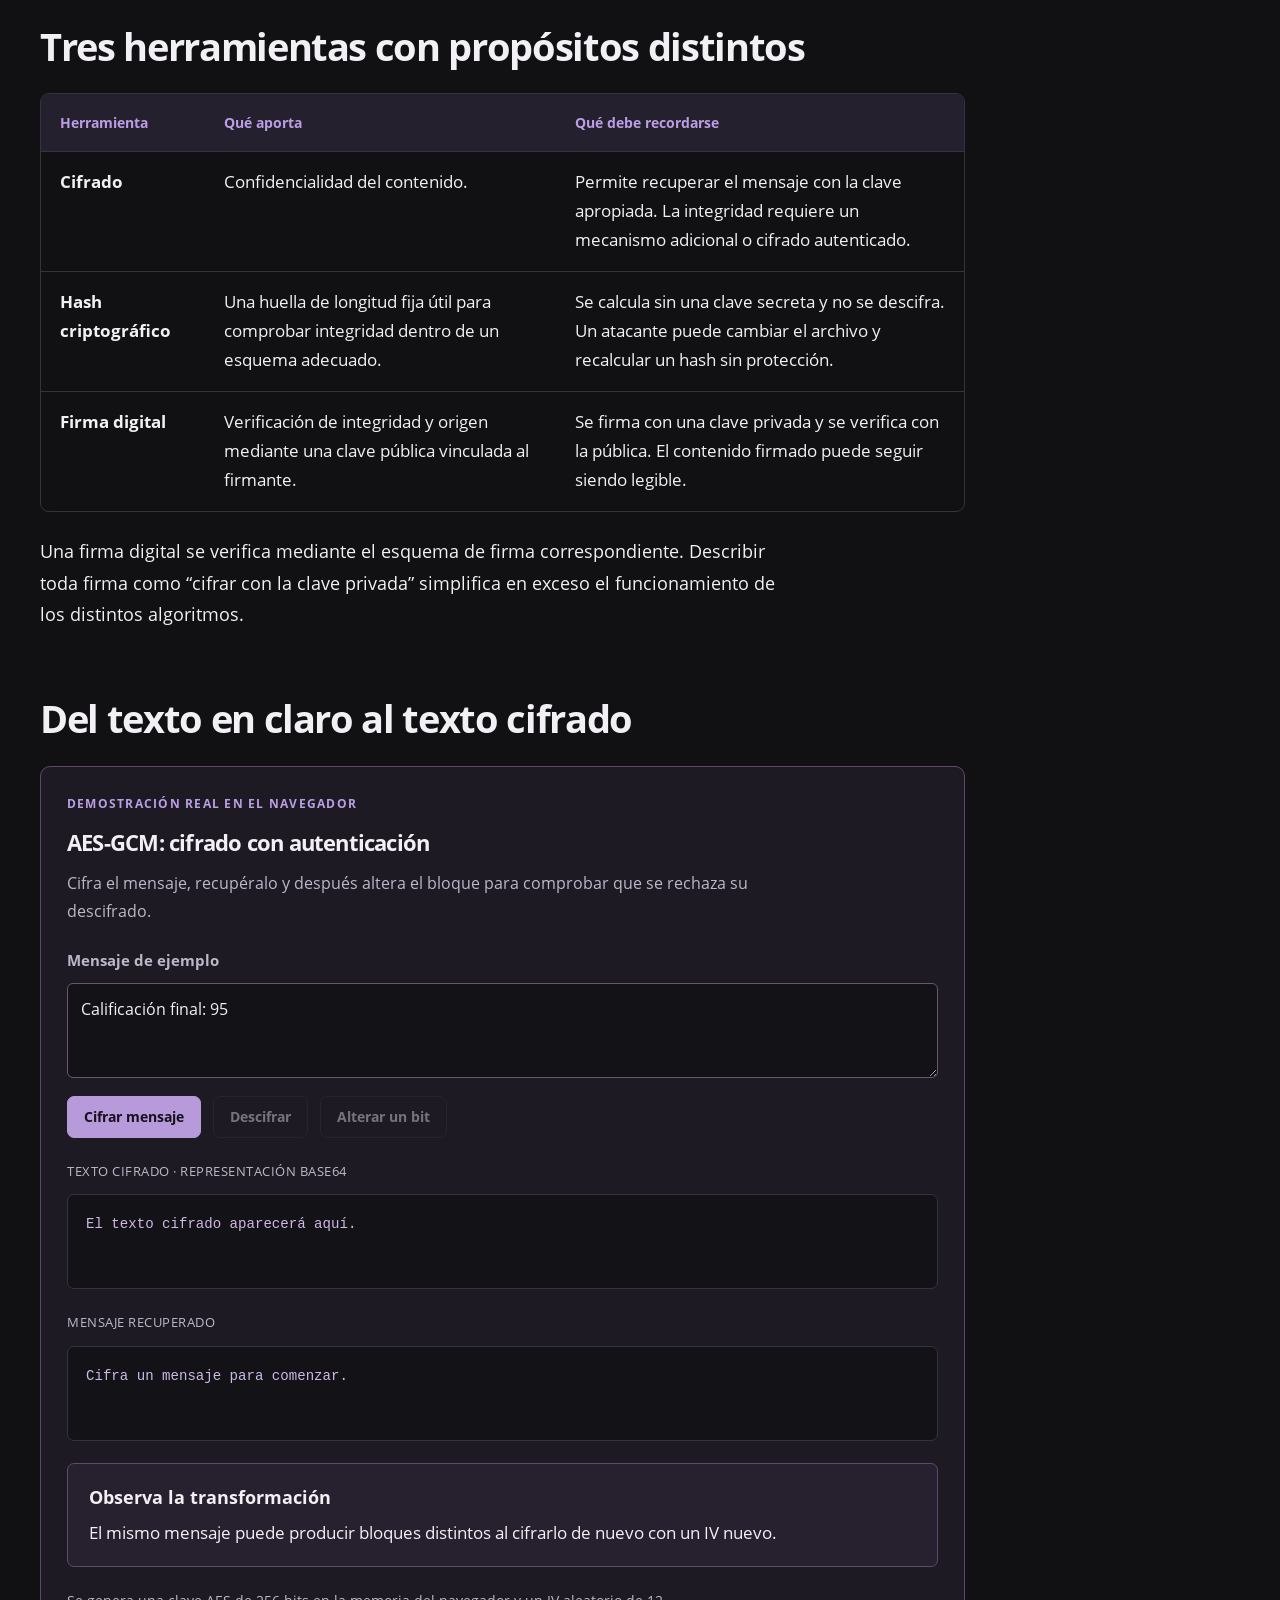
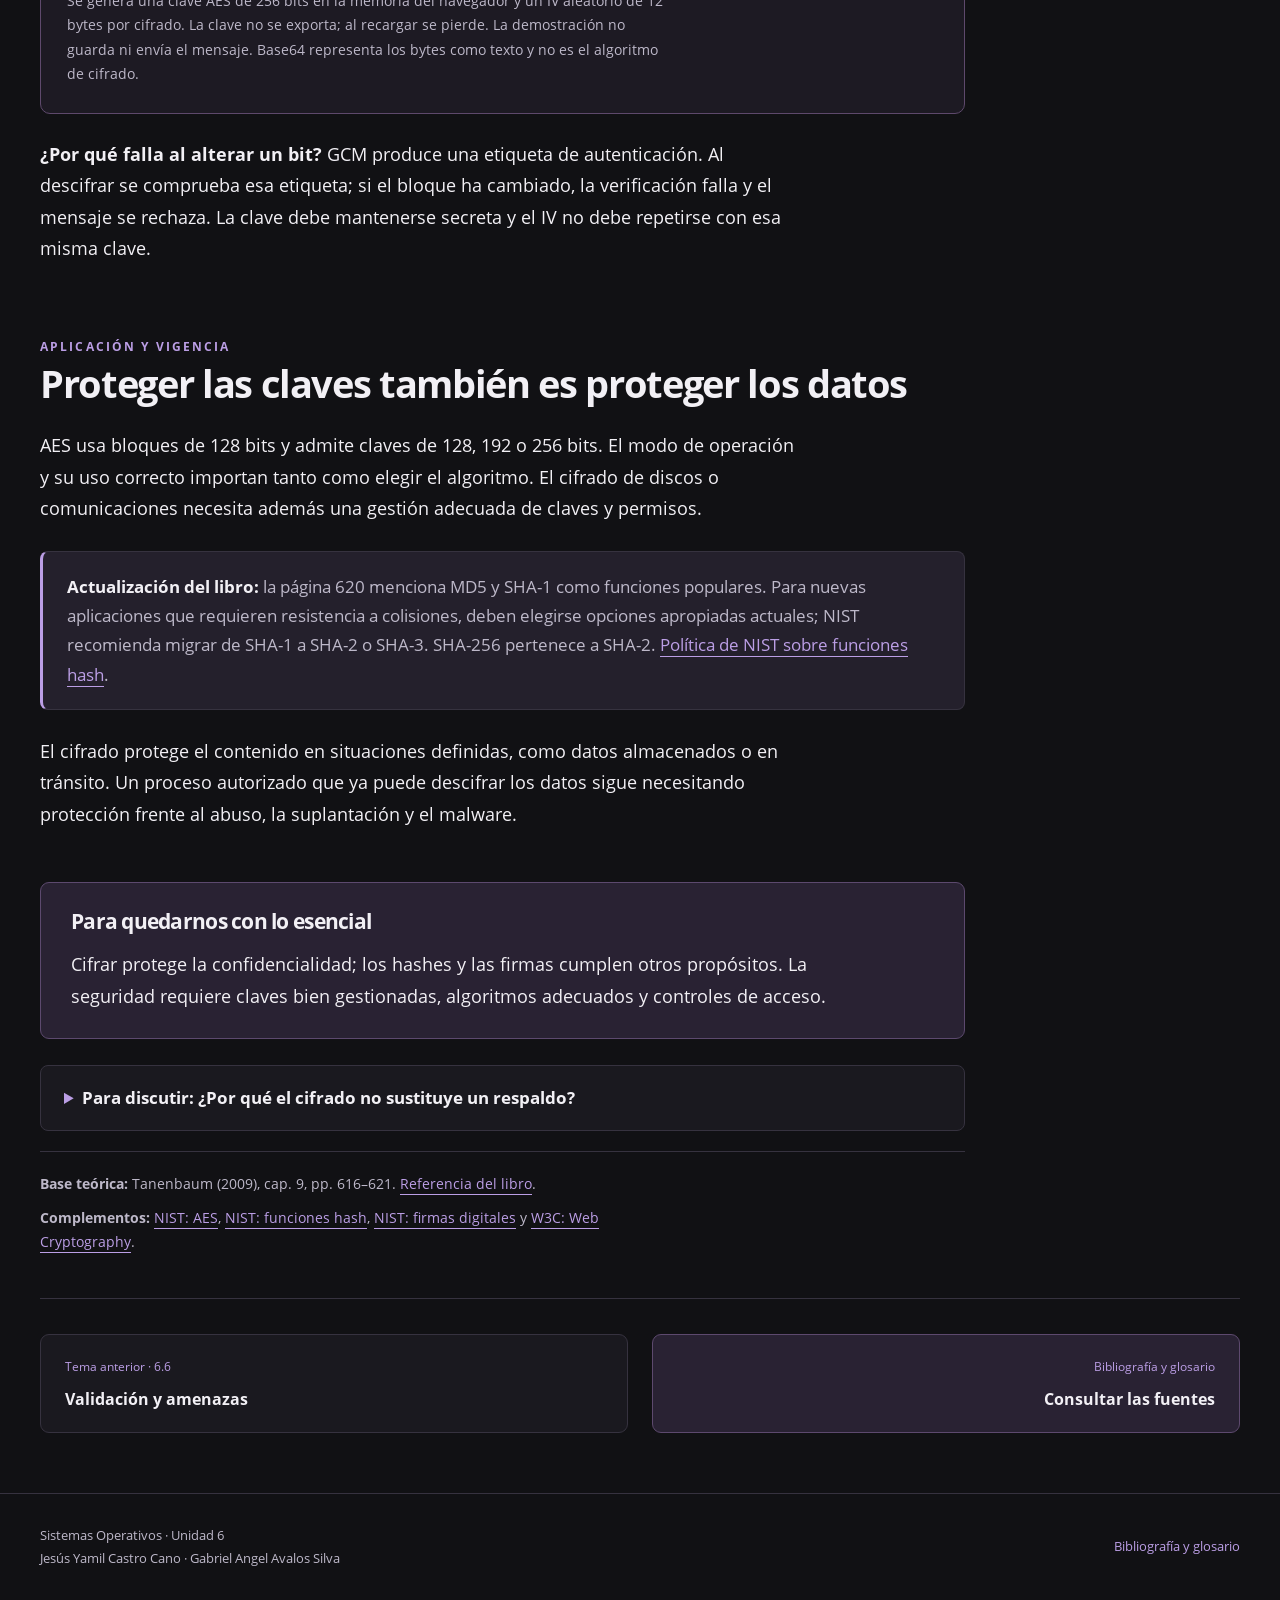
<file: temas/6-7-cifrado.html>
<!doctype html>
<html lang="es">
<head>
 <meta charset="utf-8">
 <meta name="viewport" content="width=device-width, initial-scale=1">
 <meta name="theme-color" content="#111114">
 <meta name="description" content="6.7 · Cifrado. Material de la Unidad 6 de Sistemas Operativos: definiciones, explicaciones y ejemplos para clase.">
 <title>6.7 · Cifrado · Sistemas Operativos</title>
 <link rel="icon" href="../assets/favicon.svg" type="image/svg+xml">
 <link rel="stylesheet" href="../assets/styles.css">
 <script src="../assets/site.js" defer></script>
</head>
<body>

<a class="skip" href="#contenido">Saltar al contenido</a>
<header class="site-top">
 <div class="shell header-row">
  <a class="brand" href="../index.html" aria-label="Sistemas Operativos, inicio">
   <span class="brand-mark" aria-hidden="true">SO</span>
   <span><strong>Sistemas Operativos</strong><small>Protección y seguridad</small></span>
  </a>
  <nav class="header-links" aria-label="Navegación principal">
   <a href="../index.html">Inicio</a>
   <a href="../fuentes.html">Fuentes</a>
   <button type="button" class="projection-toggle" data-projection aria-pressed="false" title="Aumentar el tamaño del texto para exponer">
    <svg viewBox="0 0 24 24" fill="none" stroke="currentColor" stroke-width="1.7" aria-hidden="true"><rect x="3" y="4" width="18" height="12" rx="2"/><path d="M12 16v5m-4 0h8"/></svg>
    <span>Proyección</span>
   </button>
  </nav>
 </div>
 <nav class="topic-bar" aria-label="Temas de la unidad">
  <div class="shell topic-bar-inner">
   <button type="button" class="carousel-control" data-carousel-back aria-label="Mostrar temas anteriores">Atrás</button>
   <div class="topic-carousel" tabindex="0" aria-label="Carrusel de temas, desplazamiento horizontal"><a class="topic-tab" href="../temas/6-1-conceptos.html"><span>6.1</span>Conceptos y objetivos</a><a class="topic-tab" href="../temas/6-2-clasificacion.html"><span>6.2</span>Clasificación</a><a class="topic-tab" href="../temas/6-3-funciones.html"><span>6.3</span>Sistema de protección</a><a class="topic-tab" href="../temas/6-4-matrices.html"><span>6.4</span>Matrices de acceso</a><a class="topic-tab" href="../temas/6-5-lenguaje.html"><span>6.5</span>Protección y lenguaje</a><a class="topic-tab" href="../temas/6-6-amenazas.html"><span>6.6</span>Validación y amenazas</a><a class="topic-tab" href="../temas/6-7-cifrado.html" aria-current="page"><span>6.7</span>Cifrado</a></div>
   <button type="button" class="carousel-control" data-carousel-next aria-label="Mostrar más temas">Más temas</button>
  </div>
 </nav>
 <div class="progress-line" aria-hidden="true"><div data-reading-progress></div></div>
</header>
<main id="contenido" class="shell"><div class="page-hero"><p class="eyebrow">Unidad 6 · Tema 6.7</p><h1>Cifrado</h1><p class="intro">Los permisos controlan el acceso a los recursos. El cifrado transforma el contenido para que su lectura dependa de una clave.</p><div class="page-meta"><span>Tema 7 de 7</span><a href="#fuentes-tema">Fuentes de este tema</a></div></div>
<div class="lesson-layout"><article class="lesson" aria-label="Cifrado">
<section id="definicion">
 <div class="definition"><span class="case-label">Idea central</span><p>El <strong>cifrado</strong> transforma un mensaje legible, llamado texto en claro, en un texto cifrado mediante un algoritmo y una clave. El descifrado recupera el contenido usando la clave correspondiente.</p></div>
 <div class="flow" role="group" aria-label="Secuencia de cifrado y descifrado">
  <div><span class="step-label">ENTRADA</span><strong>Texto en claro</strong><p>Información comprensible que se desea proteger.</p></div>
  <div><span class="step-label">TRANSFORMACIÓN</span><strong>Algoritmo y clave</strong><p>El algoritmo aplica una operación criptográfica parametrizada por la clave.</p></div>
  <div><span class="step-label">RESULTADO</span><strong>Texto cifrado</strong><p>Se necesita la clave correspondiente para recuperar el mensaje mediante descifrado.</p></div>
 </div>
 <p>El algoritmo puede ser público. La protección debe depender de las claves y de una implementación adecuada, idea asociada con el <strong>principio de Kerckhoffs</strong>. Ocultar el nombre del algoritmo no sustituye una construcción criptográfica sólida.</p>
</section>
<section id="tipos">
 <h2>Dos formas de trabajar con claves</h2>
 <div class="cards two">
  <div class="concept-card"><h3>Cifrado simétrico</h3><p>Utiliza una clave secreta compartida para cifrar y descifrar. Es adecuado para proteger grandes cantidades de datos.</p><p class="example"><strong>Ejemplo:</strong> AES. La distribución y la custodia de la clave forman parte del problema.</p></div>
  <div class="concept-card"><h3>Criptografía asimétrica</h3><p>Utiliza un par de claves relacionadas: pública y privada. Según el esquema, permite cifrado, firmas o establecimiento de claves.</p><p class="example"><strong>Ejemplo de cifrado:</strong> un remitente usa la clave pública del destinatario y este descifra con su clave privada.</p></div>
 </div>
 <p style="margin-top:25px">En sistemas híbridos se combinan técnicas: un mecanismo asimétrico ayuda a establecer o proteger una clave de sesión, y el cifrado simétrico protege los datos. También se necesita autenticar a la otra parte para evitar comunicar la clave a un impostor.</p>
</section>
<section id="diferencias">
 <h2>Tres herramientas con propósitos distintos</h2>
 <div class="table-wrap"><table><thead><tr><th scope="col">Herramienta</th><th scope="col">Qué aporta</th><th scope="col">Qué debe recordarse</th></tr></thead><tbody>
  <tr><th scope="row">Cifrado</th><td>Confidencialidad del contenido.</td><td>Permite recuperar el mensaje con la clave apropiada. La integridad requiere un mecanismo adicional o cifrado autenticado.</td></tr>
  <tr><th scope="row">Hash criptográfico</th><td>Una huella de longitud fija útil para comprobar integridad dentro de un esquema adecuado.</td><td>Se calcula sin una clave secreta y no se descifra. Un atacante puede cambiar el archivo y recalcular un hash sin protección.</td></tr>
  <tr><th scope="row">Firma digital</th><td>Verificación de integridad y origen mediante una clave pública vinculada al firmante.</td><td>Se firma con una clave privada y se verifica con la pública. El contenido firmado puede seguir siendo legible.</td></tr>
 </tbody></table></div>
 <p>Una firma digital se verifica mediante el esquema de firma correspondiente. Describir toda firma como “cifrar con la clave privada” simplifica en exceso el funcionamiento de los distintos algoritmos.</p>
</section>
<section id="laboratorio">
 <h2>Del texto en claro al texto cifrado</h2>
 <div class="lab" data-crypto-lab>
  <span class="case-label">Demostración real en el navegador</span><h3>AES-GCM: cifrado con autenticación</h3>
  <p class="lab-intro">Cifra el mensaje, recupéralo y después altera el bloque para comprobar que se rechaza su descifrado.</p>
  <noscript><p class="noscript">Activa JavaScript para usar la demostración de cifrado.</p></noscript>
  <label for="crypto-message">Mensaje de ejemplo</label>
  <textarea id="crypto-message" maxlength="250" rows="2">Calificación final: 95</textarea>
  <div class="button-row" style="margin-top:18px"><button type="button" class="button small" id="crypto-encrypt">Cifrar mensaje</button><button type="button" class="button secondary small" id="crypto-decrypt" disabled>Descifrar</button><button type="button" class="button secondary small" id="crypto-tamper" disabled>Alterar un bit</button></div>
  <p class="output-label" id="cipher-label">TEXTO CIFRADO · REPRESENTACIÓN BASE64</p>
  <div class="crypto-output" id="crypto-cipher" role="region" aria-labelledby="cipher-label">El texto cifrado aparecerá aquí.</div>
  <p class="output-label" id="plain-label">MENSAJE RECUPERADO</p>
  <div class="crypto-output" id="crypto-plain" role="region" aria-labelledby="plain-label">Cifra un mensaje para comenzar.</div>
  <div class="result" id="crypto-status" role="status" aria-live="polite" aria-atomic="true"><strong>Observa la transformación</strong><span>El mismo mensaje puede producir bloques distintos al cifrarlo de nuevo con un IV nuevo.</span></div>
  <p class="lab-note">Se genera una clave AES de 256 bits en la memoria del navegador y un IV aleatorio de 12 bytes por cifrado. La clave no se exporta; al recargar se pierde. La demostración no guarda ni envía el mensaje. Base64 representa los bytes como texto y no es el algoritmo de cifrado.</p>
 </div>
 <p><strong>¿Por qué falla al alterar un bit?</strong> GCM produce una etiqueta de autenticación. Al descifrar se comprueba esa etiqueta; si el bloque ha cambiado, la verificación falla y el mensaje se rechaza. La clave debe mantenerse secreta y el IV no debe repetirse con esa misma clave.</p>
</section>
<section id="actualidad">
 <span class="eyebrow">Aplicación y vigencia</span><h2>Proteger las claves también es proteger los datos</h2>
 <p>AES usa bloques de 128 bits y admite claves de 128, 192 o 256 bits. El modo de operación y su uso correcto importan tanto como elegir el algoritmo. El cifrado de discos o comunicaciones necesita además una gestión adecuada de claves y permisos.</p>
 <div class="note update"><strong>Actualización del libro:</strong> la página 620 menciona MD5 y SHA-1 como funciones populares. Para nuevas aplicaciones que requieren resistencia a colisiones, deben elegirse opciones apropiadas actuales; NIST recomienda migrar de SHA-1 a SHA-2 o SHA-3. SHA-256 pertenece a SHA-2. <a href="../fuentes.html#nist-hash">Política de NIST sobre funciones hash</a>.</div>
 <p>El cifrado protege el contenido en situaciones definidas, como datos almacenados o en tránsito. Un proceso autorizado que ya puede descifrar los datos sigue necesitando protección frente al abuso, la suplantación y el malware.</p>
</section><div class="takeaway"><h2>Para quedarnos con lo esencial</h2><p>Cifrar protege la confidencialidad; los hashes y las firmas cumplen otros propósitos. La seguridad requiere claves bien gestionadas, algoritmos adecuados y controles de acceso.</p></div><details><summary>Para discutir: ¿Por qué el cifrado no sustituye un respaldo?</summary><div class="detail-body"><p>Porque el cifrado conserva la confidencialidad, pero un archivo cifrado todavía puede borrarse, dañarse o quedar inaccesible si se pierde la clave. La recuperación requiere medidas adicionales.</p></div></details><div class="sources-inline" id="fuentes-tema"><p><strong>Base teórica:</strong> Tanenbaum (2009), cap. 9, pp. 616–621. <a href="../fuentes.html#tanenbaum">Referencia del libro</a>.</p><p><strong>Complementos:</strong> <a href="../fuentes.html#nist-aes">NIST: AES</a>, <a href="../fuentes.html#nist-hash">NIST: funciones hash</a>, <a href="../fuentes.html#nist-signature">NIST: firmas digitales</a> y <a href="../fuentes.html#webcrypto">W3C: Web Cryptography</a>.</p></div></article><aside class="lesson-nav" aria-label="Contenido de este tema"><p>En este tema</p><a href="#definicion">Mensaje, algoritmo y clave</a><a href="#tipos">Simétrico y asimétrico</a><a href="#diferencias">Cifrado, hash y firma</a><a href="#laboratorio">Prueba el cifrado</a><a href="#actualidad">Uso y límites</a><a href="#fuentes-tema">Fuentes del tema</a></aside></div><nav class="lesson-pagination" aria-label="Continuar la unidad">
<a class="page-link" href="6-6-amenazas.html"><span>Tema anterior · 6.6</span><strong>Validación y amenazas</strong></a>
<a class="page-link next" href="../fuentes.html"><span>Bibliografía y glosario</span><strong>Consultar las fuentes</strong></a></nav></main>
<footer class="site-footer"><div class="shell footer-inner">
<p>Sistemas Operativos · Unidad 6<br>Jesús Yamil Castro Cano · Gabriel Angel Avalos Silva</p>
<a href="../fuentes.html">Bibliografía y glosario</a>
</div></footer>
</body>
</html>
</file>
<file: assets/styles.css>
@font-face{font-family:OpenSans;src:url("fonts/OpenSans-Regular.ttf") format("truetype");font-style:normal;font-weight:400;font-display:swap}
@font-face{font-family:OpenSans;src:url("fonts/OpenSans-Bold.ttf") format("truetype");font-style:normal;font-weight:600 900;font-display:swap}
:root{color-scheme:dark;--bg:#111114;--panel:#1a191f;--panel-2:#201e28;--line:#36323f;--text:#f2f0f5;--muted:#bdb8c9;--purple:#bb9ee5;--purple-strong:#8e68bc;--purple-bg:#292233;--green:#a3dbbb;--red:#efb1b6;--max:1220px;--font:1.125rem}
*{box-sizing:border-box}
html{scroll-behavior:auto;scroll-padding-top:200px}
body{margin:0;background:var(--bg);color:var(--text);font:400 var(--font)/1.75 OpenSans,Arial,sans-serif;-webkit-font-smoothing:antialiased}
body.projection{--font:1.5rem;--max:1380px}
a{color:var(--purple);text-underline-offset:5px}
a:hover{color:#e3d3f9}
button,input,select,textarea{font:inherit}
button,a,input,select,textarea,summary{-webkit-tap-highlight-color:transparent}
button{cursor:pointer}
button:disabled{opacity:.42;cursor:not-allowed}
:focus-visible{outline:3px solid #d1b8f2;outline-offset:5px}
::selection{background:#644780;color:#fff}
.shell{width:min(var(--max),calc(100% - 80px));margin-inline:auto}
.skip{position:fixed;top:-100px;left:20px;z-index:100;background:var(--text);color:var(--bg);padding:12px 20px}
.skip:focus{top:14px}
.site-top{position:sticky;top:0;z-index:20;background:rgba(17,17,20,.98);border-bottom:1px solid var(--line)}
.header-row{min-height:86px;display:flex;align-items:center;justify-content:space-between;gap:20px}
.brand{display:flex;align-items:center;gap:14px;color:var(--text);text-decoration:none;line-height:1.35}
.brand-mark{display:grid;place-items:center;border:1px solid #6d547e;background:#282131;border-radius:10px;width:43px;height:43px;font-size:1rem;font-weight:700;letter-spacing:-1px}
.brand strong{font-size:1rem;display:block;letter-spacing:-.02em}
.brand small{font-size:.8rem;color:var(--muted)}
.header-links{display:flex;align-items:center;gap:26px;font-size:.9rem}
.header-links>a{text-decoration:none;color:var(--muted)}
.header-links>a[aria-current=page]{color:var(--text)}
.projection-toggle{display:flex;align-items:center;gap:10px;border:1px solid var(--line);background:var(--panel);color:var(--text);padding:9px 14px;border-radius:7px;font-size:.875rem}
.projection-toggle[aria-pressed=true]{border-color:var(--purple);background:var(--purple-bg)}
.projection-toggle svg{width:17px;height:17px}
.topic-bar{border-top:1px solid #25232a}
.topic-bar-inner{display:flex;align-items:center;gap:12px;padding:12px 0}
.topic-carousel{display:flex;gap:8px;overflow-x:auto;scrollbar-width:thin;scrollbar-color:#5e4a76 transparent;scroll-behavior:smooth;flex:1;padding:3px 3px 8px}
.topic-tab{flex:0 0 auto;display:flex;align-items:center;gap:10px;white-space:nowrap;text-decoration:none;color:var(--muted);padding:8px 13px;border:1px solid transparent;border-radius:7px;font-size:.875rem}
.topic-tab span{color:var(--purple);font-size:.8rem}
.topic-tab:hover{background:var(--panel)}
.topic-tab[aria-current=page]{color:var(--text);background:var(--purple-bg);border-color:#675078}
.carousel-control{border:1px solid var(--line);background:var(--panel);color:var(--muted);font-size:.8rem;padding:8px 10px;border-radius:6px;flex:0 0 auto}
.eyebrow{margin:0 0 20px;color:var(--purple);font-size:.78rem;font-weight:700;letter-spacing:.17em;text-transform:uppercase}
h1,h2,h3{line-height:1.2;letter-spacing:-.035em;font-weight:700}
h1{font-size:clamp(2.5rem,5vw,4.65rem);margin:0 0 25px}
h2{font-size:clamp(1.8rem,3vw,2.4rem);margin:0 0 24px}
h3{font-size:1.25rem;margin:0 0 14px}
p{margin:0 0 22px}
strong{font-weight:700}
.muted{color:var(--muted)}
.accent{color:var(--purple)}
.intro{font-size:1.25rem;line-height:1.7;color:var(--muted);max-width:760px}
.button{display:inline-flex;align-items:center;justify-content:center;gap:10px;text-decoration:none;background:#b69ad9;color:#17111e;border:1px solid #b69ad9;border-radius:7px;padding:12px 22px;font-size:.95rem;font-weight:700;min-height:49px}
.button:hover{background:#d1b6f1;border-color:#d1b6f1;color:#17111e}
.button.secondary{background:transparent;color:var(--text);border-color:var(--line)}
.button.secondary:hover{border-color:var(--purple);background:var(--purple-bg)}
.button.small{font-size:.85rem;padding:8px 16px;min-height:42px}
.button-row{display:flex;align-items:center;flex-wrap:wrap;gap:12px}
.home-hero{display:grid;grid-template-columns:1.2fr 1fr;align-items:center;gap:72px;padding:74px 0 76px}
.home-hero h1{font-size:clamp(3.2rem,6.7vw,5.7rem);line-height:1.07;letter-spacing:-.055em}
.home-hero .intro{font-size:1.1rem;max-width:600px}
.credits{margin:30px 0;display:grid;gap:15px;padding-left:18px;border-left:2px solid #715585}
.credits p{margin:0;font-size:.9rem;line-height:1.65}
.credits strong{display:block;color:var(--text);font-size:.95rem}
.credits span{color:var(--muted);font-size:.825rem}
.credits-label{font-size:.75rem;letter-spacing:.13em;text-transform:uppercase;color:var(--muted);margin:0 0 12px}
.security-visual{position:relative;padding:26px;background:linear-gradient(145deg,#272330,#19171e 70%);border:1px solid #494050;border-radius:16px;box-shadow:0 25px 80px #0004}
.visual-top{display:flex;align-items:center;justify-content:space-between;border-bottom:1px solid #423b4b;padding-bottom:18px;font-size:.8rem;color:var(--muted)}
.visual-top strong{color:var(--text);font-size:.9rem}
.visual-core{display:flex;flex-direction:column;align-items:center;text-align:center;padding:30px 0 20px}
.shield{width:88px;height:96px;margin-bottom:14px;color:var(--purple)}
.visual-core strong{font-size:1.3rem}
.visual-core span{font-size:.82rem;color:var(--muted)}
.request-row{display:flex;align-items:center;justify-content:space-between;gap:16px;padding:17px 0;border-top:1px solid #37313f;font-size:.85rem}
.request-row small{display:block;color:var(--muted);font-size:.76rem}
.permission{font-size:.75rem;border:1px solid #465f51;color:var(--green);background:#1c2c24;border-radius:5px;padding:3px 8px;white-space:nowrap}
.permission.denied{color:var(--red);border-color:#69454e;background:#302126}
.visual-foot{margin:12px 0 0;font-size:.75rem;color:var(--muted)}
.section-rule{border-top:1px solid var(--line);padding:64px 0}
.section-heading{display:flex;align-items:end;justify-content:space-between;gap:30px;margin-bottom:26px}
.section-heading h2{margin:0}
.section-heading p{max-width:440px;font-size:.95rem;color:var(--muted);margin:0}
.curriculum{border-top:1px solid var(--line)}
.curriculum-link{display:grid;grid-template-columns:60px 1fr 1fr;gap:26px;align-items:center;border-bottom:1px solid var(--line);padding:25px 18px 25px 0;color:var(--text);text-decoration:none;transition:background .15s}
.curriculum-link:hover{background:#211d29;color:var(--text)}
.curriculum-link .topic-no{font-size:1.3rem;color:var(--purple);font-weight:700}
.curriculum-link strong{font-size:1.05rem}
.curriculum-link .description{color:var(--muted);font-size:.9rem}
.context-split{display:grid;grid-template-columns:1fr 1fr;gap:60px}
.context-split p{color:var(--muted)}
.case-label{color:var(--purple);font-size:.78rem;letter-spacing:.1em;text-transform:uppercase;font-weight:700;display:block;margin-bottom:15px}
.home-notes{display:grid;grid-template-columns:repeat(3,1fr);gap:32px}
.home-notes h3{font-size:1.15rem}
.home-notes p{color:var(--muted);font-size:.95rem;margin:0}
.page-hero{padding:62px 0 42px;max-width:950px}
.page-hero h1{font-size:clamp(2.5rem,4.7vw,3.9rem)}
.page-hero .intro{margin-bottom:0}
.page-meta{display:flex;align-items:center;gap:20px;margin-top:25px;color:var(--muted);font-size:.8rem}
.page-meta a{text-decoration:none}
.lesson-layout{display:grid;grid-template-columns:minmax(0,1fr) 210px;gap:65px;align-items:start;padding-top:8px}
.lesson{min-width:0}
.lesson section{margin-bottom:52px;scroll-margin-top:205px}
.lesson section+section{padding-top:12px}
.lesson p{max-width:76ch}
.lesson ul,.lesson ol{padding-left:24px}
.lesson li{padding-left:5px;margin-bottom:12px}
.lesson-nav{position:sticky;top:198px;padding-left:20px;border-left:1px solid var(--line);font-size:.8rem}
.lesson-nav p{font-size:.72rem;font-weight:700;letter-spacing:.1em;text-transform:uppercase;color:var(--muted);margin-bottom:16px}
.lesson-nav a{display:block;color:var(--muted);text-decoration:none;line-height:1.5;margin-bottom:14px}
.lesson-nav a:hover{color:var(--purple)}
.definition{border:1px solid #584663;border-radius:10px;background:linear-gradient(105deg,#292133,#1d1a22);padding:28px 30px}
.definition .case-label{margin-bottom:12px}
.definition p{font-size:1.2rem;line-height:1.65;margin:0}
.cards{display:grid;grid-template-columns:repeat(3,1fr);gap:16px}
.cards.two{grid-template-columns:repeat(2,1fr)}
.concept-card{background:var(--panel);border:1px solid var(--line);border-radius:9px;padding:23px}
.concept-card .letter{display:inline-flex;align-items:center;justify-content:center;width:38px;height:38px;background:var(--purple-bg);color:var(--purple);border:1px solid #5b466d;border-radius:8px;font-size:1.1rem;font-weight:700;margin-bottom:20px}
.concept-card h3{font-size:1.1rem}
.concept-card p{font-size:.95em;color:var(--muted);line-height:1.7;margin:0}
.concept-card .example{margin-top:15px;font-size:.88em;color:var(--text)}
.example-box{padding:26px 30px;border-left:3px solid var(--purple-strong);background:#201c27;border-radius:0 8px 8px 0;margin:28px 0}
.example-box p:last-child{margin-bottom:0}
.example-box h3{font-size:1.2rem}
.note{background:var(--panel);border:1px solid var(--line);border-radius:8px;padding:20px 24px;color:var(--muted);font-size:.93em;margin:26px 0}
.note strong{color:var(--text)}
.update{border-left:3px solid var(--purple);background:#24202c}
.table-wrap{overflow-x:auto;border:1px solid var(--line);border-radius:9px;margin:24px 0}
table{border-collapse:collapse;width:100%;font-size:.92em;text-align:left}
caption{text-align:left;padding:15px 20px;color:var(--muted);font-size:.85em;background:#1c1a22}
th,td{padding:16px 19px;border-bottom:1px solid var(--line);vertical-align:top}
thead{background:#24202d}
thead th{color:var(--purple);font-size:.87em;font-weight:700}
tbody th{font-weight:700}
tbody tr:last-child>*{border-bottom:0}
tbody tr:hover{background:#211d28}
.flow{display:grid;grid-template-columns:repeat(3,1fr);gap:14px;margin:28px 0}
.flow.four{grid-template-columns:repeat(4,1fr)}
.flow>div{position:relative;border:1px solid var(--line);border-top:2px solid #80619f;border-radius:7px;background:var(--panel);padding:20px}
.flow strong{display:block;margin-bottom:10px;font-size:1rem}
.flow p{font-size:.88em;margin:0;color:var(--muted)}
.flow .step-label{font-size:.75rem;color:var(--purple);display:block;letter-spacing:.08em;margin-bottom:10px}
.takeaway{padding:26px 30px;border:1px solid #5c496e;border-radius:9px;background:var(--purple-bg);margin:44px 0 26px}
.takeaway h2{font-size:1.3rem;margin-bottom:15px}
.takeaway p{margin:0}
details{border:1px solid var(--line);background:var(--panel);border-radius:8px;margin:20px 0;overflow:hidden}
summary{padding:19px 23px;cursor:pointer;line-height:1.5;font-size:.95em;font-weight:700}
summary::marker{color:var(--purple)}
details[open] summary{border-bottom:1px solid var(--line)}
.detail-body{padding:22px 24px;color:var(--muted)}
.detail-body p:last-child{margin:0}
.sources-inline{font-size:.85rem;color:var(--muted);border-top:1px solid var(--line);padding-top:20px;margin-bottom:45px}
.sources-inline p{margin-bottom:10px}
.lesson-pagination{display:grid;grid-template-columns:1fr 1fr;gap:24px;border-top:1px solid var(--line);padding:35px 0 60px}
.page-link{color:var(--text);text-decoration:none;padding:21px 24px;border:1px solid var(--line);border-radius:9px;background:var(--panel)}
.page-link:hover{border-color:var(--purple);color:var(--text)}
.page-link.next{background:var(--purple-bg);border-color:#5d496e;text-align:right}
.page-link span{display:block;font-size:.78rem;color:var(--purple);margin-bottom:9px}
.page-link strong{font-size:1rem;line-height:1.5;display:block}
.site-footer{border-top:1px solid var(--line);padding:30px 0 40px;color:var(--muted);font-size:.8rem}
.footer-inner{display:flex;align-items:center;justify-content:space-between;gap:20px}
.footer-inner p{margin:0}
.footer-inner a{text-decoration:none}
.lab{border:1px solid #5e496c;border-radius:10px;padding:26px;background:#1d1a23;margin:25px 0}
.lab h3{font-size:1.4rem;margin-bottom:12px}
.lab .lab-intro{font-size:.9em;color:var(--muted)}
.lab-controls{display:grid;grid-template-columns:repeat(3,1fr);gap:16px;margin:24px 0}
label{display:block;font-size:.85em;font-weight:700;color:var(--muted)}
select,input[type=number],textarea{display:block;width:100%;color:var(--text);border:1px solid #655970;border-radius:6px;background:#131216;padding:11px 13px;margin-top:9px;font-size:1rem}
select{appearance:none;background-image:url("data:image/svg+xml,%3Csvg xmlns='http://www.w3.org/2000/svg' width='16' height='12'%3E%3Cpath d='m3 3 5 5 5-5' stroke='%23c2afdb' fill='none' stroke-width='2'/%3E%3C/svg%3E");background-repeat:no-repeat;background-position:right 12px center;padding-right:38px}
textarea{resize:vertical;min-height:95px}
.matrix-table{font-size:.83em;min-width:610px}
.matrix-table th,.matrix-table td{padding:14px 13px;text-align:center}
.matrix-table tbody th{text-align:left}
.matrix-table td.selected-cell{background:#40304e;color:#f5e6ff;outline:2px solid var(--purple);outline-offset:-2px;font-weight:700}
.result{padding:18px 21px;border:1px solid #5c4b69;background:#27202f;border-radius:7px;margin:22px 0;font-size:.92em;overflow-wrap:anywhere}
.result strong{display:block;font-size:1.07em;margin-bottom:6px}
.result[data-state=allow]{border-color:#516c5c;background:#1d2a22}
.result[data-state=allow] strong{color:var(--green)}
.result[data-state=deny]{border-color:#825b63;background:#2d2027}
.result[data-state=deny] strong{color:var(--red)}
.lab-note{font-size:.8rem;color:var(--muted);margin-top:15px!important;margin-bottom:0!important}
.code-block,pre{font:400 .9rem/1.8 ui-monospace,SFMono-Regular,Consolas,monospace;background:#141217;border:1px solid var(--line);border-radius:8px;padding:23px;color:#d9c8ed;overflow-x:auto;white-space:pre}
code{font-size:.9em;background:#2a2332;padding:2px 5px;border-radius:3px;color:#dac7ec}
pre code{background:none;padding:0;font-size:inherit}
.crypto-output{font:.88rem/1.7 ui-monospace,SFMono-Regular,Consolas,monospace;overflow-wrap:anywhere;white-space:pre-wrap;min-height:95px;border:1px solid var(--line);border-radius:7px;background:#131216;padding:18px;margin:12px 0 20px;color:#cdb9e5}
.output-label{font-size:.8rem;letter-spacing:.04em;color:var(--muted);margin:22px 0 0}
.source-list{display:grid;gap:18px;margin-bottom:55px}
.source-item{border:1px solid var(--line);background:var(--panel);border-radius:9px;padding:27px;scroll-margin-top:205px}
.source-item h2{font-size:1.2rem;margin-bottom:13px}
.source-item p{font-size:.95rem;color:var(--muted);margin-bottom:12px}
.source-item p:last-child{margin-bottom:0}
.source-item a{overflow-wrap:anywhere;font-size:.9rem}
.tag{display:inline-block;background:var(--purple-bg);border:1px solid #544262;color:var(--purple);border-radius:5px;padding:2px 9px;font-size:.75rem;margin-bottom:14px}
.glossary{display:grid;grid-template-columns:1fr 1fr;gap:0 35px}
.glossary>div{border-bottom:1px solid var(--line);padding:20px 0}
.glossary dt{font-weight:700;color:var(--purple);font-size:1rem}
.glossary dd{margin:8px 0 0;color:var(--muted);font-size:.9rem}
.progress-line{height:2px;background:#29242f}
.progress-line div{height:100%;background:var(--purple-strong);width:0}
.noscript{padding:15px 22px;background:var(--purple-bg);font-size:.9rem;margin-bottom:25px}
.projection .intro,.projection .definition p{font-size:1.35rem}
.projection .concept-card p,.projection table,.projection .flow p{font-size:1.1rem}
.projection .lesson-layout{grid-template-columns:1fr}
.projection .lesson-nav{display:none}
.projection .lesson{max-width:1100px;margin:0 auto;width:100%}
.projection .page-hero{max-width:1100px}
.projection .lesson p{max-width:80ch}
@media(min-width:1500px){:root{--font:1.2rem}}
@media(max-width:1050px){.shell{width:calc(100% - 48px)}.home-hero{gap:38px}.lesson-layout{grid-template-columns:1fr;gap:0}.lesson-nav{display:none}.home-hero h1{font-size:4.2rem}.flow.four{grid-template-columns:repeat(2,1fr)}.header-links{gap:18px}}
@media(max-width:760px){:root{--font:1.05rem}.shell{width:calc(100% - 36px)}.header-row{min-height:76px}.header-links{gap:13px}.header-links>a:first-child{display:none}.brand strong{font-size:.8rem}.brand small{font-size:.7rem}.brand-mark{width:36px;height:36px;font-size:.85rem}.brand{gap:9px}.projection-toggle{font-size:.75rem;padding:8px 9px;gap:6px}.projection-toggle svg{display:none}.header-links>a{font-size:.8rem}.topic-bar-inner{gap:6px;padding:8px 0}.carousel-control{font-size:.7rem;padding:8px}.topic-tab{font-size:.8rem;padding:7px 9px}.topic-tab span{font-size:.75rem}.home-hero{grid-template-columns:1fr;gap:40px;padding:42px 0}.home-hero h1{font-size:3.7rem}.security-visual{max-width:500px;width:100%;margin:auto}.section-rule{padding:42px 0}.section-heading{display:block}.section-heading h2{margin-bottom:18px}.curriculum-link{grid-template-columns:45px 1fr;gap:10px;padding:20px 0}.curriculum-link .description{grid-column:2;font-size:.86rem}.context-split{grid-template-columns:1fr;gap:25px}.home-notes{grid-template-columns:1fr;gap:26px}.cards{grid-template-columns:1fr}.cards.two{grid-template-columns:1fr}.page-hero{padding:38px 0 35px}.page-hero h1{font-size:2.5rem}.intro{font-size:1.1rem}.definition{padding:23px}.definition p{font-size:1.12rem}.lesson section{margin-bottom:38px}.flow{grid-template-columns:1fr}.flow.four{grid-template-columns:1fr 1fr}.flow>div{padding:16px}.example-box{padding:22px}.lab{padding:20px}.lab-controls{grid-template-columns:1fr;gap:12px}.lesson-pagination{gap:12px}.page-link{padding:17px}.page-link strong{font-size:.86rem}.page-link span{font-size:.7rem}.footer-inner{align-items:start;flex-direction:column}.glossary{grid-template-columns:1fr}.source-item{padding:23px}.page-meta{font-size:.75rem}.projection{--font:1.2rem}.projection .flow.four{grid-template-columns:1fr}.projection .intro{font-size:1.2rem}th,td{padding:12px 14px}.table-wrap table{min-width:560px}}
@media(prefers-reduced-motion:reduce){html,.topic-carousel{scroll-behavior:auto}*{transition:none!important}}
@media print{html{scroll-padding-top:0}body{background:white;color:#111;font-size:11pt;line-height:1.5}.site-top,.lesson-nav,.lab button,.projection-toggle,.site-footer,.lesson-pagination{display:none}.shell{width:100%}.page-hero{padding:0 0 20px}h1{font-size:26pt!important}h2{font-size:18pt!important}.lesson-layout{display:block}.lesson section{break-inside:avoid}.definition,.concept-card,.note,.example-box,.takeaway,.lab,.source-item{background:#fff!important;border-color:#999!important;color:#111!important}p,.intro,.muted,.concept-card p,.note,.detail-body{color:#222!important}a,.accent,.case-label,.eyebrow,code{color:#51405e!important}.page-hero .intro{font-size:13pt}.cards,.flow{gap:10px}.code-block,pre,code,.crypto-output{background:#fafafa;color:#111}details{background:white}details>div{display:block!important}.lab select{background:white;color:#111}.home-hero{display:block}.security-visual{display:none}.curriculum-link{color:#111}.source-list{gap:10px}}

/* Texto funcional legible en todos los tamaños de pantalla. */
.topic-tab,.topic-tab span,.carousel-control,.credits span,.permission,.lab-note,.lesson-nav{font-size:.875rem}
.projection .intro,.projection .definition p{font-size:1.5rem}
.projection .concept-card p,.projection table,.projection .flow p{font-size:1.25rem}
@media(max-width:760px){.brand strong{font-size:.875rem;max-width:110px}.brand small{display:none}.home-hero h1{font-size:clamp(2.8rem,15vw,3.7rem)}.projection .intro,.projection .definition p{font-size:1.2rem}}
</file>
